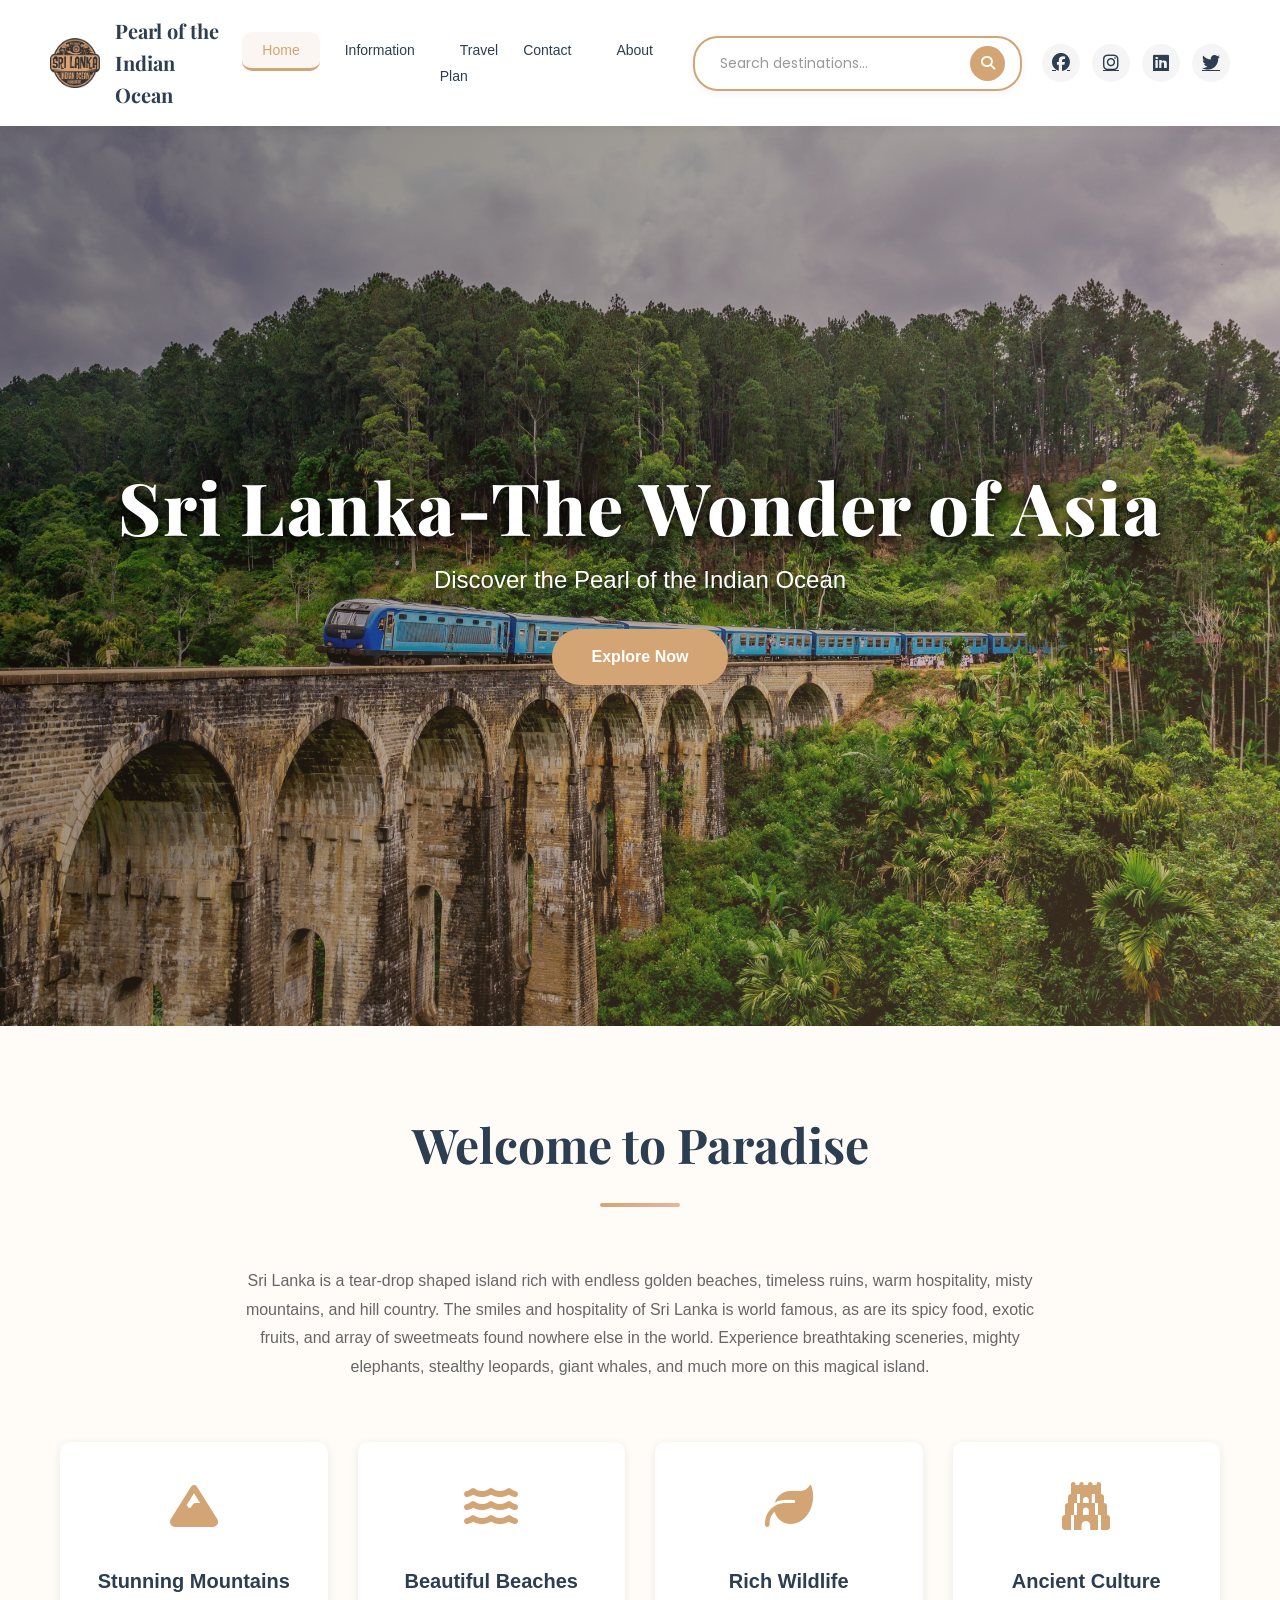
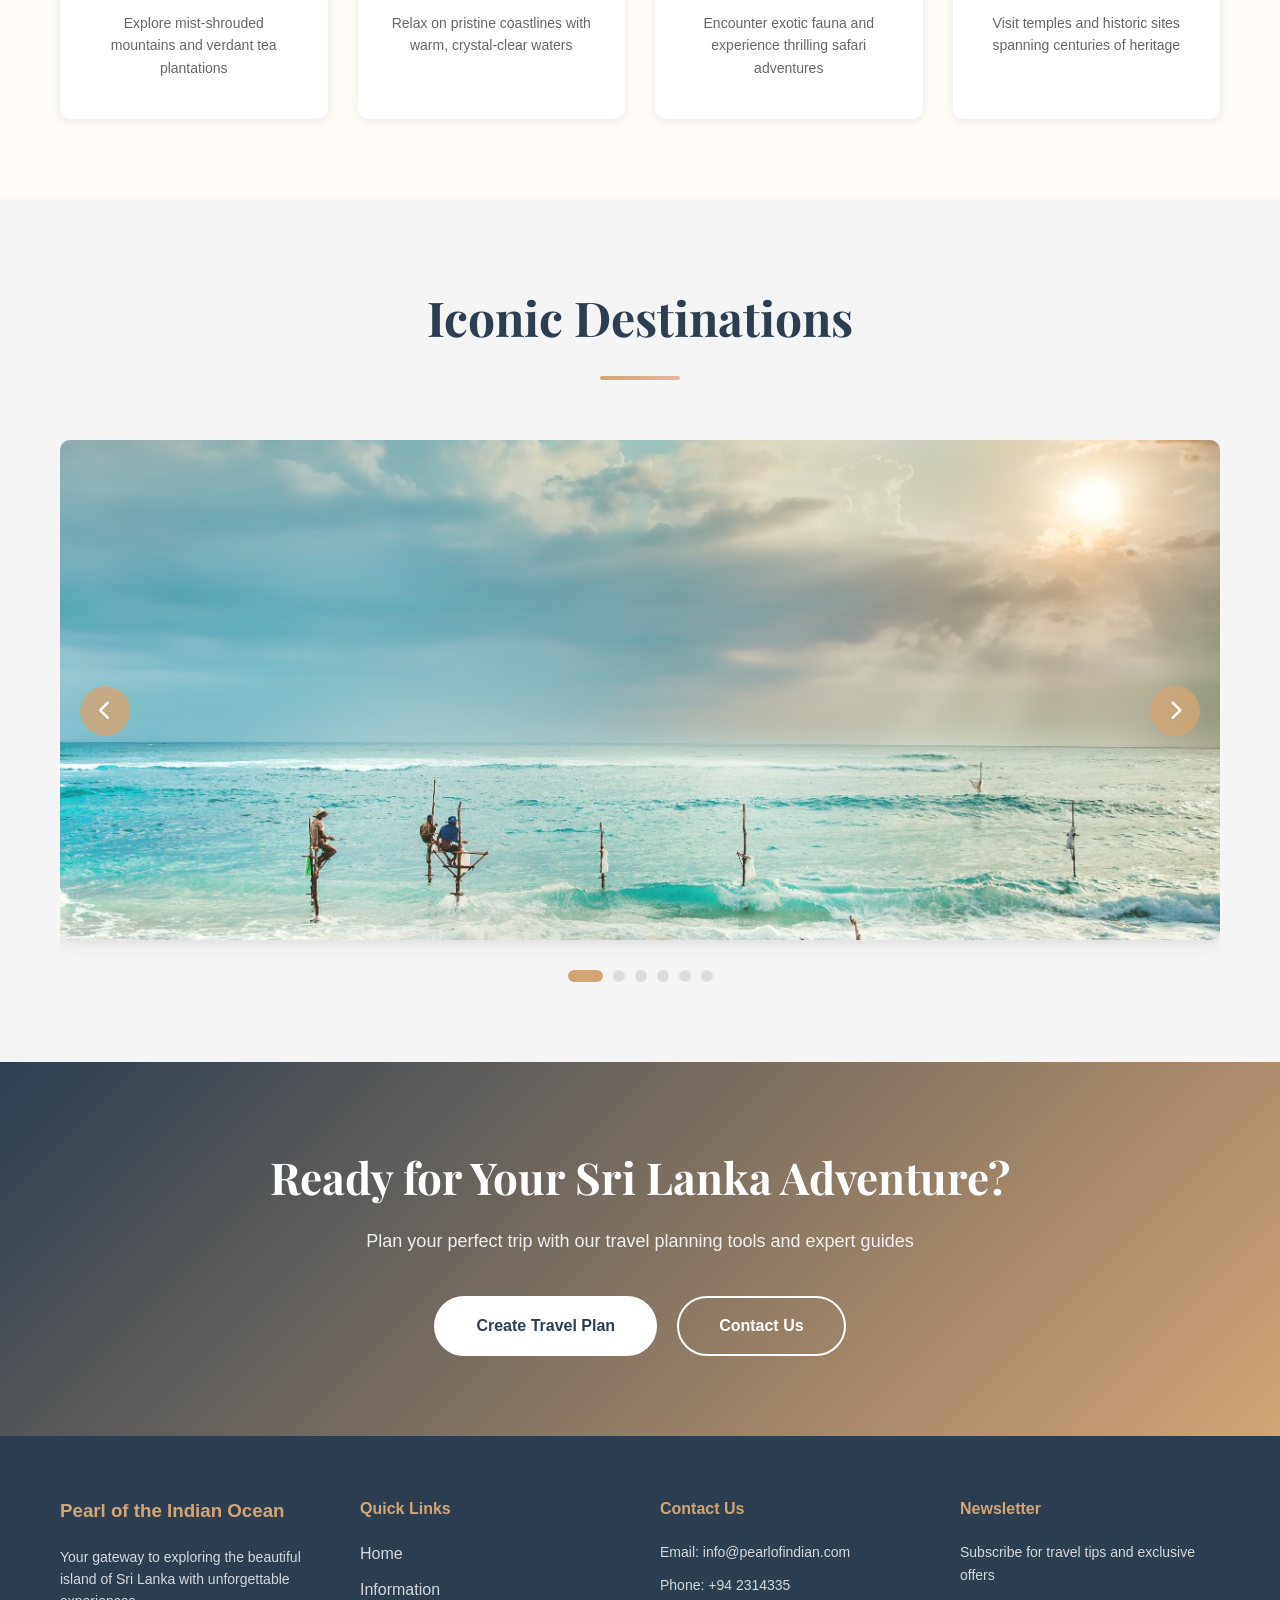
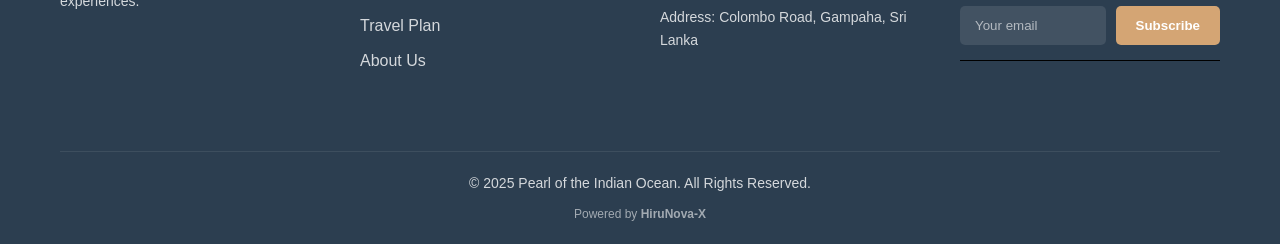
<file: index.html>
<!-- =====================================================
    PEARL OF THE INDIAN OCEAN - TOURISM WEBSITE
    Modern & Elegant Sri Lanka Tourism Portal
    ===================================================== -->
<!DOCTYPE html>
<html lang="en">
<head>
    <!-- SEO & Meta Information -->
    <meta charset="UTF-8">
    <meta http-equiv="X-UA-Compatible" content="IE=edge">
    <meta name="viewport" content="width=device-width, initial-scale=1.0">
    <meta name="description" content="Discover the paradise of Sri Lanka. Experience breathtaking beaches, ancient temples, and world-class tourism experiences.">
    <meta name="keywords" content="travel sri lanka, tourism, holidays, tours, sri lanka tourism, beach vacation, adventure">
    
    <!-- Stylesheets & Fonts -->
    <link href="https://fonts.googleapis.com/css2?family=Poppins:wght@300;400;500;600;700&family=Playfair+Display:wght@600;700&display=swap" rel="stylesheet">
    <link rel="stylesheet" href="https://cdnjs.cloudflare.com/ajax/libs/font-awesome/6.4.0/css/all.min.css">
    
    <!-- Page Title -->
    <title>Pearl of the Indian Ocean - Sri Lanka Tourism</title>
    
    <!-- CSS Files -->
    <link rel="stylesheet" href="styles.css" type="text/css">
    <link rel="stylesheet" href="footer.css">

    <!-- Global Styles -->
    <style>
        * {
            margin: 0;
            padding: 0;
            box-sizing: border-box;
        }
        /* Global body styling */
        body {
            font-family: 'Poppins', sans-serif;
            line-height: 1.6;
            color: #333;
            overflow-x: hidden;
        }
        /* Global text styling */
        html {
            scroll-behavior: smooth;
        }
    </style>
</head>
<body>
    <!-- ============================================
         HEADER & NAVIGATION SECTION
         ============================================ -->
    <header class="header">
        <!-- Brand Logo Section -->
        <div class="header-logo">
            <img src="./logo.png" alt="Pearl of the Indian Ocean Logo" class="logo-img">
            <h2 class="brand-name">Pearl of the Indian Ocean</h2>
        </div>
        <!-- Navigation Menu -->
        <nav class="navbar">
            <ul class="nav-menu">
                <li><a href="#home" class="nav-link active">Home</a></li>
                <li><a href="./information/Information.html" class="nav-link">Information</a></li>
                <li><a href="./ToDoList/ToDo List.html" class="nav-link">Travel Plan</a></li>
                <li><a href="./Contact Us/contactus.html" class="nav-link">Contact</a></li>
                <li><a href="./About/About Us.html" class="nav-link">About</a></li>
            </ul>
            <!-- Hamburger Menu Toggle for Mobile -->
            <div class="hamburger">
                <span></span>
                <span></span>
                <span></span>
            </div>
        </nav>
        <!-- Search Bar -->
        <div class="search-container">
            <input type="text" class="search-input" placeholder="Search destinations..." id="searchInput">
            <button class="search-btn"><i class="fas fa-search"></i></button>
        </div>
        <!-- Social Media Links -->
        <div class="header-social">
            <a href="https://www.facebook.com/" target="_blank" title="Facebook"><i class="fab fa-facebook"></i></a>
            <a href="https://www.instagram.com/" target="_blank" title="Instagram"><i class="fab fa-instagram"></i></a>
            <a href="https://www.linkedin.com/" target="_blank" title="LinkedIn"><i class="fab fa-linkedin"></i></a>
            <a href="https://twitter.com/" target="_blank" title="Twitter"><i class="fab fa-twitter"></i></a>
        </div>
    </header>

    <!-- ============================================
         HERO SECTION WITH BACKGROUND SLIDER
         ============================================ -->
    <section class="hero" id="home">
        <!-- Dynamic Background Image Slider -->
        <div class="hero-slider">
            <div class="hero-slide" style="background-image: url('./train.jpg')"></div>
            <div class="hero-slide" style="background-image: url('./img2.jpg')"></div>
            <div class="hero-slide" style="background-image: url('./img3.jpg')"></div>
            <div class="hero-slide" style="background-image: url('./img4.jpg')"></div>
            <div class="hero-slide" style="background-image: url('./img5.jpg')"></div>
            <div class="hero-slide" style="background-image: url('./img6.jpg')"></div>
        </div>
        <!-- Dark Overlay for Better Text Readability -->
        <div class="hero-overlay"></div>
        <!-- Hero Content -->
        <div class="hero-content">
            <h1 class="hero-title">Sri Lanka-The Wonder of Asia</h1>
            <p class="hero-subtitle">Discover the Pearl of the Indian Ocean</p>
            <a href="#about" class="cta-button">Explore Now</a>
        </div>
    </section>

    <!-- ============================================
         ABOUT SECTION - QUICK OVERVIEW
         ============================================ -->
    <section class="about-section" id="about">
        <div class="container">
            <div class="section-header">
                <h2 class="section-title">Welcome to Paradise</h2>
                <div class="divider"></div>
            </div>
            <p class="about-text">
                Sri Lanka is a tear-drop shaped island rich with endless golden beaches, timeless ruins, warm hospitality, 
                misty mountains, and hill country. The smiles and hospitality of Sri Lanka is world famous, as are its spicy 
                food, exotic fruits, and array of sweetmeats found nowhere else in the world. Experience breathtaking sceneries, 
                mighty elephants, stealthy leopards, giant whales, and much more on this magical island.
            </p>
            <!-- Feature Highlights -->
            <div class="features-grid">
                <div class="feature-card">
                    <i class="fas fa-mountain"></i>
                    <h3>Stunning Mountains</h3>
                    <p>Explore mist-shrouded mountains and verdant tea plantations</p>
                </div>
                <div class="feature-card">
                    <i class="fas fa-water"></i>
                    <h3>Beautiful Beaches</h3>
                    <p>Relax on pristine coastlines with warm, crystal-clear waters</p>
                </div>
                <div class="feature-card">
                    <i class="fas fa-leaf"></i>
                    <h3>Rich Wildlife</h3>
                    <p>Encounter exotic fauna and experience thrilling safari adventures</p>
                </div>
                <div class="feature-card">
                    <i class="fas fa-gopuram"></i>
                    <h3>Ancient Culture</h3>
                    <p>Visit temples and historic sites spanning centuries of heritage</p>
                </div>
            </div>
        </div>
    </section>

    <!-- ============================================
         IMAGE GALLERY / SLIDER SECTION
         ============================================ -->
    <section class="gallery-section" id="gallery">
        <div class="container">
            <div class="section-header">
                <h2 class="section-title">Iconic Destinations</h2>
                <div class="divider"></div>
            </div>
            <div class="image-slider">
                <div class="slider-container">
                    <div class="slides-wrapper">
                        <!-- Gallery Images -->
                        <div class="slide-item"><img src="./img2.jpg" alt="Sri Lanka Beach"></div>
                        <div class="slide-item"><img src="./img3.jpg" alt="Mountain View"></div>
                        <div class="slide-item"><img src="./img4.jpg" alt="Temple"></div>
                        <div class="slide-item"><img src="./img5.jpg" alt="Waterfall"></div>
                        <div class="slide-item"><img src="./img6.jpg" alt="Wildlife"></div>
                        <div class="slide-item"><img src="./img7.jpg" alt="Village"></div>
                    </div>
                </div>
                <!-- Navigation Buttons -->
                <button class="slider-btn prev" onclick="prevSlide()"><i class="fas fa-chevron-left"></i></button>
                <button class="slider-btn next" onclick="nextSlide()"><i class="fas fa-chevron-right"></i></button>
                <!-- Slider Indicators -->
                <div class="slider-indicators">
                    <span class="indicator active" onclick="goToSlide(0)"></span>
                    <span class="indicator" onclick="goToSlide(1)"></span>
                    <span class="indicator" onclick="goToSlide(2)"></span>
                    <span class="indicator" onclick="goToSlide(3)"></span>
                    <span class="indicator" onclick="goToSlide(4)"></span>
                    <span class="indicator" onclick="goToSlide(5)"></span>
                </div>
            </div>
        </div>
    </section>

    <!-- ============================================
         CALL TO ACTION SECTION
         ============================================ -->
    <section class="cta-section">
        <div class="container cta-content">
            <h2>Ready for Your Sri Lanka Adventure?</h2>
            <p>Plan your perfect trip with our travel planning tools and expert guides</p>
            <div class="cta-buttons">
                <a href="./ToDoList/ToDo List.html" class="btn btn-primary">Create Travel Plan</a>
                <a href="./Contact Us/contactus.html" class="btn btn-secondary">Contact Us</a>
            </div>
        </div>
    </section>

    <!-- ============================================
         FOOTER SECTION
         ============================================ -->
    <footer class="footer">
        <div class="container">
            <div class="footer-content">
                <!-- Footer Column 1: Brand Info -->
                <div class="footer-column">
                    <h3>Pearl of the Indian Ocean</h3>
                    <p>Your gateway to exploring the beautiful island of Sri Lanka with unforgettable experiences.</p>
                </div>
                <!-- Footer Column 2: Quick Links -->
                <div class="footer-column">
                    <h4>Quick Links</h4>
                    <ul>
                        <li><a href="#home">Home</a></li>
                        <li><a href="./information/Information.html">Information</a></li>
                        <li><a href="./ToDoList/ToDo List.html">Travel Plan</a></li>
                        <li><a href="./About/About Us.html">About Us</a></li>
                    </ul>
                </div>
                <!-- Footer Column 3: Contact Info -->
                <div class="footer-column">
                    <h4>Contact Us</h4>
                    <p>Email: info@pearlofindian.com</p>
                    <p>Phone: +94 2314335</p>
                    <p>Address: Colombo Road, Gampaha, Sri Lanka</p>
                </div>
                <!-- Footer Column 4: Newsletter -->
                <div class="footer-column">
                    <h4>Newsletter</h4>
                    <p>Subscribe for travel tips and exclusive offers</p>
                    <form class="newsletter-form" onsubmit="return handleNewsletter(event)">
                        <input type="email" placeholder="Your email" required>
                        <button type="submit">Subscribe</button>
                    </form>
                </div>
            </div>
            <!-- Copyright Section -->
            <div class="footer-bottom">
                <p>&copy; 2025 Pearl of the Indian Ocean. All Rights Reserved.</p>
                <p style="margin-top: 10px; font-size: 12px; opacity: 0.7;">Powered by <strong>HiruNova-X</strong></p>
            </div>
        </div>
    </footer>

    <!-- ============================================
         JAVASCRIPT - INTERACTIVE FUNCTIONS
         ============================================ -->
    <script>
        // ============ HERO SLIDER ANIMATION ============
        /* Auto-advance hero background images every 5 seconds */
        let currentSlide = 0;
        const heroSlides = document.querySelectorAll('.hero-slide');
        
        function changeHeroSlide() {
            heroSlides.forEach(slide => slide.classList.remove('active'));
            heroSlides[currentSlide].classList.add('active');
            currentSlide = (currentSlide + 1) % heroSlides.length;
        }
        setInterval(changeHeroSlide, 5000);

        // ============ IMAGE SLIDER FUNCTIONS ============
        /* Navigation for the image gallery slider */
        let currentImageSlide = 0;
        const totalImageSlides = document.querySelectorAll('.slide-item').length;

        /* Function to navigate to next slide */
        function nextSlide() {
            const slidesWrapper = document.querySelector('.slides-wrapper');
            currentImageSlide = (currentImageSlide + 1) % totalImageSlides;
            updateImageSlider();
        }

        /* Function to navigate to previous slide */
        function prevSlide() {
            const slidesWrapper = document.querySelector('.slides-wrapper');
            currentImageSlide = (currentImageSlide - 1 + totalImageSlides) % totalImageSlides;
            updateImageSlider();
        }

        /* Function to go to specific slide via indicator */
        function goToSlide(n) {
            currentImageSlide = n;
            updateImageSlider();
        }

        /* Function to update slider position and indicators */
        function updateImageSlider() {
            const slidesWrapper = document.querySelector('.slides-wrapper');
            const offset = -currentImageSlide * 100;
            slidesWrapper.style.transform = 'translateX(' + offset + '%)';
            
            document.querySelectorAll('.indicator').forEach((ind, index) => {
                ind.classList.toggle('active', index === currentImageSlide);
            });
        }

        // ============ HAMBURGER MENU TOGGLE ============
        /* Function to toggle mobile navigation menu */
        const hamburger = document.querySelector('.hamburger');
        const navMenu = document.querySelector('.nav-menu');

        hamburger.addEventListener('click', () => {
            navMenu.classList.toggle('active');
            hamburger.classList.toggle('active');
        });

        // ============ SMOOTH SCROLL & ACTIVE NAV LINK ============
        /* Update active navigation link on scroll */
        window.addEventListener('scroll', () => {
            const navLinks = document.querySelectorAll('.nav-link');
            navLinks.forEach(link => {
                const targetId = link.getAttribute('href').substring(1);
                const targetSection = document.getElementById(targetId);
                
                if (targetSection) {
                    const rect = targetSection.getBoundingClientRect();
                    if (rect.top <= 100 && rect.bottom >= 100) {
                        navLinks.forEach(l => l.classList.remove('active'));
                        link.classList.add('active');
                    }
                }
            });
            
            // Add background color to header on scroll
            if (window.scrollY > 50) {
                document.querySelector('.header').classList.add('scrolled');
            } else {
                document.querySelector('.header').classList.remove('scrolled');
            }
        });

        // ============ NEWSLETTER SUBSCRIPTION ============
        /* Handle newsletter form submission */
        function handleNewsletter(event) {
            event.preventDefault();
            const email = event.target.querySelector('input[type="email"]').value;
            alert('Thank you for subscribing! Newsletter sent to ' + email);
            event.target.reset();
            return false;
        }

        // ============ SEARCH FUNCTIONALITY ============
        /* Load and search Sri Lanka database */
        let sriLankaData = null;
        let searchResultsDropdown = null;

        // Load the Sri Lanka database on page load
        async function loadSriLankaDatabase() {
            try {
                const response = await fetch('./sri-lanka-database.json');
                sriLankaData = await response.json();
            } catch (error) {
                console.log('Database loaded from fallback');
            }
        }

        // Create search results dropdown
        function createSearchDropdown() {
            const container = document.querySelector('.search-container');
            const dropdown = document.createElement('div');
            dropdown.id = 'searchResults';
            dropdown.style.cssText = `
                position: absolute;
                top: 100%;
                left: 0;
                right: 0;
                background: white;
                border: 1px solid #ddd;
                border-radius: 8px;
                max-height: 450px;
                overflow-y: auto;
                margin-top: 5px;
                box-shadow: 0 4px 15px rgba(0,0,0,0.1);
                display: none;
                z-index: 2000;
            `;
            container.style.position = 'relative';
            container.appendChild(dropdown);
            return dropdown;
        }

        // Search function - Show only 6 results
        function searchDestinations(query) {
            if (!sriLankaData || query.trim().length === 0) {
                searchResultsDropdown.style.display = 'none';
                return;
            }

            const results = [];
            const searchLower = query.toLowerCase();

            sriLankaData.provinces.forEach(province => {
                // Search in province name
                if (province.name.toLowerCase().includes(searchLower) && results.length < 6) {
                    results.push({
                        name: province.name,
                        type: 'Province',
                        capital: province.capital,
                        photos: [],
                        isProvince: true
                    });
                }
                
                // Search in places
                if (province.places) {
                    province.places.forEach(place => {
                        if (results.length < 6 && (place.name.toLowerCase().includes(searchLower) || 
                            place.description.toLowerCase().includes(searchLower))) {
                            results.push({
                                name: place.name,
                                type: 'Place',
                                province: province.name,
                                description: place.description,
                                category: place.category,
                                photos: place.photos || [],
                                isProvince: false
                            });
                        }
                    });
                }
            });

            displaySearchResults(results);
        }

        // Display search results - Limited to 6
        function displaySearchResults(results) {
            searchResultsDropdown.innerHTML = '';

            if (results.length === 0) {
                searchResultsDropdown.innerHTML = '<div style="padding: 15px; color: #666;"><i class="fas fa-search"></i> No destinations found</div>';
                searchResultsDropdown.style.display = 'block';
                return;
            }

            results.slice(0, 6).forEach((result, index) => {
                const item = document.createElement('div');
                item.style.cssText = `
                    padding: 12px 15px;
                    border-bottom: 1px solid #f0f0f0;
                    cursor: pointer;
                    transition: background-color 0.2s;
                    display: flex;
                    align-items: center;
                    gap: 12px;
                `;
                item.onmouseover = () => item.style.backgroundColor = '#f9f9f9';
                item.onmouseout = () => item.style.backgroundColor = 'transparent';

                let icon = result.isProvince ? 'fas fa-map' : 'fas fa-map-pin';
                let displayHTML = '';

                if (result.isProvince) {
                    displayHTML = `<i class="${icon}" style="color: #D4A574; font-size: 18px;"></i>
                    <div>
                        <strong style="color: #D4A574;">${result.name}</strong><br>
                        <small style="color: #999;">Capital: ${result.capital}</small>
                    </div>`;
                } else {
                    displayHTML = `<i class="${icon}" style="color: #D4A574; font-size: 18px;"></i>
                    <div>
                        <strong>${result.name}</strong><br>
                        <small style="color: #D4A574;">${result.category} • ${result.province}</small>
                    </div>`;
                }

                item.innerHTML = displayHTML;

                item.addEventListener('click', () => {
                    // Navigate to search results page with destination query
                    window.location.href = `./search-results.html?destination=${encodeURIComponent(result.name)}`;
                });

                searchResultsDropdown.appendChild(item);
            });

            // Add "See all results" message if more than 6 matches found
            if (results.length > 6) {
                const seeMore = document.createElement('div');
                seeMore.style.cssText = `padding: 10px 15px; text-align: center; color: #D4A574; font-size: 12px; font-weight: 600;`;
                seeMore.innerHTML = `Showing 6 of ${results.length} results`;
                searchResultsDropdown.appendChild(seeMore);
            }

            searchResultsDropdown.style.display = 'block';
        }

        // Search input event listener
        const searchInput = document.getElementById('searchInput');
        searchInput.addEventListener('input', (e) => {
            searchDestinations(e.target.value);
        });

        searchInput.addEventListener('keypress', (e) => {
            if (e.key === 'Enter') {
                const searchTerm = e.target.value.trim();
                if (searchTerm.length > 0) {
                    window.location.href = `./search-results.html?destination=${encodeURIComponent(searchTerm)}`;
                }
            }
        });

        // Close dropdown when clicking outside
        document.addEventListener('click', (e) => {
            if (!e.target.closest('.search-container')) {
                if (searchResultsDropdown) {
                    searchResultsDropdown.style.display = 'none';
                }
            }
        });

        // Initialize search on page load
        window.addEventListener('load', () => {
            loadSriLankaDatabase().then(() => {
                searchResultsDropdown = createSearchDropdown();
            });
        });

        // ============ MOBILE MENU CLOSE ON LINK CLICK ============
        /* Close mobile menu when navigation link is clicked */
        document.querySelectorAll('.nav-link').forEach(link => {
            link.addEventListener('click', () => {
                if (navMenu.classList.contains('active')) {
                    navMenu.classList.remove('active');
                    hamburger.classList.remove('active');
                }
            });
        });

        // ============ INITIALIZE PAGE ============
        /* Set first hero slide as active on page load */
        window.addEventListener('load', () => {
            if (heroSlides.length > 0) {
                heroSlides[0].classList.add('active');
            }
        });
    </script>
</body>
</html>
</file>
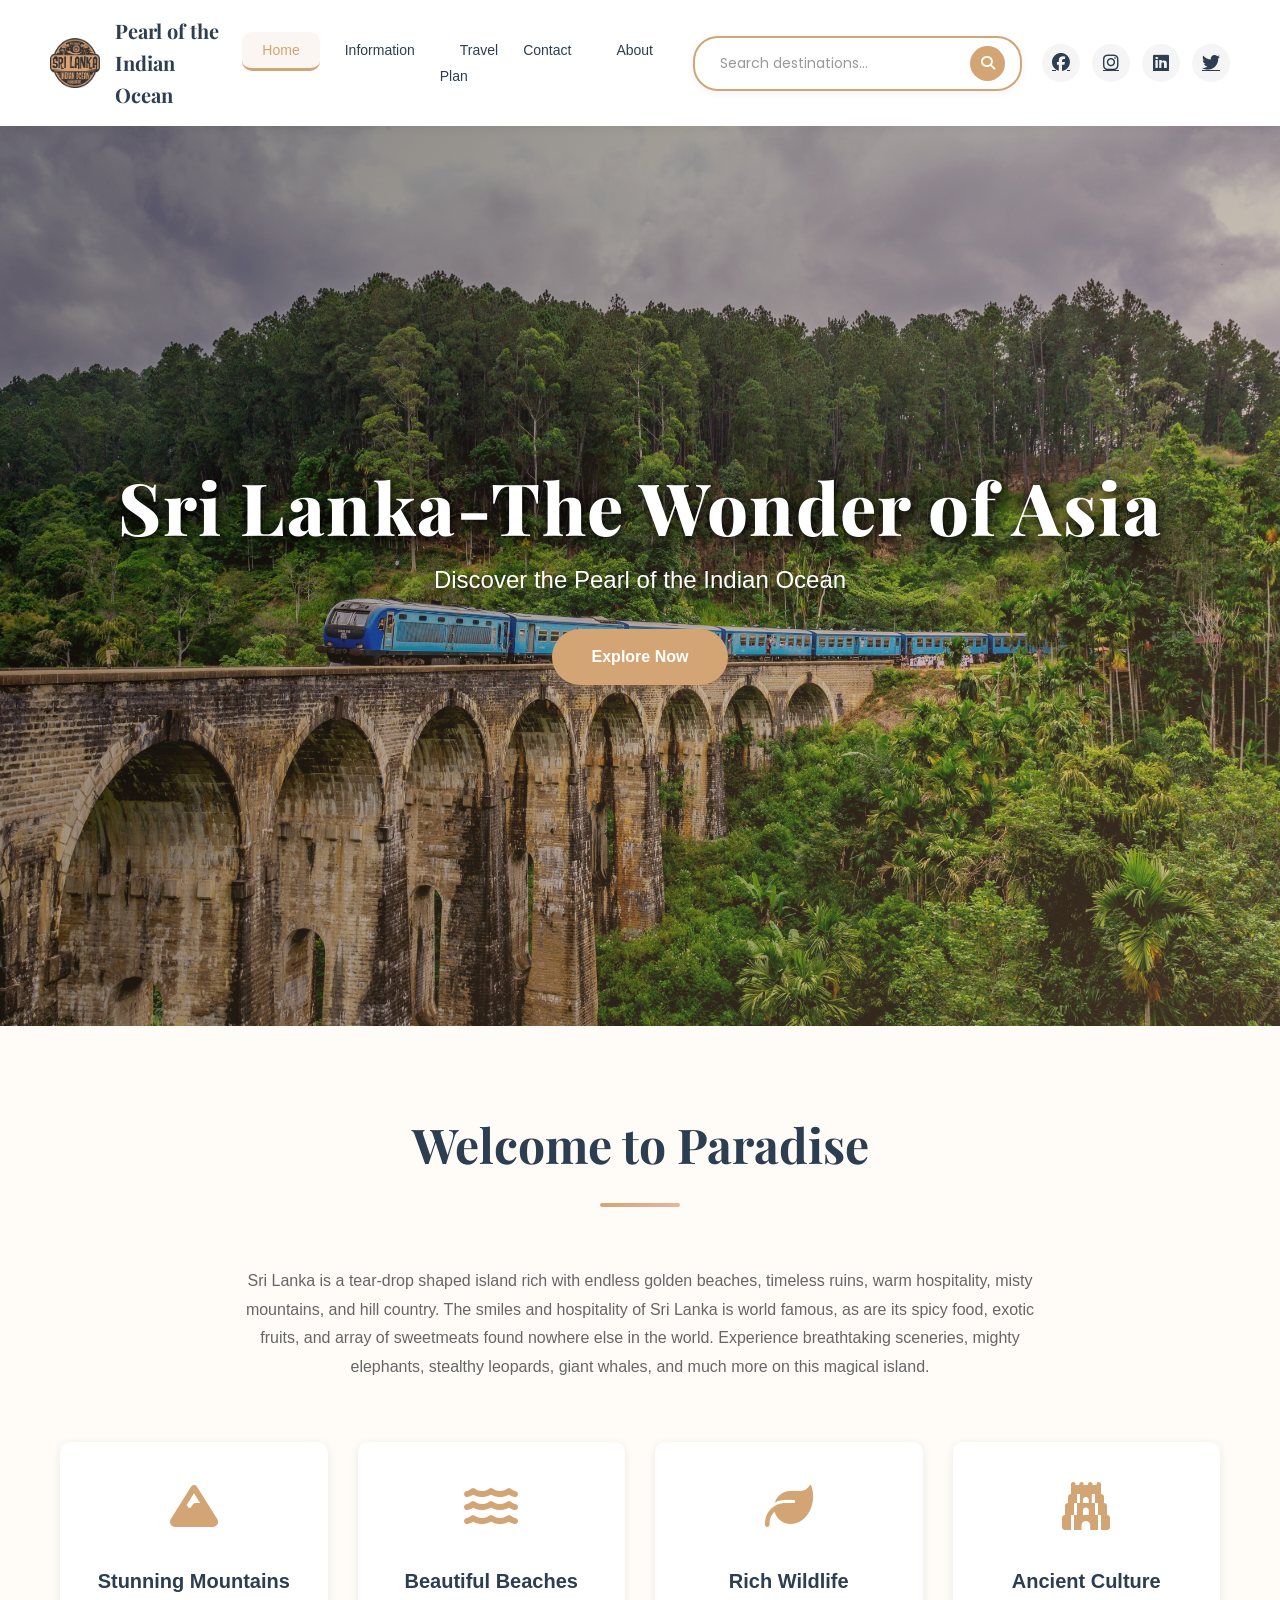
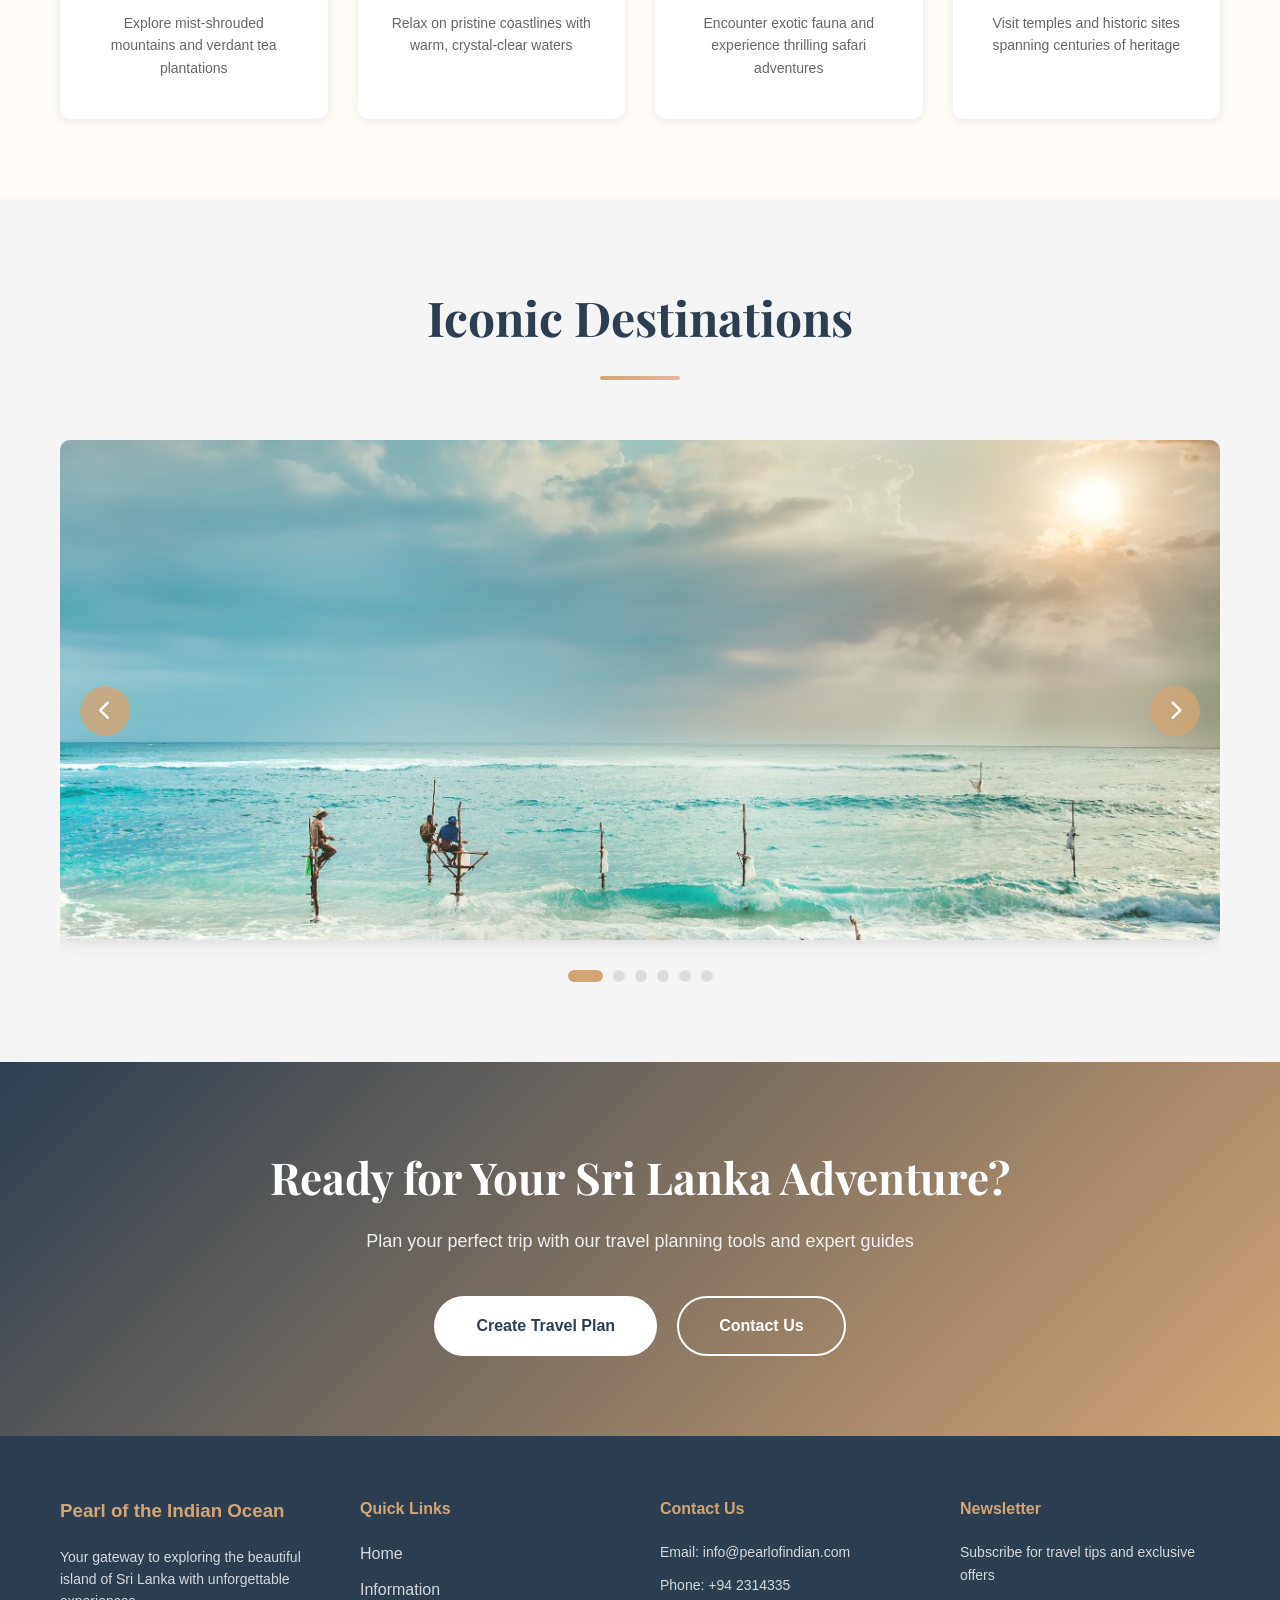
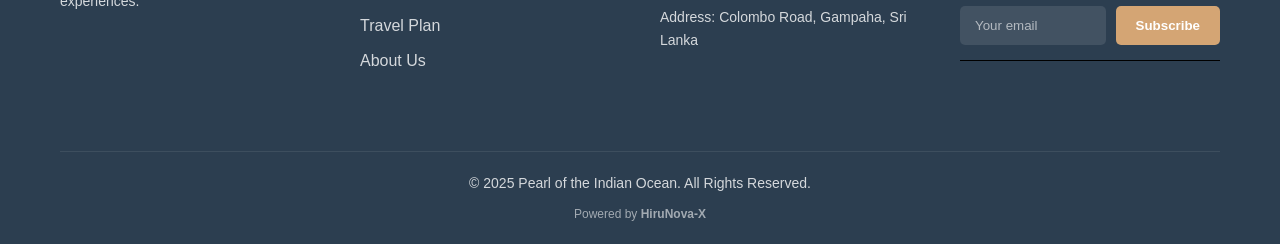
<file: Home page.html>
<!-- =====================================================
    PEARL OF THE INDIAN OCEAN - TOURISM WEBSITE
    Modern & Elegant Sri Lanka Tourism Portal
    ===================================================== -->
<!DOCTYPE html>
<html lang="en">
<head>
    <!-- SEO & Meta Information -->
    <meta charset="UTF-8">
    <meta http-equiv="X-UA-Compatible" content="IE=edge">
    <meta name="viewport" content="width=device-width, initial-scale=1.0">
    <meta name="description" content="Discover the paradise of Sri Lanka. Experience breathtaking beaches, ancient temples, and world-class tourism experiences.">
    <meta name="keywords" content="travel sri lanka, tourism, holidays, tours, sri lanka tourism, beach vacation, adventure">
    
    <!-- Stylesheets & Fonts -->
    <link href="https://fonts.googleapis.com/css2?family=Poppins:wght@300;400;500;600;700&family=Playfair+Display:wght@600;700&display=swap" rel="stylesheet">
    <link rel="stylesheet" href="https://cdnjs.cloudflare.com/ajax/libs/font-awesome/6.4.0/css/all.min.css">
    
    <!-- Page Title -->
    <title>Pearl of the Indian Ocean - Sri Lanka Tourism</title>
    
    <!-- CSS Files -->
    <link rel="stylesheet" href="Home page.css" type="text/css">
    <link rel="stylesheet" href="footer.css">

    <!-- Global Styles -->
    <style>
        * {
            margin: 0;
            padding: 0;
            box-sizing: border-box;
        }
        /* Global body styling */
        body {
            font-family: 'Poppins', sans-serif;
            line-height: 1.6;
            color: #333;
            overflow-x: hidden;
        }
        /* Global text styling */
        html {
            scroll-behavior: smooth;
        }
    </style>
</head>
<body>
    <!-- ============================================
         HEADER & NAVIGATION SECTION
         ============================================ -->
    <header class="header">
        <!-- Brand Logo Section -->
        <div class="header-logo">
            <img src="./logo.png" alt="Pearl of the Indian Ocean Logo" class="logo-img">
            <h2 class="brand-name">Pearl of the Indian Ocean</h2>
        </div>
        <!-- Navigation Menu -->
        <nav class="navbar">
            <ul class="nav-menu">
                <li><a href="#home" class="nav-link active">Home</a></li>
                <li><a href="./information/Information.html" class="nav-link">Information</a></li>
                <li><a href="./ToDoList/ToDo List.html" class="nav-link">Travel Plan</a></li>
                <li><a href="./Contact Us/contactus.html" class="nav-link">Contact</a></li>
                <li><a href="./About/About Us.html" class="nav-link">About</a></li>
            </ul>
            <!-- Hamburger Menu Toggle for Mobile -->
            <div class="hamburger">
                <span></span>
                <span></span>
                <span></span>
            </div>
        </nav>
        <!-- Search Bar -->
        <div class="search-container">
            <input type="text" class="search-input" placeholder="Search destinations..." id="searchInput">
            <button class="search-btn"><i class="fas fa-search"></i></button>
        </div>
        <!-- Social Media Links -->
        <div class="header-social">
            <a href="https://www.facebook.com/" target="_blank" title="Facebook"><i class="fab fa-facebook"></i></a>
            <a href="https://www.instagram.com/" target="_blank" title="Instagram"><i class="fab fa-instagram"></i></a>
            <a href="https://www.linkedin.com/" target="_blank" title="LinkedIn"><i class="fab fa-linkedin"></i></a>
            <a href="https://twitter.com/" target="_blank" title="Twitter"><i class="fab fa-twitter"></i></a>
        </div>
    </header>

    <!-- ============================================
         HERO SECTION WITH BACKGROUND SLIDER
         ============================================ -->
    <section class="hero" id="home">
        <!-- Dynamic Background Image Slider -->
        <div class="hero-slider">
            <div class="hero-slide" style="background-image: url('./train.jpg')"></div>
            <div class="hero-slide" style="background-image: url('./img2.jpg')"></div>
            <div class="hero-slide" style="background-image: url('./img3.jpg')"></div>
            <div class="hero-slide" style="background-image: url('./img4.jpg')"></div>
            <div class="hero-slide" style="background-image: url('./img5.jpg')"></div>
            <div class="hero-slide" style="background-image: url('./img6.jpg')"></div>
        </div>
        <!-- Dark Overlay for Better Text Readability -->
        <div class="hero-overlay"></div>
        <!-- Hero Content -->
        <div class="hero-content">
            <h1 class="hero-title">Sri Lanka-The Wonder of Asia</h1>
            <p class="hero-subtitle">Discover the Pearl of the Indian Ocean</p>
            <a href="#about" class="cta-button">Explore Now</a>
        </div>
    </section>

    <!-- ============================================
         ABOUT SECTION - QUICK OVERVIEW
         ============================================ -->
    <section class="about-section" id="about">
        <div class="container">
            <div class="section-header">
                <h2 class="section-title">Welcome to Paradise</h2>
                <div class="divider"></div>
            </div>
            <p class="about-text">
                Sri Lanka is a tear-drop shaped island rich with endless golden beaches, timeless ruins, warm hospitality, 
                misty mountains, and hill country. The smiles and hospitality of Sri Lanka is world famous, as are its spicy 
                food, exotic fruits, and array of sweetmeats found nowhere else in the world. Experience breathtaking sceneries, 
                mighty elephants, stealthy leopards, giant whales, and much more on this magical island.
            </p>
            <!-- Feature Highlights -->
            <div class="features-grid">
                <div class="feature-card">
                    <i class="fas fa-mountain"></i>
                    <h3>Stunning Mountains</h3>
                    <p>Explore mist-shrouded mountains and verdant tea plantations</p>
                </div>
                <div class="feature-card">
                    <i class="fas fa-water"></i>
                    <h3>Beautiful Beaches</h3>
                    <p>Relax on pristine coastlines with warm, crystal-clear waters</p>
                </div>
                <div class="feature-card">
                    <i class="fas fa-leaf"></i>
                    <h3>Rich Wildlife</h3>
                    <p>Encounter exotic fauna and experience thrilling safari adventures</p>
                </div>
                <div class="feature-card">
                    <i class="fas fa-gopuram"></i>
                    <h3>Ancient Culture</h3>
                    <p>Visit temples and historic sites spanning centuries of heritage</p>
                </div>
            </div>
        </div>
    </section>

    <!-- ============================================
         IMAGE GALLERY / SLIDER SECTION
         ============================================ -->
    <section class="gallery-section" id="gallery">
        <div class="container">
            <div class="section-header">
                <h2 class="section-title">Iconic Destinations</h2>
                <div class="divider"></div>
            </div>
            <div class="image-slider">
                <div class="slider-container">
                    <div class="slides-wrapper">
                        <!-- Gallery Images -->
                        <div class="slide-item"><img src="./img2.jpg" alt="Sri Lanka Beach"></div>
                        <div class="slide-item"><img src="./img3.jpg" alt="Mountain View"></div>
                        <div class="slide-item"><img src="./img4.jpg" alt="Temple"></div>
                        <div class="slide-item"><img src="./img5.jpg" alt="Waterfall"></div>
                        <div class="slide-item"><img src="./img6.jpg" alt="Wildlife"></div>
                        <div class="slide-item"><img src="./img7.jpg" alt="Village"></div>
                    </div>
                </div>
                <!-- Navigation Buttons -->
                <button class="slider-btn prev" onclick="prevSlide()"><i class="fas fa-chevron-left"></i></button>
                <button class="slider-btn next" onclick="nextSlide()"><i class="fas fa-chevron-right"></i></button>
                <!-- Slider Indicators -->
                <div class="slider-indicators">
                    <span class="indicator active" onclick="goToSlide(0)"></span>
                    <span class="indicator" onclick="goToSlide(1)"></span>
                    <span class="indicator" onclick="goToSlide(2)"></span>
                    <span class="indicator" onclick="goToSlide(3)"></span>
                    <span class="indicator" onclick="goToSlide(4)"></span>
                    <span class="indicator" onclick="goToSlide(5)"></span>
                </div>
            </div>
        </div>
    </section>

    <!-- ============================================
         CALL TO ACTION SECTION
         ============================================ -->
    <section class="cta-section">
        <div class="container cta-content">
            <h2>Ready for Your Sri Lanka Adventure?</h2>
            <p>Plan your perfect trip with our travel planning tools and expert guides</p>
            <div class="cta-buttons">
                <a href="./ToDoList/ToDo List.html" class="btn btn-primary">Create Travel Plan</a>
                <a href="./Contact Us/contactus.html" class="btn btn-secondary">Contact Us</a>
            </div>
        </div>
    </section>

    <!-- ============================================
         FOOTER SECTION
         ============================================ -->
    <footer class="footer">
        <div class="container">
            <div class="footer-content">
                <!-- Footer Column 1: Brand Info -->
                <div class="footer-column">
                    <h3>Pearl of the Indian Ocean</h3>
                    <p>Your gateway to exploring the beautiful island of Sri Lanka with unforgettable experiences.</p>
                </div>
                <!-- Footer Column 2: Quick Links -->
                <div class="footer-column">
                    <h4>Quick Links</h4>
                    <ul>
                        <li><a href="#home">Home</a></li>
                        <li><a href="./information/Information.html">Information</a></li>
                        <li><a href="./ToDoList/ToDo List.html">Travel Plan</a></li>
                        <li><a href="./About/About Us.html">About Us</a></li>
                    </ul>
                </div>
                <!-- Footer Column 3: Contact Info -->
                <div class="footer-column">
                    <h4>Contact Us</h4>
                    <p>Email: info@pearlofindian.com</p>
                    <p>Phone: +94 2314335</p>
                    <p>Address: Colombo Road, Gampaha, Sri Lanka</p>
                </div>
                <!-- Footer Column 4: Newsletter -->
                <div class="footer-column">
                    <h4>Newsletter</h4>
                    <p>Subscribe for travel tips and exclusive offers</p>
                    <form class="newsletter-form" onsubmit="return handleNewsletter(event)">
                        <input type="email" placeholder="Your email" required>
                        <button type="submit">Subscribe</button>
                    </form>
                </div>
            </div>
            <!-- Copyright Section -->
            <div class="footer-bottom">
                <p>&copy; 2025 Pearl of the Indian Ocean. All Rights Reserved.</p>
                <p style="margin-top: 10px; font-size: 12px; opacity: 0.7;">Powered by <strong>HiruNova-X</strong></p>
            </div>
        </div>
    </footer>

    <!-- ============================================
         JAVASCRIPT - INTERACTIVE FUNCTIONS
         ============================================ -->
    <script>
        // ============ HERO SLIDER ANIMATION ============
        /* Auto-advance hero background images every 5 seconds */
        let currentSlide = 0;
        const heroSlides = document.querySelectorAll('.hero-slide');
        
        function changeHeroSlide() {
            heroSlides.forEach(slide => slide.classList.remove('active'));
            heroSlides[currentSlide].classList.add('active');
            currentSlide = (currentSlide + 1) % heroSlides.length;
        }
        setInterval(changeHeroSlide, 5000);

        // ============ IMAGE SLIDER FUNCTIONS ============
        /* Navigation for the image gallery slider */
        let currentImageSlide = 0;
        const totalImageSlides = document.querySelectorAll('.slide-item').length;

        /* Function to navigate to next slide */
        function nextSlide() {
            const slidesWrapper = document.querySelector('.slides-wrapper');
            currentImageSlide = (currentImageSlide + 1) % totalImageSlides;
            updateImageSlider();
        }

        /* Function to navigate to previous slide */
        function prevSlide() {
            const slidesWrapper = document.querySelector('.slides-wrapper');
            currentImageSlide = (currentImageSlide - 1 + totalImageSlides) % totalImageSlides;
            updateImageSlider();
        }

        /* Function to go to specific slide via indicator */
        function goToSlide(n) {
            currentImageSlide = n;
            updateImageSlider();
        }

        /* Function to update slider position and indicators */
        function updateImageSlider() {
            const slidesWrapper = document.querySelector('.slides-wrapper');
            const offset = -currentImageSlide * 100;
            slidesWrapper.style.transform = 'translateX(' + offset + '%)';
            
            document.querySelectorAll('.indicator').forEach((ind, index) => {
                ind.classList.toggle('active', index === currentImageSlide);
            });
        }

        // ============ HAMBURGER MENU TOGGLE ============
        /* Function to toggle mobile navigation menu */
        const hamburger = document.querySelector('.hamburger');
        const navMenu = document.querySelector('.nav-menu');

        hamburger.addEventListener('click', () => {
            navMenu.classList.toggle('active');
            hamburger.classList.toggle('active');
        });

        // ============ SMOOTH SCROLL & ACTIVE NAV LINK ============
        /* Update active navigation link on scroll */
        window.addEventListener('scroll', () => {
            const navLinks = document.querySelectorAll('.nav-link');
            navLinks.forEach(link => {
                const targetId = link.getAttribute('href').substring(1);
                const targetSection = document.getElementById(targetId);
                
                if (targetSection) {
                    const rect = targetSection.getBoundingClientRect();
                    if (rect.top <= 100 && rect.bottom >= 100) {
                        navLinks.forEach(l => l.classList.remove('active'));
                        link.classList.add('active');
                    }
                }
            });
            
            // Add background color to header on scroll
            if (window.scrollY > 50) {
                document.querySelector('.header').classList.add('scrolled');
            } else {
                document.querySelector('.header').classList.remove('scrolled');
            }
        });

        // ============ NEWSLETTER SUBSCRIPTION ============
        /* Handle newsletter form submission */
        function handleNewsletter(event) {
            event.preventDefault();
            const email = event.target.querySelector('input[type="email"]').value;
            alert('Thank you for subscribing! Newsletter sent to ' + email);
            event.target.reset();
            return false;
        }

        // ============ SEARCH FUNCTIONALITY ============
        /* Load and search Sri Lanka database */
        let sriLankaData = null;
        let searchResultsDropdown = null;

        // Load the Sri Lanka database on page load
        async function loadSriLankaDatabase() {
            try {
                const response = await fetch('./sri-lanka-database.json');
                sriLankaData = await response.json();
            } catch (error) {
                console.log('Database loaded from fallback');
            }
        }

        // Create search results dropdown
        function createSearchDropdown() {
            const container = document.querySelector('.search-container');
            const dropdown = document.createElement('div');
            dropdown.id = 'searchResults';
            dropdown.style.cssText = `
                position: absolute;
                top: 100%;
                left: 0;
                right: 0;
                background: white;
                border: 1px solid #ddd;
                border-radius: 8px;
                max-height: 450px;
                overflow-y: auto;
                margin-top: 5px;
                box-shadow: 0 4px 15px rgba(0,0,0,0.1);
                display: none;
                z-index: 2000;
            `;
            container.style.position = 'relative';
            container.appendChild(dropdown);
            return dropdown;
        }

        // Search function - Show only 6 results
        function searchDestinations(query) {
            if (!sriLankaData || query.trim().length === 0) {
                searchResultsDropdown.style.display = 'none';
                return;
            }

            const results = [];
            const searchLower = query.toLowerCase();

            sriLankaData.provinces.forEach(province => {
                // Search in province name
                if (province.name.toLowerCase().includes(searchLower) && results.length < 6) {
                    results.push({
                        name: province.name,
                        type: 'Province',
                        capital: province.capital,
                        photos: [],
                        isProvince: true
                    });
                }
                
                // Search in places
                if (province.places) {
                    province.places.forEach(place => {
                        if (results.length < 6 && (place.name.toLowerCase().includes(searchLower) || 
                            place.description.toLowerCase().includes(searchLower))) {
                            results.push({
                                name: place.name,
                                type: 'Place',
                                province: province.name,
                                description: place.description,
                                category: place.category,
                                photos: place.photos || [],
                                isProvince: false
                            });
                        }
                    });
                }
            });

            displaySearchResults(results);
        }

        // Display search results - Limited to 6
        function displaySearchResults(results) {
            searchResultsDropdown.innerHTML = '';

            if (results.length === 0) {
                searchResultsDropdown.innerHTML = '<div style="padding: 15px; color: #666;"><i class="fas fa-search"></i> No destinations found</div>';
                searchResultsDropdown.style.display = 'block';
                return;
            }

            results.slice(0, 6).forEach((result, index) => {
                const item = document.createElement('div');
                item.style.cssText = `
                    padding: 12px 15px;
                    border-bottom: 1px solid #f0f0f0;
                    cursor: pointer;
                    transition: background-color 0.2s;
                    display: flex;
                    align-items: center;
                    gap: 12px;
                `;
                item.onmouseover = () => item.style.backgroundColor = '#f9f9f9';
                item.onmouseout = () => item.style.backgroundColor = 'transparent';

                let icon = result.isProvince ? 'fas fa-map' : 'fas fa-map-pin';
                let displayHTML = '';

                if (result.isProvince) {
                    displayHTML = `<i class="${icon}" style="color: #D4A574; font-size: 18px;"></i>
                    <div>
                        <strong style="color: #D4A574;">${result.name}</strong><br>
                        <small style="color: #999;">Capital: ${result.capital}</small>
                    </div>`;
                } else {
                    displayHTML = `<i class="${icon}" style="color: #D4A574; font-size: 18px;"></i>
                    <div>
                        <strong>${result.name}</strong><br>
                        <small style="color: #D4A574;">${result.category} • ${result.province}</small>
                    </div>`;
                }

                item.innerHTML = displayHTML;

                item.addEventListener('click', () => {
                    // Navigate to search results page with destination query
                    window.location.href = `./search-results.html?destination=${encodeURIComponent(result.name)}`;
                });

                searchResultsDropdown.appendChild(item);
            });

            // Add "See all results" message if more than 6 matches found
            if (results.length > 6) {
                const seeMore = document.createElement('div');
                seeMore.style.cssText = `padding: 10px 15px; text-align: center; color: #D4A574; font-size: 12px; font-weight: 600;`;
                seeMore.innerHTML = `Showing 6 of ${results.length} results`;
                searchResultsDropdown.appendChild(seeMore);
            }

            searchResultsDropdown.style.display = 'block';
        }

        // Search input event listener
        const searchInput = document.getElementById('searchInput');
        searchInput.addEventListener('input', (e) => {
            searchDestinations(e.target.value);
        });

        searchInput.addEventListener('keypress', (e) => {
            if (e.key === 'Enter') {
                const searchTerm = e.target.value.trim();
                if (searchTerm.length > 0) {
                    window.location.href = `./search-results.html?destination=${encodeURIComponent(searchTerm)}`;
                }
            }
        });

        // Close dropdown when clicking outside
        document.addEventListener('click', (e) => {
            if (!e.target.closest('.search-container')) {
                if (searchResultsDropdown) {
                    searchResultsDropdown.style.display = 'none';
                }
            }
        });

        // Initialize search on page load
        window.addEventListener('load', () => {
            loadSriLankaDatabase().then(() => {
                searchResultsDropdown = createSearchDropdown();
            });
        });

        // ============ MOBILE MENU CLOSE ON LINK CLICK ============
        /* Close mobile menu when navigation link is clicked */
        document.querySelectorAll('.nav-link').forEach(link => {
            link.addEventListener('click', () => {
                if (navMenu.classList.contains('active')) {
                    navMenu.classList.remove('active');
                    hamburger.classList.remove('active');
                }
            });
        });

        // ============ INITIALIZE PAGE ============
        /* Set first hero slide as active on page load */
        window.addEventListener('load', () => {
            if (heroSlides.length > 0) {
                heroSlides[0].classList.add('active');
            }
        });
    </script>
</body>
</html>
</file>
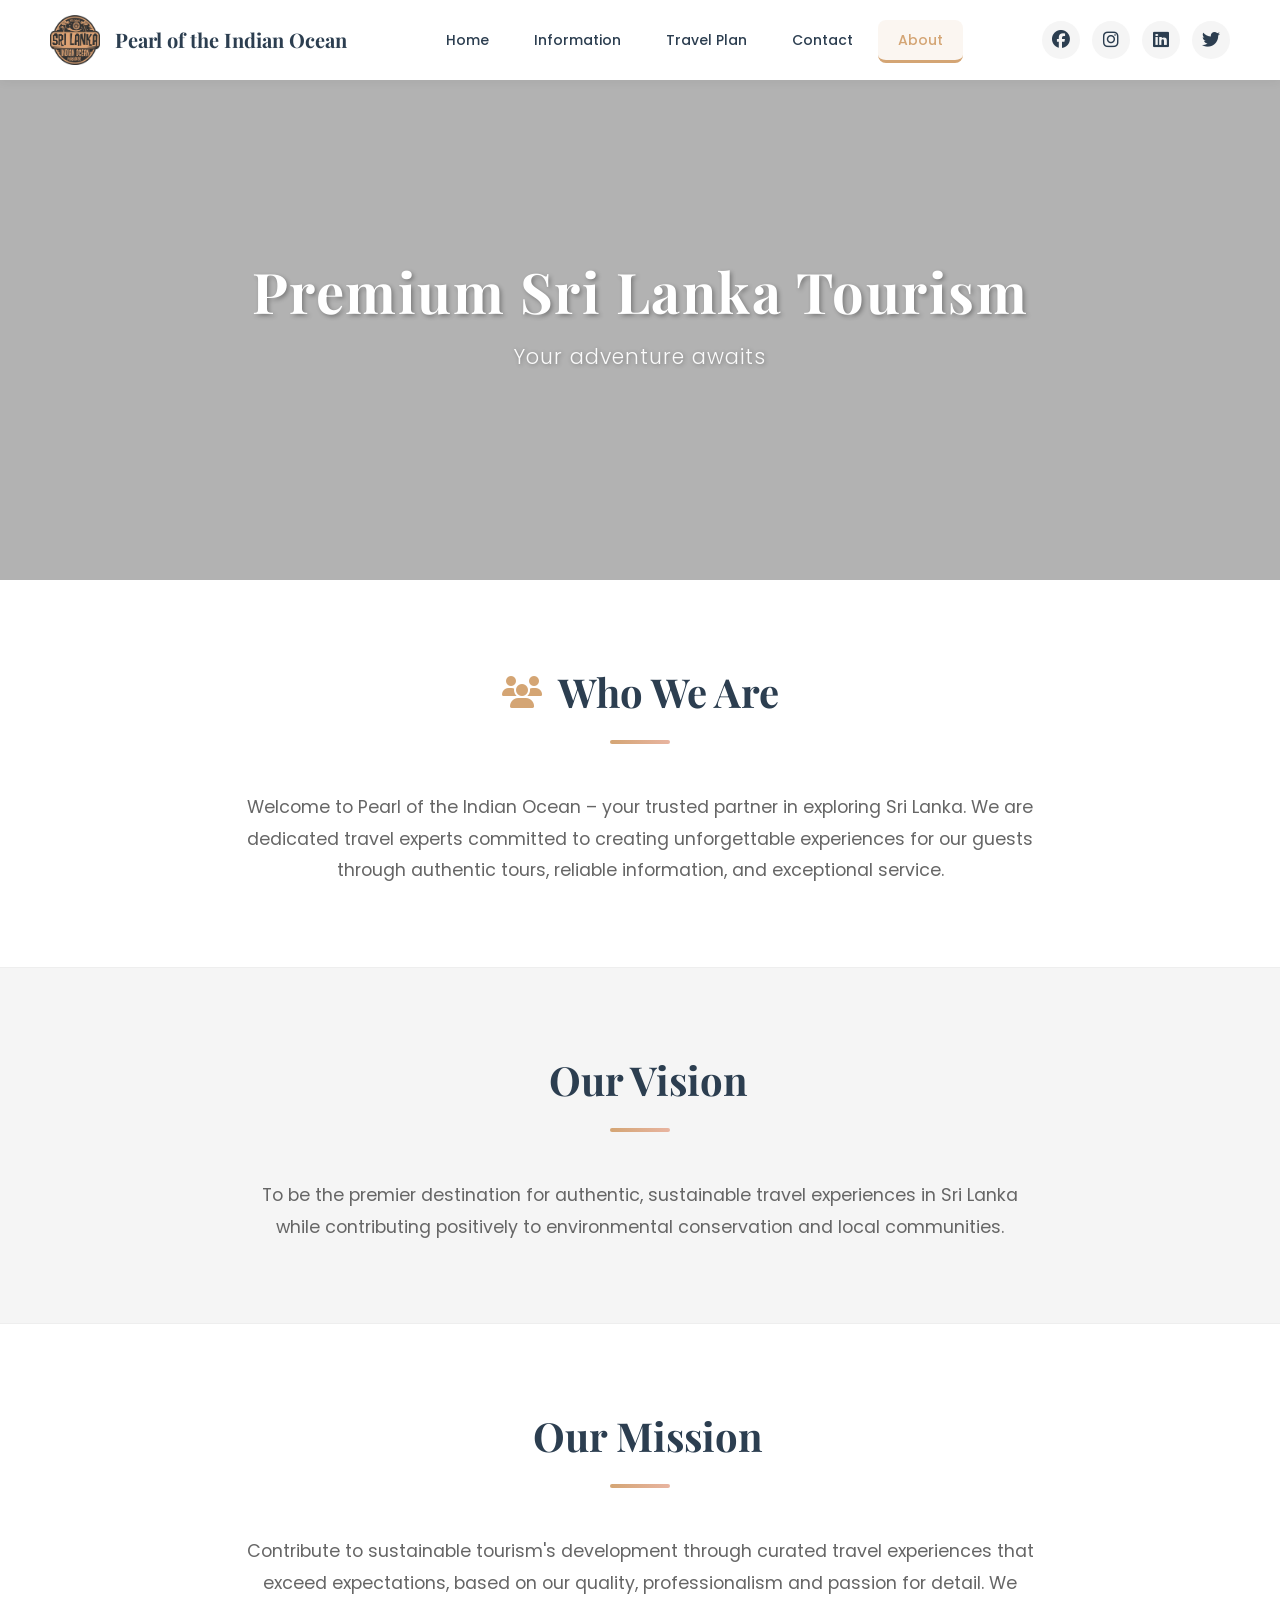
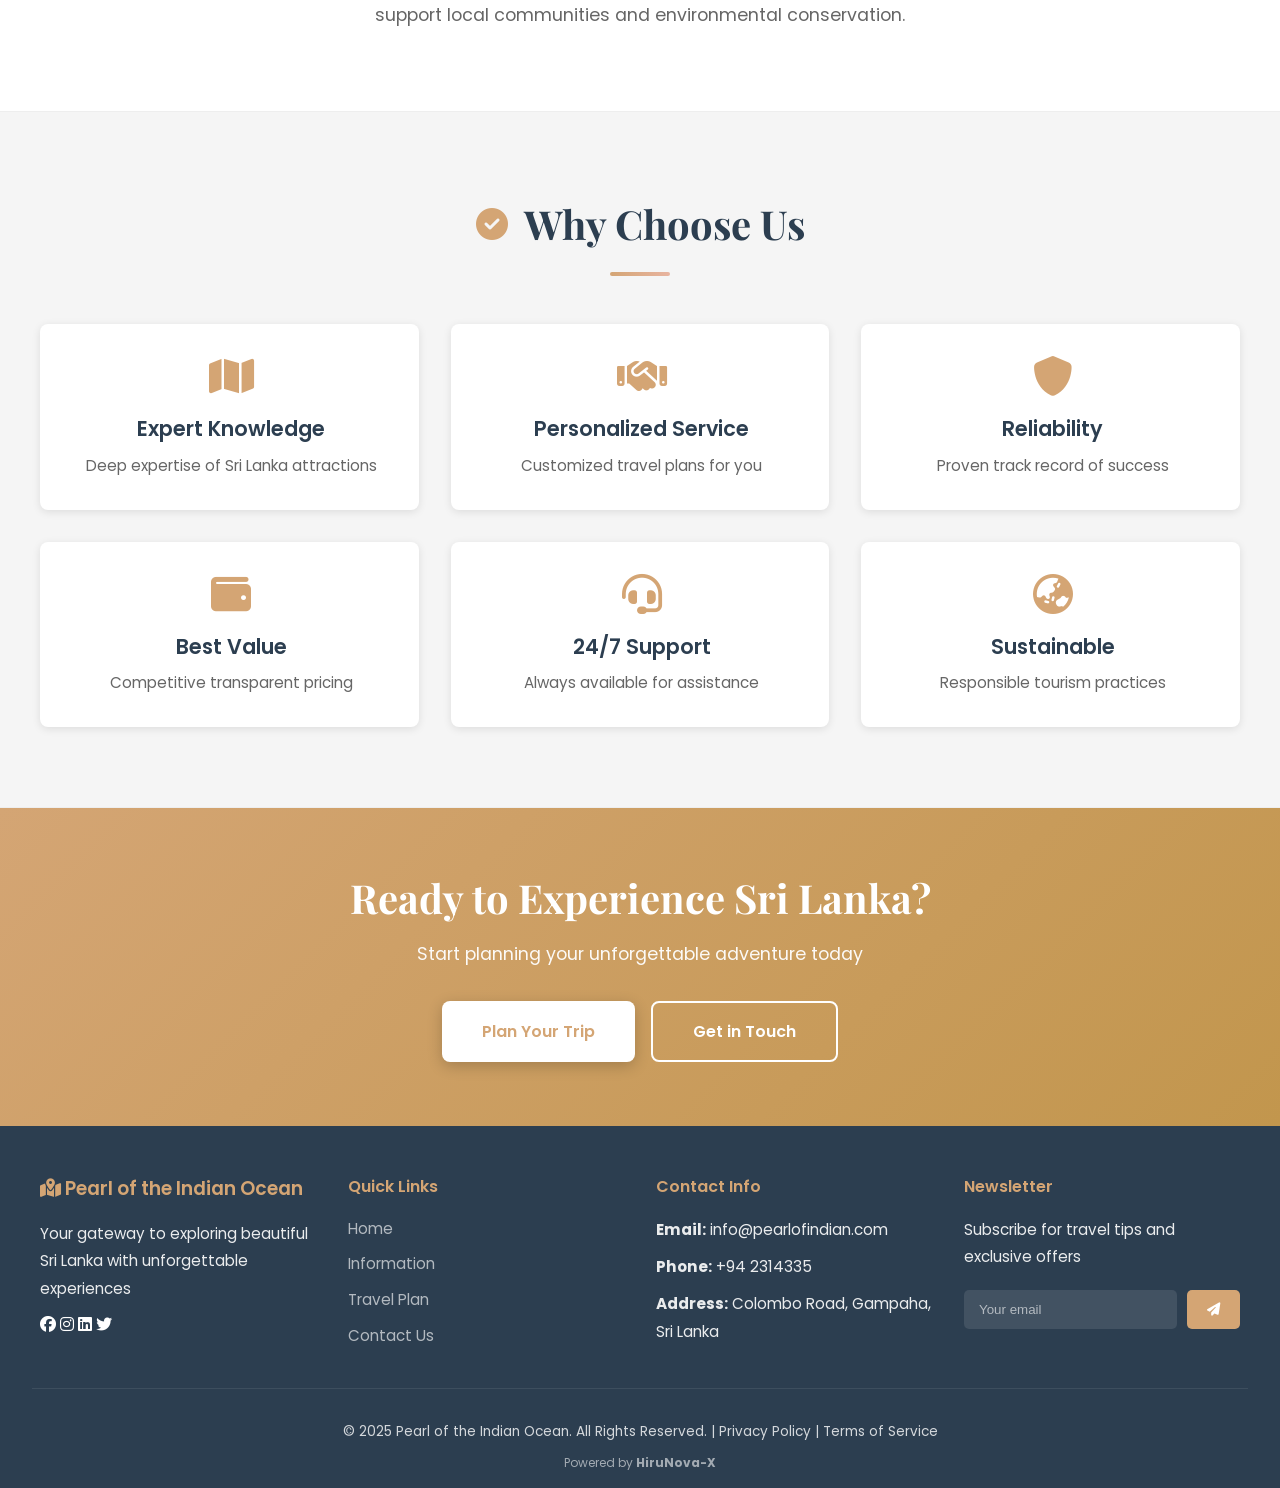
<file: About/About Us.html>
<!-- =====================================================
    ABOUT US - COMPANY INFORMATION PAGE
    Learn about Pearl of the Indian Ocean
    ===================================================== -->
<!DOCTYPE html>
<html lang="en">
<head>
    <!-- Meta Information -->
    <meta charset="UTF-8">
    <meta http-equiv="X-UA-Compatible" content="IE=edge">
    <meta name="viewport" content="width=device-width, initial-scale=1.0">
    <meta name="description" content="Learn about Pearl of the Indian Ocean - Your trusted Sri Lanka tour and travel partner">
    
    <!-- Stylesheets & Fonts -->
    <link href="https://fonts.googleapis.com/css2?family=Poppins:wght@300;400;500;600;700&family=Playfair+Display:wght@600;700&display=swap" rel="stylesheet">
    <link rel="stylesheet" href="https://cdnjs.cloudflare.com/ajax/libs/font-awesome/6.4.0/css/all.min.css">
    
    <!-- Header CSS from Home page -->
    <link rel="stylesheet" href="../styles.css">
    
    <!-- Page Title -->
    <title>About Us - Pearl of the Indian Ocean</title>
    
    <!-- Custom Stylesheet -->
    <link rel="stylesheet" href="./About Us.css">
</head>
<body>
    <!-- Navigation Bar - Standardized -->
    <header class="header">
        <!-- Brand Logo Section -->
        <div class="header-logo">
            <img src="../logo.png" alt="Pearl of the Indian Ocean Logo" class="logo-img">
            <h2 class="brand-name">Pearl of the Indian Ocean</h2>
        </div>
        <!-- Navigation Menu -->
        <nav class="navbar">
            <ul class="nav-menu">
                <li><a href="../index.html" class="nav-link">Home</a></li>
                <li><a href="../information/Information.html" class="nav-link">Information</a></li>
                <li><a href="../ToDoList/ToDo List.html" class="nav-link">Travel Plan</a></li>
                <li><a href="../Contact Us/contactus.html" class="nav-link">Contact</a></li>
                <li><a href="../About/About Us.html" class="nav-link active">About</a></li>
            </ul>
            <!-- Hamburger Menu Toggle for Mobile -->
            <div class="hamburger">
                <span></span>
                <span></span>
                <span></span>
            </div>
        </nav>
        <!-- Social Media Links -->
        <div class="header-social">
            <a href="https://www.facebook.com/" target="_blank" title="Facebook"><i class="fab fa-facebook"></i></a>
            <a href="https://www.instagram.com/" target="_blank" title="Instagram"><i class="fab fa-instagram"></i></a>
            <a href="https://www.linkedin.com/" target="_blank" title="LinkedIn"><i class="fab fa-linkedin"></i></a>
            <a href="https://twitter.com/" target="_blank" title="Twitter"><i class="fab fa-twitter"></i></a>
        </div>
    </header>

    <!-- Hero Section -->
    <section class="hero-about">
        <div class="hero-overlay"></div>
        <div class="hero-content">
            <h1 class="hero-title">Premium Sri Lanka Tourism</h1>
            <p class="hero-subtitle">Your adventure awaits</p>
        </div>
    </section>

    <!-- Who We Are -->
    <section class="about-section">
        <div class="section-header">
            <h2 class="section-title"><i class="fas fa-users"></i> Who We Are</h2>
            <div class="divider"></div>
        </div>
        <p class="section-text">Welcome to Pearl of the Indian Ocean – your trusted partner in exploring Sri Lanka. We are dedicated travel experts committed to creating unforgettable experiences for our guests through authentic tours, reliable information, and exceptional service.</p>
    </section>
    <!-- Our Vision -->
    <section class="about-section alternate">
        <div class="section-header">
            <h2 class="section-title"><i class="fas fa-telescope"></i> Our Vision</h2>
            <div class="divider"></div>
        </div>
        <p class="section-text">To be the premier destination for authentic, sustainable travel experiences in Sri Lanka while contributing positively to environmental conservation and local communities.</p>
    </section>

    <!-- Our Mission -->
    <section class="about-section">
        <div class="section-header">
            <h2 class="section-title"><i class="fas fa-target"></i> Our Mission</h2>
            <div class="divider"></div>
        </div>
        <p class="section-text">Contribute to sustainable tourism's development through curated travel experiences that exceed expectations, based on our quality, professionalism and passion for detail. We support local communities and environmental conservation.</p>
    </section>

    <!-- Why Choose Us -->
    <section class="about-section alternate">
        <div class="section-header">
            <h2 class="section-title"><i class="fas fa-check-circle"></i> Why Choose Us</h2>
            <div class="divider"></div>
        </div>
        <div class="features-grid">
            <div class="feature-box"><i class="fas fa-map"></i><h3>Expert Knowledge</h3><p>Deep expertise of Sri Lanka attractions</p></div>
            <div class="feature-box"><i class="fas fa-handshake"></i><h3>Personalized Service</h3><p>Customized travel plans for you</p></div>
            <div class="feature-box"><i class="fas fa-shield"></i><h3>Reliability</h3><p>Proven track record of success</p></div>
            <div class="feature-box"><i class="fas fa-wallet"></i><h3>Best Value</h3><p>Competitive transparent pricing</p></div>
            <div class="feature-box"><i class="fas fa-headset"></i><h3>24/7 Support</h3><p>Always available for assistance</p></div>
            <div class="feature-box"><i class="fas fa-earth-asia"></i><h3>Sustainable</h3><p>Responsible tourism practices</p></div>
        </div>
    </section>

    <!-- CTA Section -->
    <section class="cta-section-about">
        <h2>Ready to Experience Sri Lanka?</h2>
        <p>Start planning your unforgettable adventure today</p>
        <div class="cta-buttons">
            <a href="../ToDoList/ToDo List.html" class="btn btn-primary">Plan Your Trip</a>
            <a href="../Contact Us/contactus.html" class="btn btn-secondary">Get in Touch</a>
        </div>
    </section>

    <!-- Footer -->
    <footer class="footer-about">
        <div class="footer-content">
            <!-- Footer Column 1: Brand Info -->
            <div class="footer-column">
                <h3><i class="fas fa-map-location-dot"></i> Pearl of the Indian Ocean</h3>
                <p>Your gateway to exploring beautiful Sri Lanka with unforgettable experiences</p>
                <div class="footer-social">
                    <a href="https://www.facebook.com/" target="_blank" title="Facebook"><i class="fab fa-facebook"></i></a>
                    <a href="https://www.instagram.com/" target="_blank" title="Instagram"><i class="fab fa-instagram"></i></a>
                    <a href="https://www.linkedin.com/" target="_blank" title="LinkedIn"><i class="fab fa-linkedin"></i></a>
                    <a href="https://twitter.com/" target="_blank" title="Twitter"><i class="fab fa-twitter"></i></a>
                </div>
            </div>
            
            <!-- Footer Column 2: Quick Links -->
            <div class="footer-column">
                <h4>Quick Links</h4>
                <ul>
                    <li><a href="../index.html">Home</a></li>
                    <li><a href="../information/Information.html">Information</a></li>
                    <li><a href="../ToDoList/ToDo List.html">Travel Plan</a></li>
                    <li><a href="../Contact Us/contactus.html">Contact Us</a></li>
                </ul>
            </div>
            
            <!-- Footer Column 3: Contact Info -->
            <div class="footer-column">
                <h4>Contact Info</h4>
                <p><strong>Email:</strong> info@pearlofindian.com</p>
                <p><strong>Phone:</strong> +94 2314335</p>
                <p><strong>Address:</strong> Colombo Road, Gampaha, Sri Lanka</p>
            </div>
            
            <!-- Footer Column 4: Newsletter -->
            <div class="footer-column">
                <h4>Newsletter</h4>
                <p>Subscribe for travel tips and exclusive offers</p>
                <form class="newsletter-form" onsubmit="return handleNewsletter(event)">
                    <input type="email" placeholder="Your email" required>
                    <button type="submit"><i class="fas fa-paper-plane"></i></button>
                </form>
            </div>
        </div>
        <div class="footer-bottom">
            <p>&copy; 2025 Pearl of the Indian Ocean. All Rights Reserved. | <a href="#">Privacy Policy</a> | <a href="#">Terms of Service</a></p>
            <p style="margin-top: 10px; font-size: 12px; opacity: 0.7;">Powered by <strong>HiruNova-X</strong></p>
        </div>
    </footer>
    
    <script>
        /* Handle newsletter subscription */
        function handleNewsletter(event) {
            event.preventDefault();
            const email = event.target.querySelector('input[type="email"]').value;
            alert('Thank you for subscribing! We will send updates to ' + email);
            event.target.reset();
            return false;
        }
    </script>
</body>
</html>
</file>
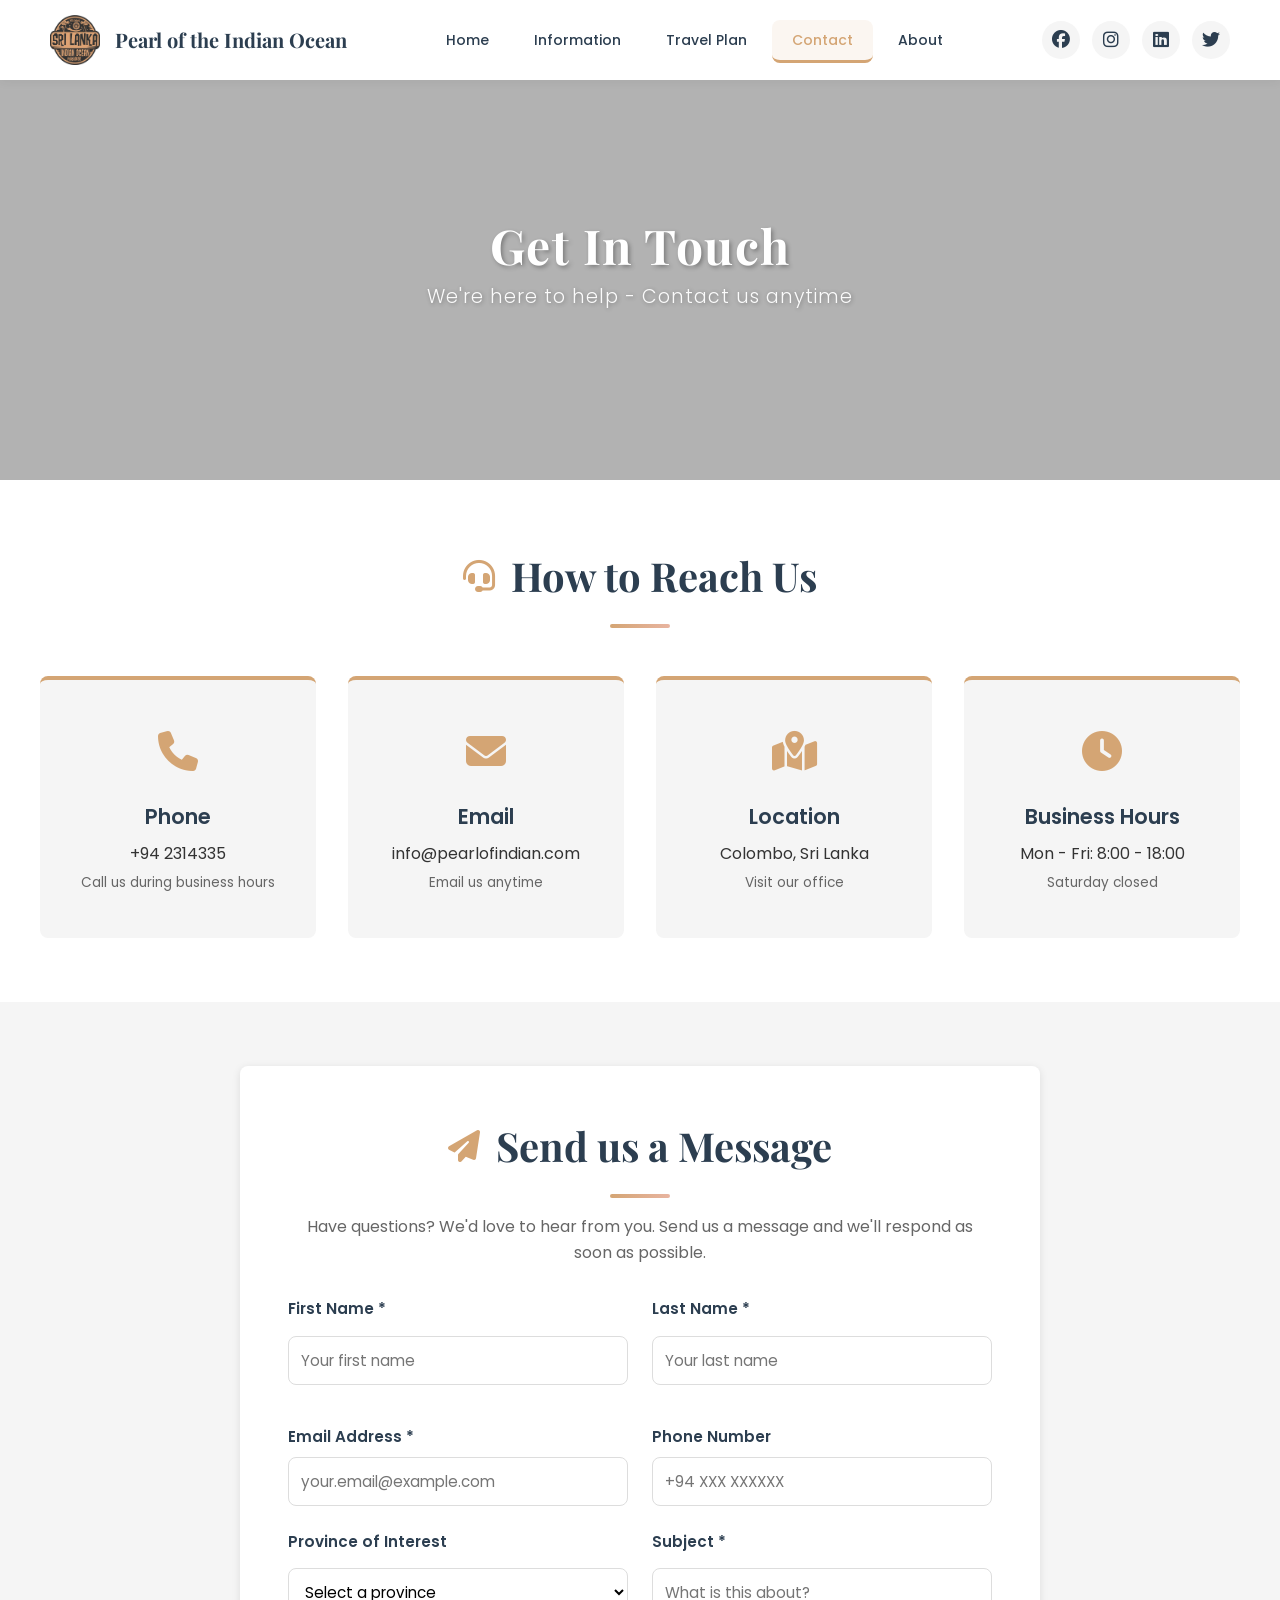
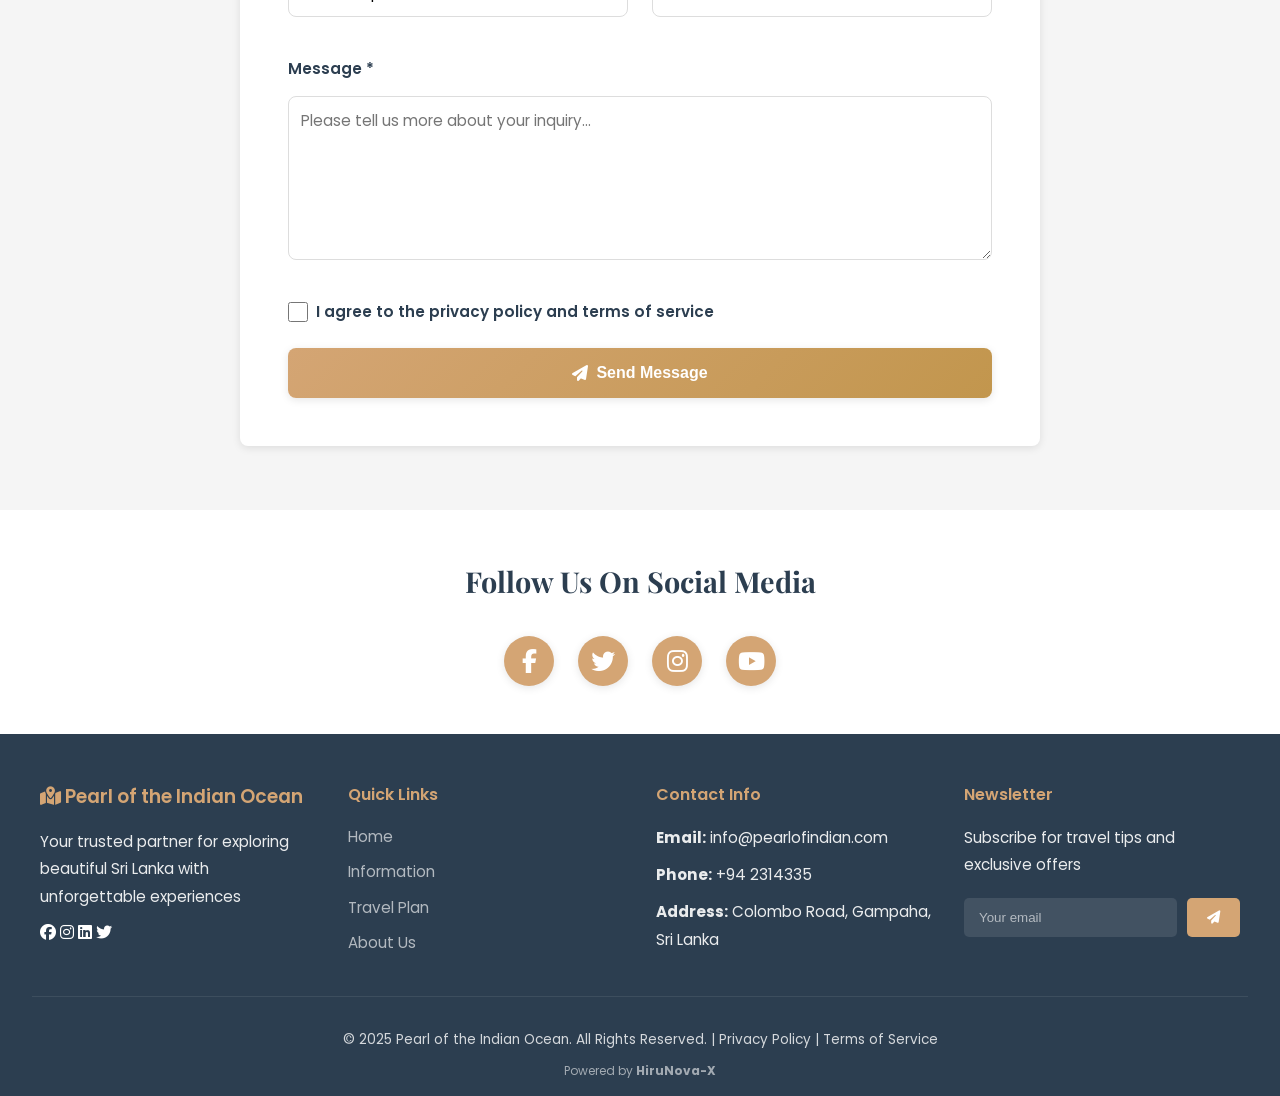
<file: Contact Us/contactus.html>
<!-- =====================================================
    CONTACT US - GET IN TOUCH PAGE
    Send us a message or call for more information
    ===================================================== -->
<!DOCTYPE html>
<html lang="en">
<head>
    <!-- Meta Information -->
    <meta charset="UTF-8">
    <meta http-equiv="X-UA-Compatible" content="IE=edge">
    <meta name="viewport" content="width=device-width, initial-scale=1.0">
    <meta name="description" content="Contact Pearl of the Indian Ocean - Get in touch with our travel experts">
    
    <!-- Stylesheets & Fonts -->
    <link href="https://fonts.googleapis.com/css2?family=Poppins:wght@300;400;500;600;700&family=Playfair+Display:wght@600;700&display=swap" rel="stylesheet">
    <link rel="stylesheet" href="https://cdnjs.cloudflare.com/ajax/libs/font-awesome/6.4.0/css/all.min.css">
    
    <!-- Header CSS from Home page -->
    <link rel="stylesheet" href="../styles.css">
    
    <!-- Page Title -->
    <title>Contact Us - Pearl of the Indian Ocean</title>
    
    <!-- Custom Stylesheet -->
    <link rel="stylesheet" href="./contactus.css">
</head>
<body>
    <!-- Navigation Bar - Standardized -->
    <header class="header">
        <!-- Brand Logo Section -->
        <div class="header-logo">
            <img src="../logo.png" alt="Pearl of the Indian Ocean Logo" class="logo-img">
            <h2 class="brand-name">Pearl of the Indian Ocean</h2>
        </div>
        <!-- Navigation Menu -->
        <nav class="navbar">
            <ul class="nav-menu">
                <li><a href="../index.html" class="nav-link">Home</a></li>
                <li><a href="../information/Information.html" class="nav-link">Information</a></li>
                <li><a href="../ToDoList/ToDo List.html" class="nav-link">Travel Plan</a></li>
                <li><a href="../Contact Us/contactus.html" class="nav-link active">Contact</a></li>
                <li><a href="../About/About Us.html" class="nav-link">About</a></li>
            </ul>
            <!-- Hamburger Menu Toggle for Mobile -->
            <div class="hamburger">
                <span></span>
                <span></span>
                <span></span>
            </div>
        </nav>
        <!-- Social Media Links -->
        <div class="header-social">
            <a href="https://www.facebook.com/" target="_blank" title="Facebook"><i class="fab fa-facebook"></i></a>
            <a href="https://www.instagram.com/" target="_blank" title="Instagram"><i class="fab fa-instagram"></i></a>
            <a href="https://www.linkedin.com/" target="_blank" title="LinkedIn"><i class="fab fa-linkedin"></i></a>
            <a href="https://twitter.com/" target="_blank" title="Twitter"><i class="fab fa-twitter"></i></a>
        </div>
    </header>

    <!-- Hero Section -->
    <section class="hero-contact">
        <div class="hero-overlay"></div>
        <div class="hero-content">
            <h1 class="hero-title">Get In Touch</h1>
            <p class="hero-subtitle">We're here to help - Contact us anytime</p>
        </div>
    </section>

    <!-- Contact Information Cards -->
    <section class="contact-info-section">
        <div class="section-header">
            <h2 class="section-title"><i class="fas fa-headset"></i> How to Reach Us</h2>
            <div class="divider"></div>
        </div>
        
        <div class="contact-cards">
            <div class="contact-card">
                <div class="card-icon"><i class="fas fa-phone"></i></div>
                <h3>Phone</h3>
                <p>+94 2314335</p>
                <p class="card-subtitle">Call us during business hours</p>
            </div>
            
            <div class="contact-card">
                <div class="card-icon"><i class="fas fa-envelope"></i></div>
                <h3>Email</h3>
                <p>info@pearlofindian.com</p>
                <p class="card-subtitle">Email us anytime</p>
            </div>
            
            <div class="contact-card">
                <div class="card-icon"><i class="fas fa-map-location-dot"></i></div>
                <h3>Location</h3>
                <p>Colombo, Sri Lanka</p>
                <p class="card-subtitle">Visit our office</p>
            </div>
            
            <div class="contact-card">
                <div class="card-icon"><i class="fas fa-clock"></i></div>
                <h3>Business Hours</h3>
                <p>Mon - Fri: 8:00 - 18:00</p>
                <p class="card-subtitle">Saturday closed</p>
            </div>
        </div>
    </section>

    <!-- Contact Form Section -->
    <section class="contact-form-section" >
        <div class="form-container">
            <div class="form-header">
                <h2 class="section-title"><i class="fas fa-paper-plane"></i> Send us a Message</h2>
                <div class="divider"></div>
                <p class="form-subtitle">Have questions? We'd love to hear from you. Send us a message and we'll respond as soon as possible.</p>
            </div>

            <form class="contact-form" name="contact" method="POST" data-netlify="true" > <!-- Netlify form handling -->
                <!-- Name Row -->
                <div class="form-row">
                    <div class="form-group">
                        <label for="firstName">First Name *</label>
                        <input type="text" id="firstName" name="firstName" placeholder="Your first name" required>
                    </div>
                    <div class="form-group">
                        <label for="lastName">Last Name *</label>
                        <input type="text" id="lastName" name="lastName" placeholder="Your last name" required>
                    </div>
                </div>

                <!-- Email & Phone Row -->
                <div class="form-row">
                    <div class="form-group">
                        <label for="email">Email Address *</label>
                        <input type="email" id="email" name="email" placeholder="your.email@example.com" required>
                    </div>
                    <div class="form-group">
                        <label for="phone">Phone Number</label>
                        <input type="tel" id="phone" name="phone" placeholder="+94 XXX XXXXXX">
                    </div>
                </div>

                <!-- Province & Subject Row -->
                <div class="form-row">
                    <div class="form-group">
                        <label for="province">Province of Interest</label>
                        <select id="province" name="province">
                            <option value="">Select a province</option>
                            <option value="Central">Central</option>
                            <option value="Eastern">Eastern</option>
                            <option value="North Central">North Central</option>
                            <option value="Northern">Northern</option>
                            <option value="Sabaragamuwa">Sabaragamuwa</option>
                            <option value="Southern">Southern</option>
                            <option value="Uva">Uva</option>
                            <option value="Western">Western</option>
                        </select>
                    </div>
                    <div class="form-group">
                        <label for="subject">Subject *</label>
                        <input type="text" id="subject" name="subject" placeholder="What is this about?" required>
                    </div>
                </div>

                <!-- Message -->
                <div class="form-group full-width">
                    <label for="message">Message *</label>
                    <textarea id="message" name="message" placeholder="Please tell us more about your inquiry..." rows="6" required></textarea>
                </div>

                <!-- Terms Checkbox -->
                <div class="form-group checkbox">
                    <input type="checkbox" id="terms" name="terms" required>
                    <label for="terms">I agree to the privacy policy and terms of service</label>
                </div>

                <!-- Submit Button -->
                <button type="submit" class="btn-submit">
                    <i class="fas fa-paper-plane"></i> Send Message
                </button>
            </form>
        </div>
    </section>

    <!-- Social Media Section -->
    <section class="social-section">
        <h2>Follow Us On Social Media</h2>
        <div class="social-links">
            <a href="#" class="social-link"><i class="fab fa-facebook-f"></i></a>
            <a href="#" class="social-link"><i class="fab fa-twitter"></i></a>
            <a href="#" class="social-link"><i class="fab fa-instagram"></i></a>
            <a href="#" class="social-link"><i class="fab fa-youtube"></i></a>
        </div>
    </section>

    <!-- Footer -->
    <footer class="footer-contact">
        <div class="footer-content">
            <!-- Footer Column 1: Brand Info -->
            <div class="footer-column">
                <h3><i class="fas fa-map-location-dot"></i> Pearl of the Indian Ocean</h3>
                <p>Your trusted partner for exploring beautiful Sri Lanka with unforgettable experiences</p>
                <div class="footer-social">
                    <a href="https://www.facebook.com/" target="_blank" title="Facebook"><i class="fab fa-facebook"></i></a>
                    <a href="https://www.instagram.com/" target="_blank" title="Instagram"><i class="fab fa-instagram"></i></a>
                    <a href="https://www.linkedin.com/" target="_blank" title="LinkedIn"><i class="fab fa-linkedin"></i></a>
                    <a href="https://twitter.com/" target="_blank" title="Twitter"><i class="fab fa-twitter"></i></a>
                </div>
            </div>
            
            <!-- Footer Column 2: Quick Links -->
            <div class="footer-column">
                <h4>Quick Links</h4>
                <ul>
                    <li><a href="../index.html">Home</a></li>
                    <li><a href="../information/Information.html">Information</a></li>
                    <li><a href="../ToDoList/ToDo List.html">Travel Plan</a></li>
                    <li><a href="../About/About Us.html">About Us</a></li>
                </ul>
            </div>
            
            <!-- Footer Column 3: Contact Info -->
            <div class="footer-column">
                <h4>Contact Info</h4>
                <p><strong>Email:</strong> info@pearlofindian.com</p>
                <p><strong>Phone:</strong> +94 2314335</p>
                <p><strong>Address:</strong> Colombo Road, Gampaha, Sri Lanka</p>
            </div>
            
            <!-- Footer Column 4: Newsletter -->
            <div class="footer-column">
                <h4>Newsletter</h4>
                <p>Subscribe for travel tips and exclusive offers</p>
                <form class="newsletter-form" onsubmit="return handleNewsletter(event)">
                    <input type="email" placeholder="Your email" required>
                    <button type="submit"><i class="fas fa-paper-plane"></i></button>
                </form>
            </div>
        </div>
        <div class="footer-bottom">
            <p>&copy; 2025 Pearl of the Indian Ocean. All Rights Reserved. | <a href="#">Privacy Policy</a> | <a href="#">Terms of Service</a></p>
            <p style="margin-top: 10px; font-size: 12px; opacity: 0.7;">Powered by <strong>HiruNova-X</strong></p>
        </div>
    </footer>

    <script>
        // Form submission handler with validation and feedback
        const contactForm = document.querySelector('.contact-form');
        if (contactForm) {
            contactForm.addEventListener('submit', function(e) {
                e.preventDefault();
                
                // Simple form validation
                const firstName = document.getElementById('firstName').value.trim();
                const email = document.getElementById('email').value.trim();
                const message = document.getElementById('message').value.trim();
                
                if (!firstName || !email || !message) {
                    alert('Please fill in all required fields');
                    return;
                }
                
                // Show success message
                alert('Thank you for your message! We will get back to you soon.');
                contactForm.reset();
            });
        }

        // Smooth scroll navigation with active link detection
        document.querySelectorAll('.nav-menu a').forEach(link => {
            link.addEventListener('click', function(e) {
                document.querySelectorAll('.nav-menu a').forEach(l => l.classList.remove('active'));
                this.classList.add('active');
            });
        });

        /* Handle newsletter subscription */
        function handleNewsletter(event) {
            event.preventDefault();
            const email = event.target.querySelector('input[type="email"]').value;
            alert('Thank you for subscribing! Travel offers will be sent to ' + email);
            event.target.reset();
            return false;
        }
    </script>
</body>
</html>
</file>
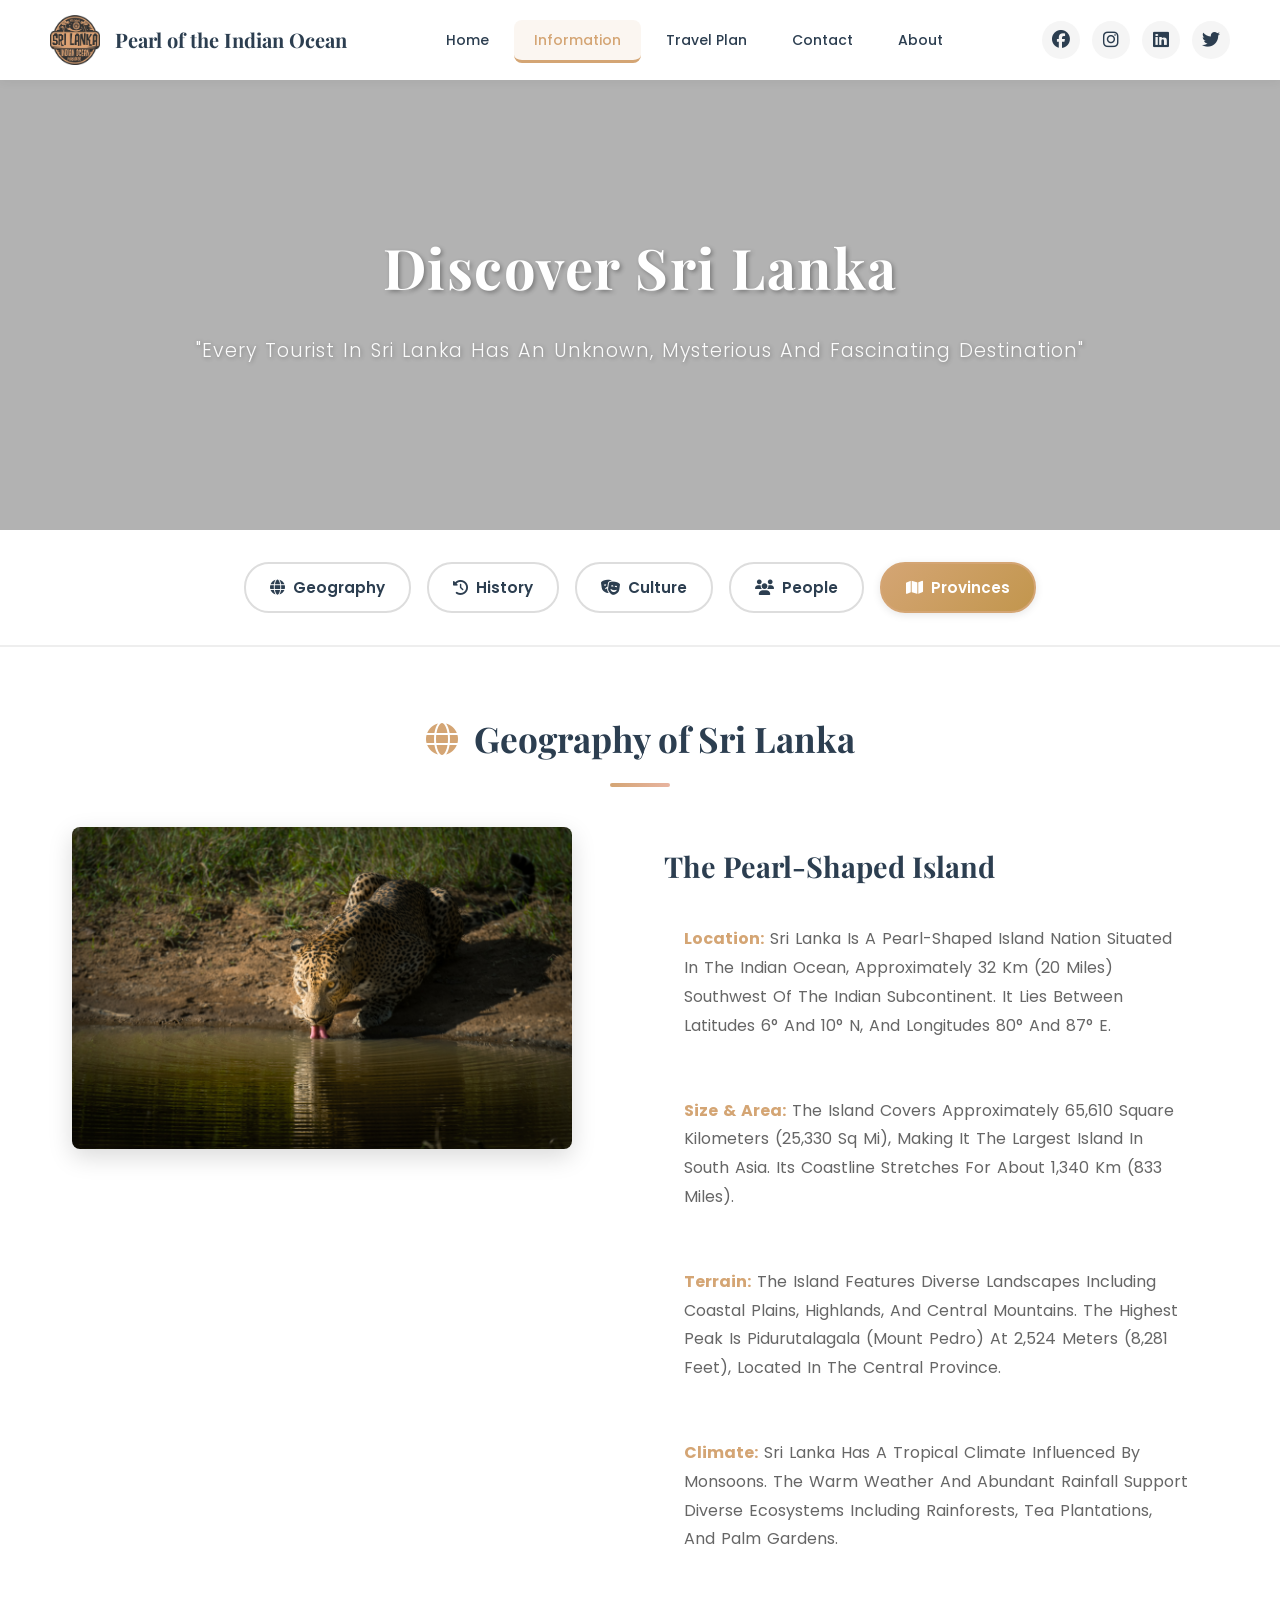
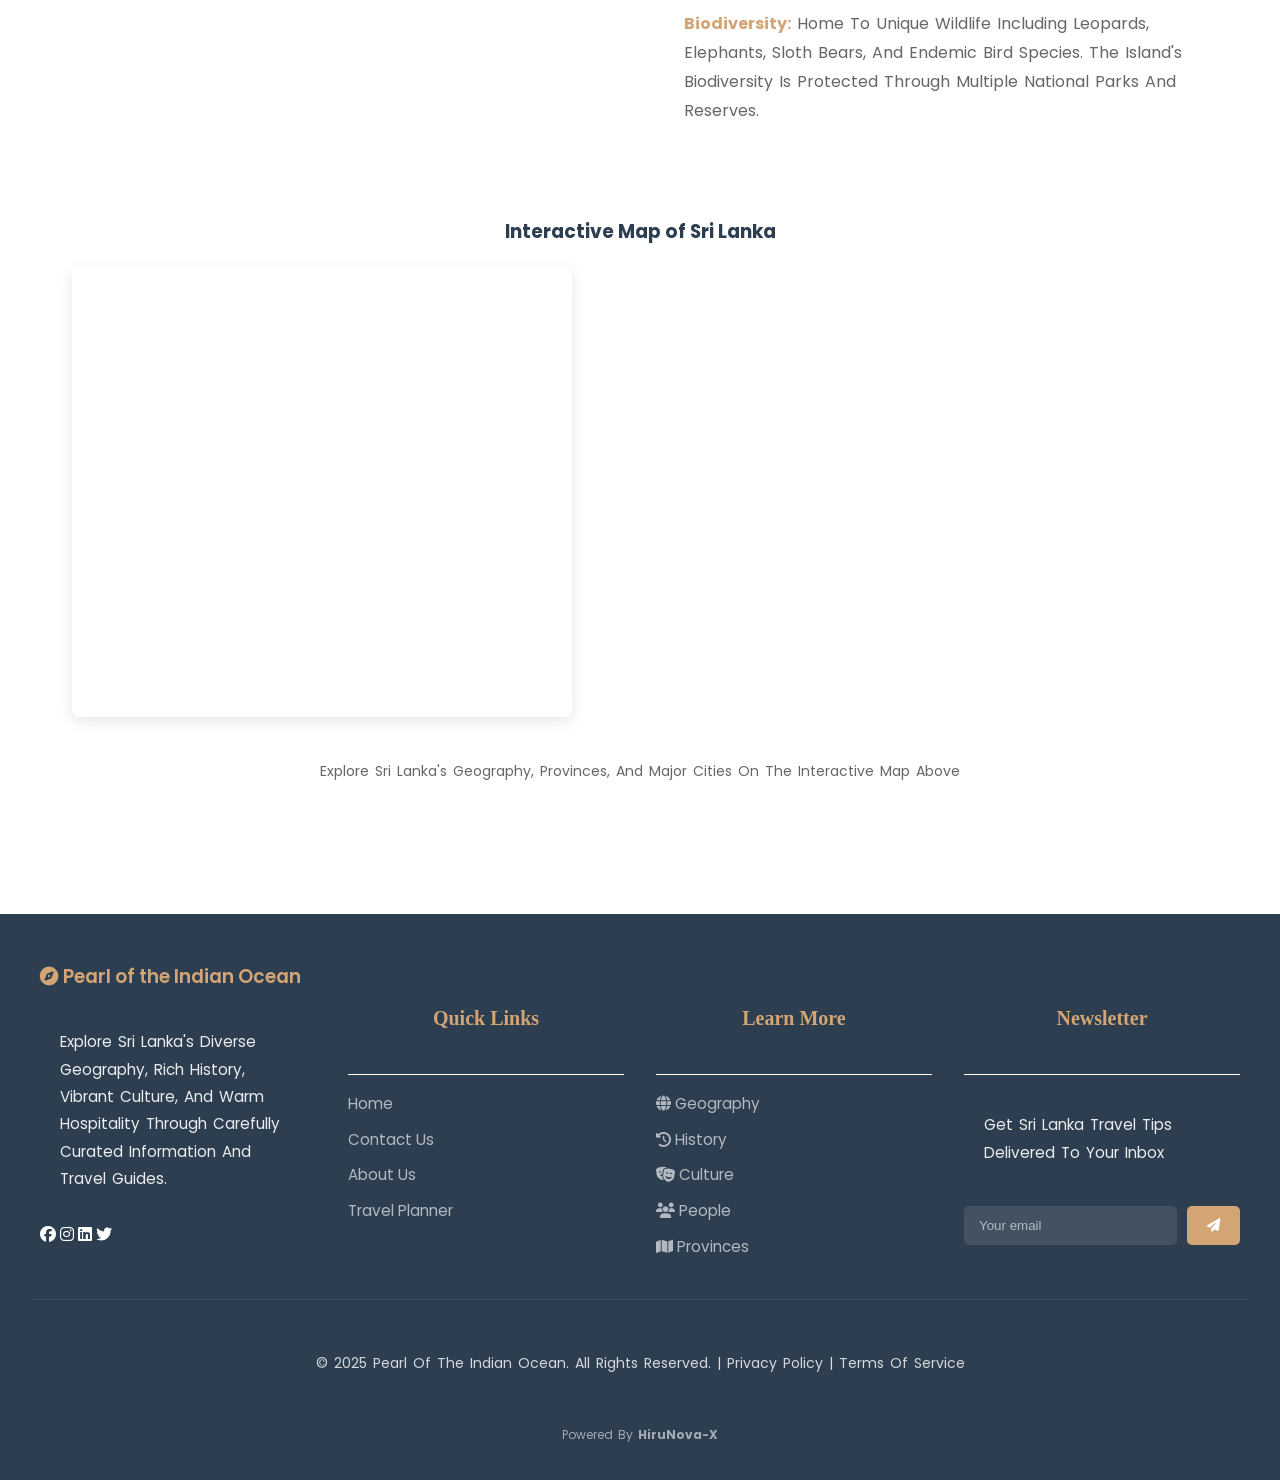
<file: information/Information.html>
<!-- =====================================================
    INFORMATION PAGE - Discover Sri Lanka
    Geography, History, Culture, People & 9 Provinces
    ===================================================== -->
<!DOCTYPE html>
<html lang="en">
<head>
    <!-- Meta Information -->
    <meta charset="UTF-8">
    <meta http-equiv="X-UA-Compatible" content="IE=edge">
    <meta name="viewport" content="width=device-width, initial-scale=1.0">
    <meta name="description" content="Discover Sri Lanka's geography, rich history, diverse culture, welcoming people, and 9 beautiful provinces">
    
    <!-- Stylesheets & Fonts -->
    <link href="https://fonts.googleapis.com/css2?family=Poppins:wght@300;400;500;600;700&family=Playfair+Display:wght@600;700&display=swap" rel="stylesheet">
    <link rel="stylesheet" href="https://cdnjs.cloudflare.com/ajax/libs/font-awesome/6.4.0/css/all.min.css">
    
    <!-- Header CSS from Home page -->
    <link rel="stylesheet" href="../styles.css">
    
    <!-- Page Title -->
    <title>Information - Pearl of the Indian Ocean</title>
    
    <!-- Custom Stylesheet -->
    <link rel="stylesheet" href="./style-info.css">
</head>
<body>
    <!-- Navigation Bar - Standardized -->
    <header class="header">
        <!-- Brand Logo Section -->
        <div class="header-logo">
            <img src="../logo.png" alt="Pearl of the Indian Ocean Logo" class="logo-img">
            <h2 class="brand-name">Pearl of the Indian Ocean</h2>
        </div>
        <!-- Navigation Menu -->
        <nav class="navbar">
            <ul class="nav-menu">
                <li><a href="../index.html" class="nav-link">Home</a></li>
                <li><a href="../information/Information.html" class="nav-link active">Information</a></li>
                <li><a href="../ToDoList/ToDo List.html" class="nav-link">Travel Plan</a></li>
                <li><a href="../Contact Us/contactus.html" class="nav-link">Contact</a></li>
                <li><a href="../About/About Us.html" class="nav-link">About</a></li>
            </ul>
            <!-- Hamburger Menu Toggle for Mobile -->
            <div class="hamburger">
                <span></span>
                <span></span>
                <span></span>
            </div>
        </nav>
        <!-- Social Media Links -->
        <div class="header-social">
            <a href="https://www.facebook.com/" target="_blank" title="Facebook"><i class="fab fa-facebook"></i></a>
            <a href="https://www.instagram.com/" target="_blank" title="Instagram"><i class="fab fa-instagram"></i></a>
            <a href="https://www.linkedin.com/" target="_blank" title="LinkedIn"><i class="fab fa-linkedin"></i></a>
            <a href="https://twitter.com/" target="_blank" title="Twitter"><i class="fab fa-twitter"></i></a>
        </div>
    </header>

    <!-- Hero Section -->
    <section class="hero-info">
        <div class="hero-overlay"></div>
        <div class="hero-content">
            <h1 class="hero-title">Discover Sri Lanka</h1>
            <p class="hero-subtitle">"Every tourist in Sri Lanka has an unknown, mysterious and fascinating destination"</p>
        </div>
    </section>

    <!-- Navigation Tabs Section -->
    <section class="nav-tabs-section">
        <div class="nav-tabs">
            <button class="tab-btn active" data-tab="geography">
                <i class="fas fa-globe"></i> Geography
            </button>
            <button class="tab-btn" data-tab="history">
                <i class="fas fa-history"></i> History
            </button>
            <button class="tab-btn" data-tab="culture">
                <i class="fas fa-theater-masks"></i> Culture
            </button>
            <button class="tab-btn" data-tab="people">
                <i class="fas fa-users"></i> People
            </button>
            <button class="tab-btn" data-tab="provinces">
                <i class="fas fa-map" ></i> Provinces
            </button>
        </div>
    </section>

    <!-- Content Sections -->
    <main class="info-content">
        <!-- Geography Section -->
        <section id="geography" class="info-section active">
            <div class="section-container">
                <div class="section-header">
                    <h2 class="section-title"><i class="fas fa-globe"></i> Geography of Sri Lanka</h2>
                    <div class="divider"></div>
                </div>
                <div class="section-body">
                    <div class="content-with-media">
                        <img src="../New folder/udara-karunarathna-MXY2UUe1C4g-unsplash.jpg" alt="Sri Lanka Geographic Landscape" style="border-radius: 8px; width: 100%; max-width: 500px; height: auto;" onerror="this.src='https://images.unsplash.com/photo-1512290923902-8a917ee9bcea?w=500&h=400&fit=crop'">
                        <div class="text-content">
                            <h3>The Pearl-Shaped Island</h3>
                            <p><strong>Location:</strong> Sri Lanka is a pearl-shaped island nation situated in the Indian Ocean, approximately 32 km (20 miles) southwest of the Indian subcontinent. It lies between latitudes 6° and 10° N, and longitudes 80° and 87° E.</p>
                            <p><strong>Size & Area:</strong> The island covers approximately 65,610 square kilometers (25,330 sq mi), making it the largest island in South Asia. Its coastline stretches for about 1,340 km (833 miles).</p>
                            <p><strong>Terrain:</strong> The island features diverse landscapes including coastal plains, highlands, and central mountains. The highest peak is Pidurutalagala (Mount Pedro) at 2,524 meters (8,281 feet), located in the Central Province.</p>
                            <p><strong>Climate:</strong> Sri Lanka has a tropical climate influenced by monsoons. The warm weather and abundant rainfall support diverse ecosystems including rainforests, tea plantations, and palm gardens.</p>
                            <p><strong>Biodiversity:</strong> Home to unique wildlife including leopards, elephants, sloth bears, and endemic bird species. The island's biodiversity is protected through multiple national parks and reserves.</p>
                        </div>
                    </div>
                    
                    <!-- Sri Lanka Map Section -->
                    <div class="map-section" style="margin-top: 40px;">
                        <h3 style="text-align: center; margin-bottom: 20px; color: #2C3E50;">Interactive Map of Sri Lanka</h3>
                        <iframe 
                            src="https://www.google.com/maps/embed?pb=!1m18!1m12!1m3!1d3962073.5287999987!2d80.77456!3d7.8731!2m3!1f0!2f0!3f0!3m2!1i1024!2i768!4f13.1!3m3!1m2!1s0x3ae2bf8a4f7d5555%3A0x500b6252ccb46e0!2sSri%20Lanka!5e0!3m2!1sen!2s!4v1642500000000" 
                            width="100%" 
                            height="450" 
                            style="border: none; border-radius: 8px; box-shadow: 0 4px 15px rgba(0, 0, 0, 0.1);" 
                            allowfullscreen="" 
                            loading="lazy" 
                            referrerpolicy="no-referrer-when-downgrade">
                        </iframe>
                        <p style="text-align: center; margin-top: 15px; color: #666; font-size: 14px;">Explore Sri Lanka's geography, provinces, and major cities on the interactive map above</p>
                    </div>
                </div>
            </div>
        </section>

        <!-- History Section -->
        <section id="history" class="info-section">
            <div class="section-container">
                <div class="section-header">
                    <h2 class="section-title"><i class="fas fa-history"></i> Ancient & Modern History</h2>
                    <div class="divider"></div>
                </div>
                <div class="section-body">
                    <div class="content-with-media">
                        <img src="../New folder/jalitha-hewage-Dw2QYtzSNn0-unsplash.jpg" alt="Ancient Buddhist temple with ornate golden spire and intricate architecture, nestled among lush green mountains and misty valleys, symbolizing Sri Lanka's 2,300-year-old spiritual heritage and civilization" style="border-radius: 8px; width: 100%; max-width: 500px; height: auto;" onerror="this.src='https://images.unsplash.com/photo-1577720643272-265f434d5d22?w=500&h=400&fit=crop'">
                        <div class="text-content">
                            <h3>A Civilization Spanning Millennia</h3>
                            <p><strong>Ancient Era (125,000+ years ago):</strong> Archaeological evidence suggests human settlement dating back 125,000 years, with possible occupation extending to 500,000 years ago. The indigenous Veddahs are among the world's oldest populations.</p>
                            <p><strong>Sinhalese Kingdom (543 BCE):</strong> According to the Mahāvamsa chronicle, Prince Vijaya arrived in 543 BCE with 700 followers, establishing the foundations of Sinhalese civilization. Buddhism was introduced in the 3rd century and became the dominant religion.</p>
                            <p><strong>Medieval & Colonial Periods:</strong> The island flourished as a major Buddhist center and sea trade hub. Portuguese arrived in 1505, followed by the Dutch (1517-1658), and finally the British (1795-1948) who unified the entire island.</p>
                            <p><strong>Independence:</strong> Sri Lanka gained independence on February 4, 1948, becoming a sovereign nation. It adopted its current constitution in 1978.</p>
                            <p><strong>Modern Era:</strong> The country has developed into a major tourist destination, offering visitors a blend of ancient Buddhist heritage, colonial architecture, and natural beauty.</p>
                        </div>
                    </div>
                </div>
            </div>
        </section>

        <!-- Culture Section -->
        <section id="culture" class="info-section">
            <div class="section-container">
                <div class="section-header">
                    <h2 class="section-title"><i class="fas fa-theater-masks"></i> Rich Cultural Heritage</h2>
                    <div class="divider"></div>
                </div>
                <div class="section-body">
                    <div class="content-with-media">
                        <img src="../New folder/chamindu-perera-9OO0Fg3_4MM-unsplash.jpg" alt="Sri Lankan Cultural Festival" style="border-radius: 8px; width: 100%; max-width: 500px; height: auto;" onerror="this.src='https://images.unsplash.com/photo-1549465110-18a20f2d5e9c?w=500&h=400&fit=crop'">
                        <div class="text-content">
                            <h3>Buddhism & Beyond</h3>
                            <p><strong>Religion & Spirituality:</strong> Sri Lanka is predominantly Buddhist (70%), with Buddhism deeply embedded in the culture. Sacred sites like the Temple of the Tooth (Dalada Maligawa) attract pilgrims worldwide. Hinduism (13%), Islam (10%), and Christianity (7%) are also practiced.</p>
                            <p><strong>Arts & Crafts:</strong> Traditional mask-making, wood carving, batik, and lacquerware are renowned. Ancient hydraulic engineering and architectural innovations showcase the island's historical ingenuity.</p>
                            <p><strong>Festivals:</strong> Vesak (Buddhist New Year), Esala Perahera (grand temple festival with decorated elephants), and Tamil harvest festivals reflect the island's cultural diversity.</p>
                            <p><strong>Cuisine:</strong> Sri Lankan food blends spices, coconut, and rice. Curries, hoppers, kottu roti, and lamprais represent the diverse culinary traditions influenced by Arab, Portuguese, Dutch, and British traders.</p>
                            <p><strong>Languages:</strong> Sinhala (74%) and Tamil (18%) are the primary languages, with English widely spoken. The linguistic diversity reflects the island's multicultural heritage.</p>
                        </div>
                    </div>
                </div>
            </div>
        </section>

        <!-- People Section -->
        <section id="people" class="info-section">
            <div class="section-container">
                <div class="section-header">
                    <h2 class="section-title"><i class="fas fa-users"></i> Warm & Welcoming People</h2>
                    <div class="divider"></div>
                </div>
                <div class="section-body">
                    <div class="content-with-media">
                        <img src="../New folder/mky-moody-75vaQlT_BY0-unsplash.jpg" alt="Sri Lankan Community" style="border-radius: 8px; width: 100%; max-width: 500px; height: auto;" onerror="this.src='https://images.unsplash.com/photo-1552776954-6b72afb63b98?w=500&h=400&fit=crop'">
                        <div class="text-content">
                            <h3>Multi-Ethnic & Multi-Cultural Society</h3>
                            <p><strong>Ethnic Composition:</strong> Sri Lanka is home to Sinhalese (75%), Tamil (18%), and Muslim (8%) communities, creating a rich multicultural tapestry. Indigenous Veddahs represent the earliest inhabitants.</p>
                            <p><strong>Historical Diversity:</strong> Centuries of trade and colonization brought Arabs, Portuguese, Dutch, British, and other traders, each leaving cultural imprints reflected in architecture, cuisine, and traditions.</p>
                            <p><strong>Hospitality:</strong> Sri Lankans are renowned for exceptional warmth and hospitality. Visitors are often invited to homes for meals, and strangers are treated as guests, embodying the concept of "Suba Geethak" (auspicious welcome).</p>
                            <p><strong>Social Values:</strong> Respect for elders, family bonds, and community cooperation are central values. Buddhism teaches compassion and non-violence, which deeply influence social customs and interactions.</p>
                            <p><strong>Education & Development:</strong> Sri Lanka boasts a 93% literacy rate—the highest in South Asia—and significant advances in healthcare, evident in the population's long life expectancy.</p>
                        </div>
                    </div>
                </div>
            </div>
        </section>

        <!-- Provinces Section -->
        <section id="provinces" class="info-section">
            <div class="section-container">
                <div class="section-header">
                    <h2 class="section-title"><i class="fas fa-map"></i> Nine Provinces of Sri Lanka</h2>
                    <div class="divider"></div>
                    <p class="section-subtitle">Each province offers unique attractions, culture, and natural beauty</p>
                </div>
                <div class="provinces-grid">
                    <!-- Western Province -->
                    <div class="province-card">
                        <img src="../New folder/eddy-billard-d6EuGZs41SI-unsplash.jpg" alt="Colombo, Western Province" onerror="this.src='https://images.unsplash.com/photo-1577720643272-265f434d5d22?w=400&h=250&fit=crop&q=80'">
                        <div class="province-info">
                            <h3><i class="fas fa-city"></i> Western Province</h3>
                            <p><strong>Capital:</strong> Colombo | <strong>Population:</strong> 5.8+ million (Most densely populated)</p>
                            <p>The economic and administrative heart of Sri Lanka. Home to the Parliament in Sri Jayawardenepura Kotte. Features colonial architecture, beaches, shopping malls, and the iconic Galle Face Hotel.</p>
                            <p><strong>Attractions:</strong> National Museum, Viharamahadevi Park, Mount Lavinia Beach</p>
                        </div>
                    </div>

                    <!-- Central Province -->
                    <div class="province-card">
                        <img src="../New folder/thushal-madhushankha-Wak57_M4JKM-unsplash.jpg" alt="Kandy, Central Province" onerror="this.src='https://images.unsplash.com/photo-1548365328-c9403f173088?w=400&h=250&fit=crop&q=80'">
                        <div class="province-info">
                            <h3><i class="fas fa-mountain"></i> Central Province</h3>
                            <p><strong>Capital:</strong> Kandy | <strong>Population:</strong> 2.5+ million | <strong>Area:</strong> 5,674 km²</p>
                            <p>Located in the island's mountainous interior, known for tea plantations and scenic beauty. Home to the famous Sacred Temple of the Tooth, a UNESCO World Heritage site.</p>
                            <p><strong>Attractions:</strong> Kandy Lake, Tea Plantations, Scenic Mountain Trains, Peradeniya Botanical Gardens</p>
                        </div>
                    </div>

                    <!-- Southern Province -->
                    <div class="province-card">
                        <img src="../New folder/nilantha-sanjeewa-EXHIHvJu4VU-unsplash.jpg" alt="Galle, Southern Province" onerror="this.src='https://images.unsplash.com/photo-1586391606814-9a75e6dd2b45?w=400&h=250&fit=crop&q=80'">
                        <div class="province-info">
                            <h3><i class="fas fa-water"></i> Southern Province</h3>
                            <p><strong>Capital:</strong> Galle | <strong>Population:</strong> 2.4+ million | <strong>Area:</strong> 5,544 km²</p>
                            <p>Renowned for pristine beaches and historic towns. Features the iconic Galle Fort, a UNESCO World Heritage site. Popular destinations include Mirissa, Unawatuna, and Matara.</p>
                            <p><strong>Attractions:</strong> Galle Fort, Whale Watching, Turtle Conservation, Beach Resorts</p>
                        </div>
                    </div>

                    <!-- Eastern Province -->
                    <div class="province-card">
                        <img src="../New folder/riveen-manathunge-dN7eTDBAks4-unsplash.jpg" alt="Trincomalee, Eastern Province" onerror="this.src='https://images.unsplash.com/photo-1588439690066-86ef3a73e24b?w=400&h=250&fit=crop&q=80'">
                        <div class="province-info">
                            <h3><i class="fas fa-umbrella-beach"></i> Eastern Province</h3>
                            <p><strong>Capital:</strong> Trincomalee | <strong>Population:</strong> 1.5+ million | <strong>Area:</strong> 9,996 km²</p>
                            <p>Features spectacular natural harbors and mile-long beaches. Known for water sports, diving, and cultural diversity. Arugambe Beach is famous among surfers.</p>
                            <p><strong>Attractions:</strong> Arugambe Beach (Surfing), Batticoloa Lagoon, Diving, Trincomalee Harbour</p>
                        </div>
                    </div>

                    <!-- Northern Province -->
                    <div class="province-card">
                        <img src="../New folder/hayo-roskam-1FOA-Q7OZ1o-unsplash.jpg" alt="Jaffna, Northern Province" onerror="this.src='https://images.unsplash.com/photo-1569163139394-de4798aa62b3?w=400&h=250&fit=crop&q=80'">
                        <div class="province-info">
                            <h3><i class="fas fa-gopuram"></i> Northern Province</h3>
                            <p><strong>Capital:</strong> Jaffna | <strong>Population:</strong> 1.0+ million | <strong>Area:</strong> 8,884 km²</p>
                            <p>Known for rich Tamil cultural heritage and historical temples. The peninsula has a unique landscape and ancient sites. Home to the famous Nallur Kandaswamy Temple.</p>
                            <p><strong>Attractions:</strong> Nallur Temple, Jaffna Fort, Naga Vihara, Island Hopping</p>
                        </div>
                    </div>

                    <!-- North Central Province -->
                    <div class="province-card">
                        <img src="../New folder/Wilpattu-national-park-safari.jpg" alt="Anuradhapura, North Central Province" onerror="this.src='https://images.unsplash.com/photo-1585141349341-1f3842e31d15?w=400&h=250&fit=crop&q=80'">
                        <div class="province-info">
                            <h3><i class="fas fa-sitemap"></i> North Central Province</h3>
                            <p><strong>Capital:</strong> Anuradhapura | <strong>Population:</strong> 1.2+ million | <strong>Area:</strong> 10,472 km² (Largest)</p>
                            <p>Home to ancient Buddhist civilization with several UNESCO World Heritage sites. The Sacred Bo tree, planted 2,300 years ago, is one of the world's oldest trees.</p>
                            <p><strong>Attractions:</strong> Anuradhapura Ancient City, Sacred Bo Tree, Polonnaruwa Ancient City</p>
                        </div>
                    </div>

                    <!-- North Western Province -->
                    <div class="province-card">
                        <img src="../New folder/yves-alarie-yaGheETUSK4-unsplash.jpg" alt="Kurunegala, North Western Province" onerror="this.src='https://images.unsplash.com/photo-1546182990-dffeafbe841d?w=400&h=250&fit=crop&q=80'">
                        <div class="province-info">
                            <h3><i class="fas fa-tree"></i> North Western Province</h3>
                            <p><strong>Capital:</strong> Kurunegala | <strong>Population:</strong> 2.3+ million | <strong>Area:</strong> 7,888 km²</p>
                            <p>Emerging tourist destination with scenic beauty and cultural attractions. Known for paddy fields, coconut plantations, and traditional villages. Gateway to the north.</p>
                            <p><strong>Attractions:</strong> Kurunegala Hill Fort, Dambadeniya Ancient Kingdom, Beaches, Colonial Towns</p>
                        </div>
                    </div>

                    <!-- Sabaragamuwa Province -->
                    <div class="province-card">
                        <img src="../New folder/zip-line.jpg" alt="Ratnapura, Sabaragamuwa Province" onerror="this.src='https://images.unsplash.com/photo-1552776954-6b72afb63b98?w=400&h=250&fit=crop&q=80'">
                        <div class="province-info">
                            <h3><i class="fas fa-gem"></i> Sabaragamuwa Province</h3>
                            <p><strong>Capital:</strong> Ratnapura | <strong>Population:</strong> 1.9+ million | <strong>Area:</strong> 4,968 km²</p>
                            <p>Known as the "Gem Country" due to sapphire and gemstone mining. Features waterfalls, tea estates, and botanical gardens. Mountain scenery and adventure activities.</p>
                            <p><strong>Attractions:</strong> Gem Mining, Waterfalls (Dunhinda, St. Clair), Tea Estates, Adventure</p>
                        </div>
                    </div>

                    <!-- Uva Province -->
                    <div class="province-card">
                        <img src="../New folder/istockphoto-1285881901-170667a.jpg" alt="Badulla, Uva Province" onerror="this.src='https://images.unsplash.com/photo-1586391606814-9a75e6dd2b45?w=400&h=250&fit=crop&q=80'">
                        <div class="province-info">
                            <h3><i class="fas fa-cave"></i> Uva Province</h3>
                            <p><strong>Capital:</strong> Badulla | <strong>Population:</strong> 1.2+ million | <strong>Area:</strong> 8,500 km²</p>
                            <p>Located in the eastern highlands with spectacular scenery and natural attractions. Home to several important national parks and natural reserves. Famous for tea and spices.</p>
                            <p><strong>Attractions:</strong> Dunhinda Falls, Diyaluma Falls, Yala NP, Gal Oya NP, Badulla Temple</p>
                        </div>
                    </div>
                </div>
            </div>
        </section>
    </main>

    <!-- Footer -->
    <footer class="footer-info">
        <div class="footer-content">
            <div class="footer-column">
                <h3><i class="fas fa-compass"></i> Pearl of the Indian Ocean</h3>
                <p>Explore Sri Lanka's diverse geography, rich history, vibrant culture, and warm hospitality through carefully curated information and travel guides.</p>
                <div class="footer-social">
                    <a href="https://www.facebook.com/" target="_blank" title="Facebook"><i class="fab fa-facebook"></i></a>
                    <a href="https://www.instagram.com/" target="_blank" title="Instagram"><i class="fab fa-instagram"></i></a>
                    <a href="https://www.linkedin.com/" target="_blank" title="LinkedIn"><i class="fab fa-linkedin"></i></a>
                    <a href="https://twitter.com/" target="_blank" title="Twitter"><i class="fab fa-twitter"></i></a>
                </div>
            </div>
            <div class="footer-column">
                <h4>Quick Links</h4>
                <ul>
                    <li><a href="../index.html">Home</a></li>
                    <li><a href="../Contact Us/contactus.html">Contact Us</a></li>
                    <li><a href="../About/About Us.html">About Us</a></li>
                    <li><a href="../ToDoList/ToDo List.html">Travel Planner</a></li>
                </ul>
            </div>
            <div class="footer-column">
                <h4>Learn More</h4>
                <ul>
                    <li><a href="#geography" data-tab="geography"><i class="fas fa-globe"></i> Geography</a></li>
                    <li><a href="#history" data-tab="history"><i class="fas fa-history"></i> History</a></li>
                    <li><a href="#culture" data-tab="culture"><i class="fas fa-theater-masks"></i> Culture</a></li>
                    <li><a href="#people" data-tab="people"><i class="fas fa-users"></i> People</a></li>
                    <li><a href="#provinces" data-tab="provinces"><i class="fas fa-map"></i> Provinces</a></li>
                </ul>
            </div>
            <div class="footer-column">
                <h4>Newsletter</h4>
                <p>Get Sri Lanka travel tips delivered to your inbox</p>
                <form class="newsletter-form" onsubmit="return handleNewsletter(event)">
                    <input type="email" placeholder="Your email" required>
                    <button type="submit"><i class="fas fa-paper-plane"></i></button>
                </form>
            </div>
        </div>
        <div class="footer-bottom">
            <p>&copy; 2025 Pearl of the Indian Ocean. All Rights Reserved. | <a href="#">Privacy Policy</a> | <a href="#">Terms of Service</a></p>
            <p style="margin-top: 10px; font-size: 12px; opacity: 0.7;">Powered by <strong>HiruNova-X</strong></p>
        </div>
    </footer>

    <script>
        // Tab switching functionality - Show relevant section when tab is clicked
        document.querySelectorAll('.tab-btn').forEach(btn => {
            btn.addEventListener('click', function() {
                // Remove active class from all tabs and sections
                document.querySelectorAll('.tab-btn').forEach(b => b.classList.remove('active'));
                document.querySelectorAll('.info-section').forEach(s => s.classList.remove('active'));
                
                // Add active class to clicked tab and corresponding section
                this.classList.add('active');
                const tabName = this.getAttribute('data-tab');
                document.getElementById(tabName).classList.add('active');
                
                // Scroll to content
                document.querySelector('.info-content').scrollIntoView({ behavior: 'smooth' });
            });
        });

        // Smooth scroll for internal links
        // Handle navigation tab clicks
        document.querySelectorAll('.tab-btn').forEach(btn => {
            btn.addEventListener('click', function() {
                const tabName = this.getAttribute('data-tab');
                const targetSection = document.getElementById(tabName);
                
                if (targetSection) {
                    // Update all tab buttons
                    document.querySelectorAll('.tab-btn').forEach(b => {
                        b.classList.remove('active');
                    });
                    // Activate clicked button
                    this.classList.add('active');
                    // Smooth scroll to section
                    targetSection.scrollIntoView({ behavior: 'smooth' });
                }
            });
        });

        // Handle footer "Learn More" links
        document.querySelectorAll('.footer-column a[data-tab]').forEach(link => {
            link.addEventListener('click', function(e) {
                e.preventDefault();
                const tabName = this.getAttribute('data-tab');
                const targetSection = document.getElementById(tabName);
                
                if (targetSection) {
                    // Update all tab buttons to show which section is active
                    document.querySelectorAll('.tab-btn').forEach(btn => {
                        btn.classList.remove('active');
                        if (btn.getAttribute('data-tab') === tabName) {
                            btn.classList.add('active');
                        }
                    });
                    // Smooth scroll to section
                    targetSection.scrollIntoView({ behavior: 'smooth' });
                }
            });
        });

        // Highlight active navigation on scroll
        window.addEventListener('scroll', () => {
            const sections = document.querySelectorAll('.info-section');
            const navLinks = document.querySelectorAll('.tab-btn');
            
            let current = '';
            sections.forEach(section => {
                const sectionTop = section.offsetTop;
                if (pageYOffset >= sectionTop - 200) {
                    current = section.getAttribute('id');
                }
            });

            navLinks.forEach(link => {
                link.classList.remove('active');
                if (link.getAttribute('data-tab') === current) {
                    link.classList.add('active');
                }
            });
        });

        /* Handle newsletter subscription */
        function handleNewsletter(event) {
            event.preventDefault();
            const email = event.target.querySelector('input[type="email"]').value;
            alert('Thank you for subscribing! Sri Lanka travel guides will be sent to ' + email);
            event.target.reset();
            return false;
        }
    </script>
</body>
</html>
</file>
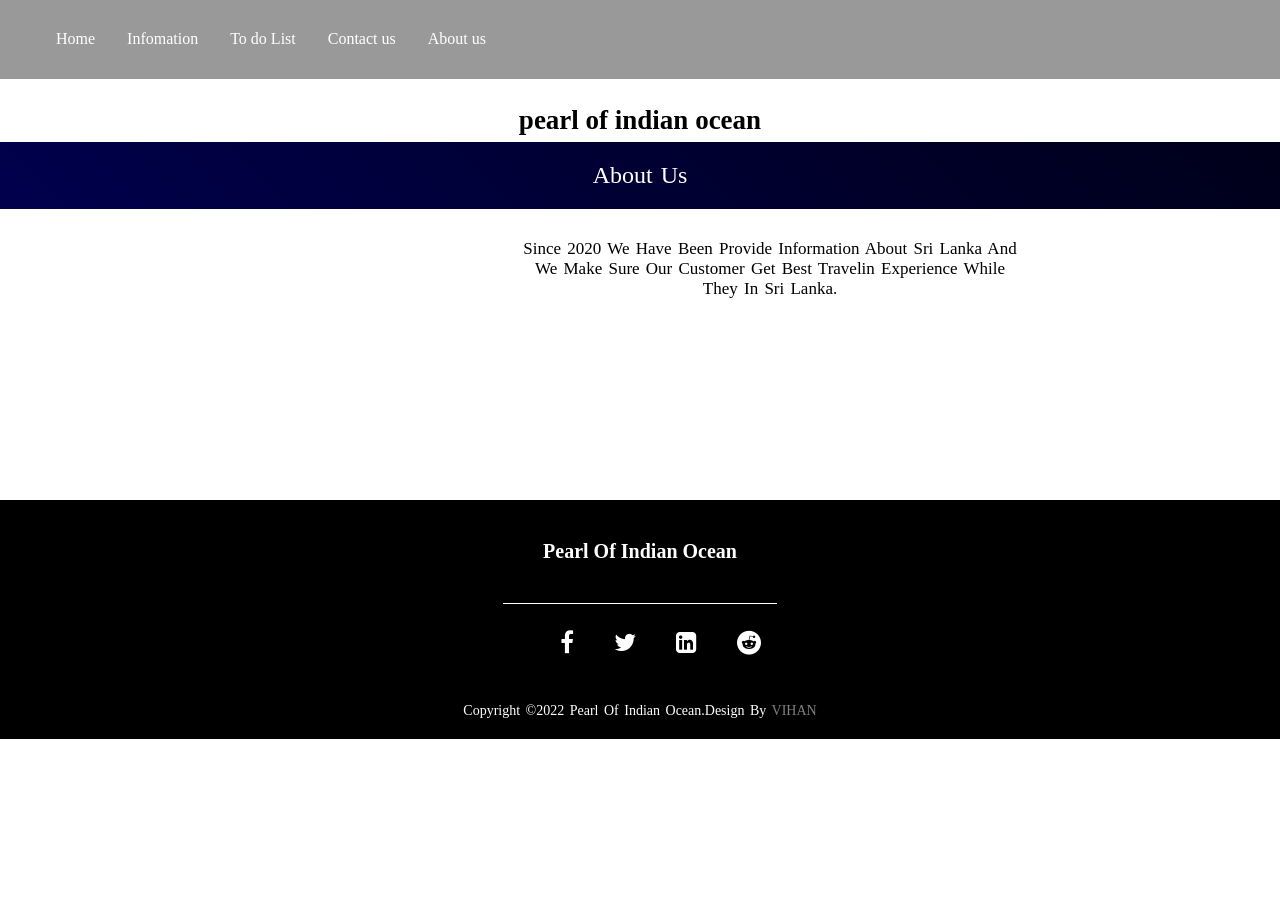
<file: information/about/about.html>
<!DOCTYPE html>
<html lang="en">
<head>
    <meta charset="UTF-8">
    <meta http-equiv="X-UA-Compatible" content="IE=edge">
    <meta name="viewport" content="width=device-width, initial-scale=1.0">
    <title>pearl of indian ocean | about us</title>
    <link rel="stylesheet" href="style-about.css">
    <link rel="stylesheet" href="https://cdnjs.cloudflare.com/ajax/libs/font-awesome/4.7.0/css/font-awesome.min.css"/>
</head>
<body>
    <nav>
        <ul>
            <li><a href="/Home/Home.html">Home</a></li>
            <li><a href="/Info/Information.html">Infomation</a></li>
            <li><a href="/Activ/Activities.html">To do List</a></li>
            <li><a href="/contact/contact.html">Contact us</a></li>
            <li><a href="/about/about.html">About us</a></li>
        </ul>
    </nav>

    <div class="container">
        <div class="about">
            <h4>pearl of indian ocean</h4>
            <p id="header">About us</p>
            <p id="content">
                since 2020 we have been provide information about <span>sri lanka</span>
                and we make sure our customer get best travelin experience while they in
                sri lanka.
            </p>
        </div>
    </div>


    <div class="footer">
        <div class="footer_cnt">
         <h4>Pearl Of Indian Ocean</h4>
         <ul class="social">
             <li><a href="#" target="_blank" id="facebook"><i class="fa fa-facebook"></i></a></li>
             <li><a href="#" target="_blank" id="twitter"><i class="fa fa-twitter"></i></a></li>
             <li><a href="#" target="_blank" id="linkedin"><i class="fa fa-linkedin-square"></i></a></li>
             <li><a href="#" target="_blank" id="reddit"><i class="fa fa-reddit"></i></a></li>
         </ul>
        </div>
        <div class="footer_bttm">
            <p>copyright &copy;2022 pearl of indian ocean.design by <span>Vihan</span></p>
        </div>
     </div>
</body>
</html>
</file>
<file: styles.css>
/* =====================================================
   PEARL OF THE INDIAN OCEAN - MODERN CSS STYLESHEET
   Professional UI/UX Design with Modern Standards
   ===================================================== */

/* ==================== VARIABLES & GLOBALS ==================== */
:root {
    --primary-color: #D4A574;
    --secondary-color: #2C3E50;
    --accent-color: #E8B4A0;
    --light-bg: #F5F5F5;
    --dark-text: #333;
    --border-radius: 10px;
    --transition: all 0.3s ease;
    --shadow: 0 4px 15px rgba(0, 0, 0, 0.1);
    --max-width: 1200px;
}

/* Global Container Class */
.container {
    max-width: var(--max-width);
    margin: 0 auto;
    padding: 0 20px;
}

/* ==================== HEADER & NAVIGATION ==================== */
/* Fixed header with navigation and branding */
.header {
    display: flex;
    justify-content: space-between;
    align-items: center;
    flex-wrap: nowrap;
    gap: 20px;
    padding: 15px 50px;
    background: white;
    position: sticky;
    top: 0;
    z-index: 1000;
    box-shadow: 0 2px 10px rgba(0, 0, 0, 0.05);
    transition: var(--transition);
}

/* Header logo and brand name styling */
.header-logo {
    display: flex;
    align-items: center;
    gap: 15px;
}

.logo-img {
    width: 50px;
    height: 50px;
    animation: logoHover 0.3s ease;
}

.logo-img:hover {
    transform: scale(1.05) rotate(5deg);
}

.brand-name {
    font-family: 'Playfair Display', serif;
    font-size: 20px;
    color: var(--secondary-color);
    margin: 0;
    font-weight: 700;
}

/* Header when scrolled down */
.header.scrolled {
    background: linear-gradient(135deg, rgba(255, 255, 255, 0.95), var(--light-bg));
    padding: 10px 50px;
    box-shadow: var(--shadow);
}

/* Navbar styling */
.navbar {
    display: flex;
    gap: 0;
}

.nav-menu {
    display: flex;
    list-style: none;
    margin: 0;
    padding: 0;
    gap: 5px;
}

/* Navigation links styling */
.nav-link {
    color: var(--secondary-color);
    text-decoration: none;
    padding: 10px 20px;
    border-radius: var(--border-radius);
    transition: var(--transition);
    font-weight: 500;
    position: relative;
    font-size: 14px;
}

.nav-link:hover {
    background-color: var(--light-bg);
    color: var(--primary-color);
}

/* Active navigation link */
.nav-link.active {
    color: var(--primary-color);
    background-color: rgba(212, 165, 116, 0.1);
    border-bottom: 3px solid var(--primary-color);
}

/* Search container styling */
.search-container {
    display: flex;
    align-items: center;
    background-color: white;
    border: 2px solid var(--primary-color);
    border-radius: 25px;
    padding: 8px 15px;
    gap: 10px;
    position: relative;
    box-shadow: 0 2px 8px rgba(0, 0, 0, 0.05);
    transition: var(--transition);
}

.search-container:focus-within {
    box-shadow: 0 4px 15px rgba(212, 165, 116, 0.2);
    border-color: var(--secondary-color);
}

.search-input {
    border: none;
    background: transparent;
    outline: none;
    padding: 5px 10px;
    font-family: 'Poppins', sans-serif;
    flex: 1;
    max-width: 250px;
    font-size: 14px;
}

.search-input::placeholder {
    color: #999;
}

.search-btn {
    background: var(--primary-color);
    color: white;
    border: none;
    border-radius: 50%;
    width: 35px;
    height: 35px;
    cursor: pointer;
    display: flex;
    align-items: center;
    justify-content: center;
    transition: var(--transition);
    font-size: 14px;
}

.search-btn:hover {
    background: var(--secondary-color);
    transform: scale(1.1);
}

/* Social media links styling in header */
.header-social {
    display: flex;
    flex-direction: row;
    gap: 12px;
    align-items: center;
    justify-content: flex-end;
}

.header-social a {
    color: var(--secondary-color);
    font-size: 18px;
    transition: var(--transition);
    width: 38px;
    height: 38px;
    display: flex;
    align-items: center;
    justify-content: center;
    border-radius: 50%;
    background-color: var(--light-bg);
    flex-shrink: 0;
}

.header-social a:hover {
    background-color: var(--primary-color);
    color: white;
    transform: translateY(-3px);
    box-shadow: 0 4px 12px rgba(212, 165, 116, 0.3);
}

/* Hamburger menu icon styling */
.hamburger {
    display: none;
    flex-direction: column;
    cursor: pointer;
    gap: 6px;
}

.hamburger span {
    width: 25px;
    height: 3px;
    background-color: var(--secondary-color);
    border-radius: 2px;
    transition: var(--transition);
}

.hamburger.active span:nth-child(1) {
    transform: rotate(45deg) translate(10px, 10px);
}

.hamburger.active span:nth-child(2) {
    opacity: 0;
}

.hamburger.active span:nth-child(3) {
    transform: rotate(-45deg) translate(7px, -7px);
}

/* ==================== HERO SECTION ==================== */
/* Full-screen hero section with background slider */
.hero {
    position: relative;
    width: 100%;
    height: 100vh;
    overflow: hidden;
    display: flex;
    align-items: center;
    justify-content: center;
}

/* Hero slider styling */
.hero-slider {
    position: absolute;
    top: 0;
    left: 0;
    width: 100%;
    height: 100%;
    z-index: 0;
}

.hero-slide {
    position: absolute;
    top: 0;
    left: 0;
    width: 100%;
    height: 100%;
    background-size: cover;
    background-position: center;
    background-repeat: no-repeat;
    opacity: 0;
    transition: opacity 1.5s ease-in-out;
}

.hero-slide.active {
    opacity: 1;
}

/* Hero overlay for better text readability */
.hero-overlay {
    position: absolute;
    top: 0;
    left: 0;
    width: 100%;
    height: 100%;
    background: linear-gradient(135deg, rgba(0, 0, 0, 0.5), rgba(212, 165, 116, 0.3));
    z-index: 1;
}

/* Hero content styling */
.hero-content {
    position: relative;
    z-index: 2;
    display: flex;
    flex-direction: column;
    justify-content: center;
    align-items: center;
    text-align: center;
    color: white;
    animation: fadeInUp 1s ease;
}

.hero-title {
    font-family: 'Playfair Display', serif;
    font-size: 4.5rem;
    font-weight: 800;
    margin: 0;
    text-shadow: 0 4px 20px rgba(0, 0, 0, 0.8), 
                 2px 2px 10px rgba(0, 0, 0, 0.6);
    margin-bottom: 15px;
    letter-spacing: 1.5px;
    line-height: 1.1;
    color: #ffffff;
}

.hero-subtitle {
    font-size: 24px;
    font-weight: 300;
    margin: 0;
    text-shadow: 1px 1px 4px rgba(0, 0, 0, 0.3);
    margin-bottom: 30px;
}

/* Call-to-action button styling */
.cta-button {
    display: inline-block;
    padding: 15px 40px;
    background: var(--primary-color);
    color: white;
    text-decoration: none;
    border-radius: 50px;
    font-weight: 600;
    transition: var(--transition);
    box-shadow: 0 4px 15px rgba(212, 165, 116, 0.3);
}

.cta-button:hover {
    background: var(--secondary-color);
    transform: translateY(-3px);
    box-shadow: 0 6px 20px rgba(0, 0, 0, 0.2);
}

/* ==================== ABOUT SECTION ==================== */
/* About & features section styling */
.about-section {
    padding: 80px 20px;
    background-color: #FFFBF7;
}

/* Section title and divider styling */
.section-header {
    text-align: center;
    margin-bottom: 60px;
}

.section-title {
    font-family: 'Playfair Display', serif;
    font-size: 48px;
    color: var(--secondary-color);
    margin: 0;
    font-weight: 700;
}

.divider {
    width: 80px;
    height: 4px;
    background: linear-gradient(90deg, var(--primary-color), var(--accent-color));
    margin: 20px auto;
    border-radius: 2px;
}

/* About text styling */
.about-text {
    font-size: 16px;
    line-height: 1.8;
    color: #666;
    max-width: 800px;
    margin: 0 auto 60px;
    text-align: center;
}

/* Features grid layout */
.features-grid {
    display: grid;
    grid-template-columns: repeat(auto-fit, minmax(250px, 1fr));
    gap: 30px;
}

/* Individual feature card styling */
.feature-card {
    background: white;
    padding: 40px 30px;
    border-radius: var(--border-radius);
    text-align: center;
    box-shadow: 0 2px 10px rgba(0, 0, 0, 0.08);
    transition: var(--transition);
}

.feature-card:hover {
    transform: translateY(-10px);
    box-shadow: var(--shadow);
}

.feature-card i {
    font-size: 48px;
    color: var(--primary-color);
    margin-bottom: 20px;
}

.feature-card h3 {
    font-size: 20px;
    color: var(--secondary-color);
    margin: 15px 0;
    font-weight: 600;
}

.feature-card p {
    color: #666;
    font-size: 14px;
    margin: 0;
    line-height: 1.6;
}

/* ==================== GALLERY / SLIDER SECTION ==================== */
/* Gallery section styling */
.gallery-section {
    padding: 80px 20px;
    background-color: #F5F5F5;
}

/* Image slider container styling */
.image-slider {
    position: relative;
    overflow: hidden;
    margin-top: 50px;
}

.slider-container {
    position: relative;
    width: 100%;
    height: 500px;
    overflow: hidden;
    border-radius: var(--border-radius);
    box-shadow: var(--shadow);
}

/* Slides wrapper for animation */
.slides-wrapper {
    display: flex;
    width: 100%;
    height: 100%;
    transition: transform 0.5s ease-in-out;
}

.slide-item {
    flex: 0 0 100%;
    overflow: hidden;
    width: 100%;
    height: 100%;
}

.slide-item img {
    width: 100%;
    height: 100%;
    object-fit: cover;
}

/* Slider navigation buttons */
.slider-btn {
    position: absolute;
    top: 50%;
    transform: translateY(-50%);
    background-color: rgba(212, 165, 116, 0.8);
    color: white;
    border: none;
    width: 50px;
    height: 50px;
    border-radius: 50%;
    cursor: pointer;
    display: flex;
    align-items: center;
    justify-content: center;
    font-size: 20px;
    transition: var(--transition);
    z-index: 10;
}

.slider-btn:hover {
    background-color: var(--secondary-color);
    transform: translateY(-50%) scale(1.1);
}

.slider-btn.prev {
    left: 20px;
}

.slider-btn.next {
    right: 20px;
}

/* Slider indicators (dots) */
.slider-indicators {
    display: flex;
    justify-content: center;
    gap: 10px;
    margin-top: 30px;
}

.indicator {
    width: 12px;
    height: 12px;
    border-radius: 50%;
    background-color: #DDD;
    cursor: pointer;
    transition: var(--transition);
}

.indicator.active {
    background-color: var(--primary-color);
    width: 35px;
    border-radius: 6px;
}

/* ==================== CTA SECTION ==================== */
/* Call-to-action banner section */
.cta-section {
    padding: 80px 20px;
    background: linear-gradient(135deg, var(--secondary-color), var(--primary-color));
    color: white;
}

.cta-content {
    text-align: center;
}

.cta-content h2 {
    font-family: 'Playfair Display', serif;
    font-size: 44px;
    margin: 0 0 15px 0;
    font-weight: 700;
}

.cta-content p {
    font-size: 18px;
    margin: 0 0 40px 0;
    opacity: 0.9;
}

.cta-buttons {
    display: flex;
    gap: 20px;
    justify-content: center;
    flex-wrap: wrap;
}

/* Button styles */
.btn {
    padding: 15px 40px;
    border-radius: 50px;
    text-decoration: none;
    font-weight: 600;
    transition: var(--transition);
    display: inline-block;
    border: 2px solid white;
}

.btn-primary {
    background-color: white;
    color: var(--secondary-color);
}

.btn-primary:hover {
    background-color: var(--primary-color);
    color: white;
    border-color: var(--primary-color);
}

.btn-secondary {
    background-color: transparent;
    color: white;
}

.btn-secondary:hover {
    background-color: white;
    color: var(--secondary-color);
    border-color: white;
}

/* ==================== FOOTER ==================== */
/* Footer styling */
.footer {
    background-color: var(--secondary-color);
    color: white;
    padding: 60px 20px 20px;
}

.footer-content {
    display: grid;
    grid-template-columns: repeat(auto-fit, minmax(250px, 1fr));
    gap: 40px;
    margin-bottom: 40px;
}

.footer-column h3,
.footer-column h4 {
    margin: 0 0 20px 0;
    font-weight: 600;
    color: var(--primary-color);
}

.footer-column p {
    margin: 10px 0;
    opacity: 0.8;
    font-size: 14px;
    line-height: 1.6;
}

.footer-column ul {
    list-style: none;
    padding: 0;
    margin: 0;
}

.footer-column ul li {
    margin: 10px 0;
}

.footer-column ul li a {
    color: white;
    text-decoration: none;
    transition: var(--transition);
    opacity: 0.8;
}

.footer-column ul li a:hover {
    opacity: 1;
    color: var(--primary-color);
    padding-left: 5px;
}

/* Newsletter form styling */
.newsletter-form {
    display: flex;
    gap: 10px;
    margin-top: 20px;
}

.newsletter-form input {
    flex: 1;
    padding: 12px 15px;
    border: none;
    border-radius: 5px;
    background-color: rgba(255, 255, 255, 0.1);
    color: white;
    outline: none;
    transition: var(--transition);
}

.newsletter-form input::placeholder {
    color: rgba(255, 255, 255, 0.6);
}

.newsletter-form input:focus {
    background-color: rgba(255, 255, 255, 0.2);
}

.newsletter-form button {
    padding: 12px 20px;
    background-color: var(--primary-color);
    color: white;
    border: none;
    border-radius: 5px;
    cursor: pointer;
    font-weight: 600;
    transition: var(--transition);
}

.newsletter-form button:hover {
    background-color: var(--accent-color);
    transform: translateY(-2px);
}

/* Footer bottom (copyright) */
.footer-bottom {
    border-top: 1px solid rgba(255, 255, 255, 0.1);
    padding-top: 20px;
    text-align: center;
    opacity: 0.8;
    font-size: 14px;
}

/* ==================== ANIMATIONS ==================== */
/* Fade in from bottom animation */
@keyframes fadeInUp {
    from {
        opacity: 0;
        transform: translateY(30px);
    }
    to {
        opacity: 1;
        transform: translateY(0);
    }
}

/* Logo hover animation */
@keyframes logoHover {
    0%,
    100% {
        transform: scale(1);
    }
    50% {
        transform: scale(1.05);
    }
}

/* ==================== RESPONSIVE DESIGN ==================== */
/* Tablet & smaller screens */
@media (max-width: 768px) {
    .header {
        padding: 15px 20px;
        flex-wrap: wrap;
        gap: 15px;
    }

    .brand-name {
        font-size: 18px;
    }

    .navbar {
        flex: 1 1 100%;
        order: 3;
    }

    .nav-menu {
        display: none;
    }

    .nav-menu.active {
        display: flex;
        flex-direction: column;
        width: 100%;
        gap: 0;
    }

    .hamburger {
        display: flex;
    }

    .search-container {
        flex: 1;
        max-width: 200px;
    }

    .search-input {
        max-width: 100%;
        padding: 3px 5px;
        font-size: 13px;
    }

    .header-social {
        display: flex;
        gap: 8px;
    }
    
    .header-social a {
        width: 32px;
        height: 32px;
        font-size: 14px;
    }

    .hero-title {
        font-size: 36px;
    }

    .hero-subtitle {
        font-size: 18px;
    }

    .section-title {
        font-size: 32px;
    }

    .features-grid {
        grid-template-columns: 1fr;
        gap: 20px;
    }

    .slider-container {
        height: 300px;
    }

    .cta-content h2 {
        font-size: 28px;
    }

    .cta-buttons {
        flex-direction: column;
        align-items: center;
    }

    .btn {
        width: 100%;
        max-width: 300px;
    }

    .footer-content {
        grid-template-columns: 1fr;
        gap: 30px;
    }
}

/* Mobile devices */
@media (max-width: 480px) {
    .header {
        padding: 10px 15px;
    }

    .logo-img {
        width: 40px;
        height: 40px;
    }

    .brand-name {
        font-size: 16px;
    }

    .search-container {
        display: flex;
        max-width: 300px;
        padding: 6px 12px;
    }

    .search-input {
        max-width: 180px;
        font-size: 13px;
    }

    .search-btn {
        width: 32px;
        height: 32px;
    }

    .hero-title {
        font-size: 24px;
    }

    .hero-subtitle {
        font-size: 14px;
    }

    .hero-content {
        padding: 0 20px;
    }

    .section-title {
        font-size: 24px;
    }

    .about-text {
        font-size: 14px;
    }

    .feature-card {
        padding: 25px 15px;
    }

    .feature-card i {
        font-size: 36px;
    }

    .slider-btn {
        width: 40px;
        height: 40px;
        font-size: 16px;
    }

    .slider-btn.prev {
        left: 10px;
    }

    .slider-btn.next {
        right: 10px;
    }

    .cta-content h2 {
        font-size: 20px;
    }

    .cta-content p {
        font-size: 14px;
    }

    .newsletter-form {
        flex-direction: column;
    }

    .btn {
        padding: 12px 25px;
        font-size: 14px;
    }
}

.manual-btn-container {
    margin-left: 29.5%;
    margin-top: -25px;
    display: flex;
    justify-content: center;
}
.manual-btn{
    
    top: 100px;
    padding: 5px;
    border-radius: 10px;
    cursor: pointer;
    border: solid 2px rgb(16, 223, 212);
    transition: 1s;
    
}

.manual-btn:not(:last-child){
    margin-right:40px;
}

#radio{
    top: 10px;
}

.manual-btn:hover{
    background:#40D3DC;
}
#radio1:checked ~ .first{
margin-left: 0;
}
#radio2:checked ~ .first{
margin-left: -20%;
    }
#radio3:checked ~ .first{
margin-left: -40%;
}

#radio4:checked ~ .first{
margin-left: -60%;
}

#radio5:checked ~ .first{
margin-left: -80%;
}

#radio6:checked ~ .first{
margin-left: -100%;
}

/* css for automatic navi */

.navigation-auto{
    position: absolute;
    display:flex;
    width:1200px;
    justify-content: center;
    margin-top:153mm;
}
.navigation-auto div{
    border: 2px solid #40D3DC;
    padding:5px;
    border-radius:10px;
    transition:1s;
}
.navigation-auto div:not(:last-child){
    margin-right:40px;
}

#radio1:checked ~ .navigation-auto .auto-btn1{
background: #40D3DC;
    }
#radio2:checked ~ .navigation-auto .auto-btn2{
background: #40D3DC;
    }
#radio3:checked ~ .navigation-auto .auto-btn3{
background: #40D3DC;
}
    
#radio4:checked ~ .navigation-auto .auto-btn4{
background: #40D3DC;
}
    
#radio5:checked ~ .navigation-auto .auto-btn5{
background: #40D3DC;
}
    
#radio6:checked ~ .navigation-auto .auto-btn6{
background: #40D3DC;
}
</file>
<file: footer.css>
*{
    margin: 0;
    padding: 0;
    font-family: Arial, Helvetica, sans-serif;
    /* box-sizing: border-box; */
}

.foot{
    
    width: 100%;
    position:relative;
    top: 0;
    height: 400px;
    z-index: 1px;
    bottom: 0;
    background: linear-gradient(to right,#303030,#949494a4);
    color: rgb(255, 255, 255);
    padding: 100px 0 30px;
    border-top-left-radius: 450px;
    font-size: 13px;
    line-height: 20px;
}
.row{
    width: 85%;
    margin: auto;
    display: flex;
    flex-wrap: wrap;
    align-items: flex-start;
    justify-content: space-between;
}
.col{
    flex-basis: 25%;
    padding: 10px;
}
.col:nth-child(2), .col:nth-child(3){
    flex-basis: 15%;
}
.logo{
    width: 80px;
    margin-bottom: 30px;
}
.col h3{
    width: fit-content;
    margin-bottom: 40px;
    position: relative;
}

.email-id{
    width: fit-content;
    border-bottom: solid rgb(14, 14, 14);
    margin: 20px 0;

}
.ful{
    display: flex;
    flex-direction:column;
}
.ful li{
    list-style: none;
    margin-bottom: 12px;
}
.ful li a{
    text-decoration: none;
    color: #131313;
    display: inline-block;
}
form{
    padding-bottom: 15px;
    display: flex;
    align-items: center;
    justify-content: space-between;
    border-bottom: 1px solid rgb(0, 0, 0);
    margin-bottom: 50px;
}
form .far{
    font-size: 18px;
    margin-right: 10px;

}
form input{
    width: 100%;
    background: transparent;
    color: rgb(0, 0, 0);
    border: 0;
    outline: none;
}
form button{
    background: transparent;
    border: 0;
    outline: none;
    cursor: pointer;
}
form button .fas{
    font-size: 16px;
    color: rgb(202, 202, 202);

}
social-icon .fab{
    width: 40px;
    height: 40px;
    border-radius: 50%;
    text-align: center;
    line-height: 40px;
    font-size: 20px;
    color: rgb(27, 27, 27);
    background: #fff;
    margin-right: 15px;
    cursor: pointer;
}
hr{
    width: 90%;
    border: 0;
    border-bottom: 1px solid rgb(219, 219, 219);
    margin: 2px auto;
}
.copyright{
    text-align: center;
}

.underline{
    width: 100%;
    height: 5px;
    background: #ffffff;
    border-radius: 3px;
    position: absolute;
    top: 25px;
    left: 0;
    overflow: hidden;
}

.underline span{
    width: 15px;
    height: 100%;
    background: rgb(230, 53, 53);
    border-radius: 3px;
    position: absolute;
    top: 0;
    left: 10px;
    animation: moving 2s linear infinite;
}
@keyframes moving{
    0%{
        left: -20px;
    }
    100%{
        left: 100%;
    }
}
@media (max-width: 700px){
    footer{
        bottom: unset;
    }
    .col{
        flex-basis: 100%;
        
    }
    .col:nth-child(2), .col:nth-child(3){
        flex-basis: 15%;
    }
}
</file>
<file: Home page.css>
/* =====================================================
   PEARL OF THE INDIAN OCEAN - MODERN CSS STYLESHEET
   Professional UI/UX Design with Modern Standards
   ===================================================== */

/* ==================== VARIABLES & GLOBALS ==================== */
:root {
    --primary-color: #D4A574;
    --secondary-color: #2C3E50;
    --accent-color: #E8B4A0;
    --light-bg: #F5F5F5;
    --dark-text: #333;
    --border-radius: 10px;
    --transition: all 0.3s ease;
    --shadow: 0 4px 15px rgba(0, 0, 0, 0.1);
    --max-width: 1200px;
}

/* Global Container Class */
.container {
    max-width: var(--max-width);
    margin: 0 auto;
    padding: 0 20px;
}

/* ==================== HEADER & NAVIGATION ==================== */
/* Fixed header with navigation and branding */
.header {
    display: flex;
    justify-content: space-between;
    align-items: center;
    flex-wrap: nowrap;
    gap: 20px;
    padding: 15px 50px;
    background: white;
    position: sticky;
    top: 0;
    z-index: 1000;
    box-shadow: 0 2px 10px rgba(0, 0, 0, 0.05);
    transition: var(--transition);
}

/* Header logo and brand name styling */
.header-logo {
    display: flex;
    align-items: center;
    gap: 15px;
}

.logo-img {
    width: 50px;
    height: 50px;
    animation: logoHover 0.3s ease;
}

.logo-img:hover {
    transform: scale(1.05) rotate(5deg);
}

.brand-name {
    font-family: 'Playfair Display', serif;
    font-size: 20px;
    color: var(--secondary-color);
    margin: 0;
    font-weight: 700;
}

/* Header when scrolled down */
.header.scrolled {
    background: linear-gradient(135deg, rgba(255, 255, 255, 0.95), var(--light-bg));
    padding: 10px 50px;
    box-shadow: var(--shadow);
}

/* Navbar styling */
.navbar {
    display: flex;
    gap: 0;
}

.nav-menu {
    display: flex;
    list-style: none;
    margin: 0;
    padding: 0;
    gap: 5px;
}

/* Navigation links styling */
.nav-link {
    color: var(--secondary-color);
    text-decoration: none;
    padding: 10px 20px;
    border-radius: var(--border-radius);
    transition: var(--transition);
    font-weight: 500;
    position: relative;
    font-size: 14px;
}

.nav-link:hover {
    background-color: var(--light-bg);
    color: var(--primary-color);
}

/* Active navigation link */
.nav-link.active {
    color: var(--primary-color);
    background-color: rgba(212, 165, 116, 0.1);
    border-bottom: 3px solid var(--primary-color);
}

/* Search container styling */
.search-container {
    display: flex;
    align-items: center;
    background-color: white;
    border: 2px solid var(--primary-color);
    border-radius: 25px;
    padding: 8px 15px;
    gap: 10px;
    position: relative;
    box-shadow: 0 2px 8px rgba(0, 0, 0, 0.05);
    transition: var(--transition);
}

.search-container:focus-within {
    box-shadow: 0 4px 15px rgba(212, 165, 116, 0.2);
    border-color: var(--secondary-color);
}

.search-input {
    border: none;
    background: transparent;
    outline: none;
    padding: 5px 10px;
    font-family: 'Poppins', sans-serif;
    flex: 1;
    max-width: 250px;
    font-size: 14px;
}

.search-input::placeholder {
    color: #999;
}

.search-btn {
    background: var(--primary-color);
    color: white;
    border: none;
    border-radius: 50%;
    width: 35px;
    height: 35px;
    cursor: pointer;
    display: flex;
    align-items: center;
    justify-content: center;
    transition: var(--transition);
    font-size: 14px;
}

.search-btn:hover {
    background: var(--secondary-color);
    transform: scale(1.1);
}

/* Social media links styling in header */
.header-social {
    display: flex;
    flex-direction: row;
    gap: 12px;
    align-items: center;
    justify-content: flex-end;
}

.header-social a {
    color: var(--secondary-color);
    font-size: 18px;
    transition: var(--transition);
    width: 38px;
    height: 38px;
    display: flex;
    align-items: center;
    justify-content: center;
    border-radius: 50%;
    background-color: var(--light-bg);
    flex-shrink: 0;
}

.header-social a:hover {
    background-color: var(--primary-color);
    color: white;
    transform: translateY(-3px);
    box-shadow: 0 4px 12px rgba(212, 165, 116, 0.3);
}

/* Hamburger menu icon styling */
.hamburger {
    display: none;
    flex-direction: column;
    cursor: pointer;
    gap: 6px;
}

.hamburger span {
    width: 25px;
    height: 3px;
    background-color: var(--secondary-color);
    border-radius: 2px;
    transition: var(--transition);
}

.hamburger.active span:nth-child(1) {
    transform: rotate(45deg) translate(10px, 10px);
}

.hamburger.active span:nth-child(2) {
    opacity: 0;
}

.hamburger.active span:nth-child(3) {
    transform: rotate(-45deg) translate(7px, -7px);
}

/* ==================== HERO SECTION ==================== */
/* Full-screen hero section with background slider */
.hero {
    position: relative;
    width: 100%;
    height: 100vh;
    overflow: hidden;
    display: flex;
    align-items: center;
    justify-content: center;
}

/* Hero slider styling */
.hero-slider {
    position: absolute;
    top: 0;
    left: 0;
    width: 100%;
    height: 100%;
    z-index: 0;
}

.hero-slide {
    position: absolute;
    top: 0;
    left: 0;
    width: 100%;
    height: 100%;
    background-size: cover;
    background-position: center;
    background-repeat: no-repeat;
    opacity: 0;
    transition: opacity 1.5s ease-in-out;
}

.hero-slide.active {
    opacity: 1;
}

/* Hero overlay for better text readability */
.hero-overlay {
    position: absolute;
    top: 0;
    left: 0;
    width: 100%;
    height: 100%;
    background: linear-gradient(135deg, rgba(0, 0, 0, 0.5), rgba(212, 165, 116, 0.3));
    z-index: 1;
}

/* Hero content styling */
.hero-content {
    position: relative;
    z-index: 2;
    display: flex;
    flex-direction: column;
    justify-content: center;
    align-items: center;
    text-align: center;
    color: white;
    animation: fadeInUp 1s ease;
}

.hero-title {
    font-family: 'Playfair Display', serif;
    font-size: 4.5rem;
    font-weight: 800;
    margin: 0;
    text-shadow: 0 4px 20px rgba(0, 0, 0, 0.8), 
                 2px 2px 10px rgba(0, 0, 0, 0.6);
    margin-bottom: 15px;
    letter-spacing: 1.5px;
    line-height: 1.1;
    color: #ffffff;
}

.hero-subtitle {
    font-size: 24px;
    font-weight: 300;
    margin: 0;
    text-shadow: 1px 1px 4px rgba(0, 0, 0, 0.3);
    margin-bottom: 30px;
}

/* Call-to-action button styling */
.cta-button {
    display: inline-block;
    padding: 15px 40px;
    background: var(--primary-color);
    color: white;
    text-decoration: none;
    border-radius: 50px;
    font-weight: 600;
    transition: var(--transition);
    box-shadow: 0 4px 15px rgba(212, 165, 116, 0.3);
}

.cta-button:hover {
    background: var(--secondary-color);
    transform: translateY(-3px);
    box-shadow: 0 6px 20px rgba(0, 0, 0, 0.2);
}

/* ==================== ABOUT SECTION ==================== */
/* About & features section styling */
.about-section {
    padding: 80px 20px;
    background-color: #FFFBF7;
}

/* Section title and divider styling */
.section-header {
    text-align: center;
    margin-bottom: 60px;
}

.section-title {
    font-family: 'Playfair Display', serif;
    font-size: 48px;
    color: var(--secondary-color);
    margin: 0;
    font-weight: 700;
}

.divider {
    width: 80px;
    height: 4px;
    background: linear-gradient(90deg, var(--primary-color), var(--accent-color));
    margin: 20px auto;
    border-radius: 2px;
}

/* About text styling */
.about-text {
    font-size: 16px;
    line-height: 1.8;
    color: #666;
    max-width: 800px;
    margin: 0 auto 60px;
    text-align: center;
}

/* Features grid layout */
.features-grid {
    display: grid;
    grid-template-columns: repeat(auto-fit, minmax(250px, 1fr));
    gap: 30px;
}

/* Individual feature card styling */
.feature-card {
    background: white;
    padding: 40px 30px;
    border-radius: var(--border-radius);
    text-align: center;
    box-shadow: 0 2px 10px rgba(0, 0, 0, 0.08);
    transition: var(--transition);
}

.feature-card:hover {
    transform: translateY(-10px);
    box-shadow: var(--shadow);
}

.feature-card i {
    font-size: 48px;
    color: var(--primary-color);
    margin-bottom: 20px;
}

.feature-card h3 {
    font-size: 20px;
    color: var(--secondary-color);
    margin: 15px 0;
    font-weight: 600;
}

.feature-card p {
    color: #666;
    font-size: 14px;
    margin: 0;
    line-height: 1.6;
}

/* ==================== GALLERY / SLIDER SECTION ==================== */
/* Gallery section styling */
.gallery-section {
    padding: 80px 20px;
    background-color: #F5F5F5;
}

/* Image slider container styling */
.image-slider {
    position: relative;
    overflow: hidden;
    margin-top: 50px;
}

.slider-container {
    position: relative;
    width: 100%;
    height: 500px;
    overflow: hidden;
    border-radius: var(--border-radius);
    box-shadow: var(--shadow);
}

/* Slides wrapper for animation */
.slides-wrapper {
    display: flex;
    width: 100%;
    height: 100%;
    transition: transform 0.5s ease-in-out;
}

.slide-item {
    flex: 0 0 100%;
    overflow: hidden;
    width: 100%;
    height: 100%;
}

.slide-item img {
    width: 100%;
    height: 100%;
    object-fit: cover;
}

/* Slider navigation buttons */
.slider-btn {
    position: absolute;
    top: 50%;
    transform: translateY(-50%);
    background-color: rgba(212, 165, 116, 0.8);
    color: white;
    border: none;
    width: 50px;
    height: 50px;
    border-radius: 50%;
    cursor: pointer;
    display: flex;
    align-items: center;
    justify-content: center;
    font-size: 20px;
    transition: var(--transition);
    z-index: 10;
}

.slider-btn:hover {
    background-color: var(--secondary-color);
    transform: translateY(-50%) scale(1.1);
}

.slider-btn.prev {
    left: 20px;
}

.slider-btn.next {
    right: 20px;
}

/* Slider indicators (dots) */
.slider-indicators {
    display: flex;
    justify-content: center;
    gap: 10px;
    margin-top: 30px;
}

.indicator {
    width: 12px;
    height: 12px;
    border-radius: 50%;
    background-color: #DDD;
    cursor: pointer;
    transition: var(--transition);
}

.indicator.active {
    background-color: var(--primary-color);
    width: 35px;
    border-radius: 6px;
}

/* ==================== CTA SECTION ==================== */
/* Call-to-action banner section */
.cta-section {
    padding: 80px 20px;
    background: linear-gradient(135deg, var(--secondary-color), var(--primary-color));
    color: white;
}

.cta-content {
    text-align: center;
}

.cta-content h2 {
    font-family: 'Playfair Display', serif;
    font-size: 44px;
    margin: 0 0 15px 0;
    font-weight: 700;
}

.cta-content p {
    font-size: 18px;
    margin: 0 0 40px 0;
    opacity: 0.9;
}

.cta-buttons {
    display: flex;
    gap: 20px;
    justify-content: center;
    flex-wrap: wrap;
}

/* Button styles */
.btn {
    padding: 15px 40px;
    border-radius: 50px;
    text-decoration: none;
    font-weight: 600;
    transition: var(--transition);
    display: inline-block;
    border: 2px solid white;
}

.btn-primary {
    background-color: white;
    color: var(--secondary-color);
}

.btn-primary:hover {
    background-color: var(--primary-color);
    color: white;
    border-color: var(--primary-color);
}

.btn-secondary {
    background-color: transparent;
    color: white;
}

.btn-secondary:hover {
    background-color: white;
    color: var(--secondary-color);
    border-color: white;
}

/* ==================== FOOTER ==================== */
/* Footer styling */
.footer {
    background-color: var(--secondary-color);
    color: white;
    padding: 60px 20px 20px;
}

.footer-content {
    display: grid;
    grid-template-columns: repeat(auto-fit, minmax(250px, 1fr));
    gap: 40px;
    margin-bottom: 40px;
}

.footer-column h3,
.footer-column h4 {
    margin: 0 0 20px 0;
    font-weight: 600;
    color: var(--primary-color);
}

.footer-column p {
    margin: 10px 0;
    opacity: 0.8;
    font-size: 14px;
    line-height: 1.6;
}

.footer-column ul {
    list-style: none;
    padding: 0;
    margin: 0;
}

.footer-column ul li {
    margin: 10px 0;
}

.footer-column ul li a {
    color: white;
    text-decoration: none;
    transition: var(--transition);
    opacity: 0.8;
}

.footer-column ul li a:hover {
    opacity: 1;
    color: var(--primary-color);
    padding-left: 5px;
}

/* Newsletter form styling */
.newsletter-form {
    display: flex;
    gap: 10px;
    margin-top: 20px;
}

.newsletter-form input {
    flex: 1;
    padding: 12px 15px;
    border: none;
    border-radius: 5px;
    background-color: rgba(255, 255, 255, 0.1);
    color: white;
    outline: none;
    transition: var(--transition);
}

.newsletter-form input::placeholder {
    color: rgba(255, 255, 255, 0.6);
}

.newsletter-form input:focus {
    background-color: rgba(255, 255, 255, 0.2);
}

.newsletter-form button {
    padding: 12px 20px;
    background-color: var(--primary-color);
    color: white;
    border: none;
    border-radius: 5px;
    cursor: pointer;
    font-weight: 600;
    transition: var(--transition);
}

.newsletter-form button:hover {
    background-color: var(--accent-color);
    transform: translateY(-2px);
}

/* Footer bottom (copyright) */
.footer-bottom {
    border-top: 1px solid rgba(255, 255, 255, 0.1);
    padding-top: 20px;
    text-align: center;
    opacity: 0.8;
    font-size: 14px;
}

/* ==================== ANIMATIONS ==================== */
/* Fade in from bottom animation */
@keyframes fadeInUp {
    from {
        opacity: 0;
        transform: translateY(30px);
    }
    to {
        opacity: 1;
        transform: translateY(0);
    }
}

/* Logo hover animation */
@keyframes logoHover {
    0%,
    100% {
        transform: scale(1);
    }
    50% {
        transform: scale(1.05);
    }
}

/* ==================== RESPONSIVE DESIGN ==================== */
/* Tablet & smaller screens */
@media (max-width: 768px) {
    .header {
        padding: 15px 20px;
        flex-wrap: wrap;
        gap: 15px;
    }

    .brand-name {
        font-size: 18px;
    }

    .navbar {
        flex: 1 1 100%;
        order: 3;
    }

    .nav-menu {
        display: none;
    }

    .nav-menu.active {
        display: flex;
        flex-direction: column;
        width: 100%;
        gap: 0;
    }

    .hamburger {
        display: flex;
    }

    .search-container {
        flex: 1;
        max-width: 200px;
    }

    .search-input {
        max-width: 100%;
        padding: 3px 5px;
        font-size: 13px;
    }

    .header-social {
        display: flex;
        gap: 8px;
    }
    
    .header-social a {
        width: 32px;
        height: 32px;
        font-size: 14px;
    }

    .hero-title {
        font-size: 36px;
    }

    .hero-subtitle {
        font-size: 18px;
    }

    .section-title {
        font-size: 32px;
    }

    .features-grid {
        grid-template-columns: 1fr;
        gap: 20px;
    }

    .slider-container {
        height: 300px;
    }

    .cta-content h2 {
        font-size: 28px;
    }

    .cta-buttons {
        flex-direction: column;
        align-items: center;
    }

    .btn {
        width: 100%;
        max-width: 300px;
    }

    .footer-content {
        grid-template-columns: 1fr;
        gap: 30px;
    }
}

/* Mobile devices */
@media (max-width: 480px) {
    .header {
        padding: 10px 15px;
    }

    .logo-img {
        width: 40px;
        height: 40px;
    }

    .brand-name {
        font-size: 16px;
    }

    .search-container {
        display: flex;
        max-width: 300px;
        padding: 6px 12px;
    }

    .search-input {
        max-width: 180px;
        font-size: 13px;
    }

    .search-btn {
        width: 32px;
        height: 32px;
    }

    .hero-title {
        font-size: 24px;
    }

    .hero-subtitle {
        font-size: 14px;
    }

    .hero-content {
        padding: 0 20px;
    }

    .section-title {
        font-size: 24px;
    }

    .about-text {
        font-size: 14px;
    }

    .feature-card {
        padding: 25px 15px;
    }

    .feature-card i {
        font-size: 36px;
    }

    .slider-btn {
        width: 40px;
        height: 40px;
        font-size: 16px;
    }

    .slider-btn.prev {
        left: 10px;
    }

    .slider-btn.next {
        right: 10px;
    }

    .cta-content h2 {
        font-size: 20px;
    }

    .cta-content p {
        font-size: 14px;
    }

    .newsletter-form {
        flex-direction: column;
    }

    .btn {
        padding: 12px 25px;
        font-size: 14px;
    }
}

.manual-btn-container {
    margin-left: 29.5%;
    margin-top: -25px;
    display: flex;
    justify-content: center;
}
.manual-btn{
    
    top: 100px;
    padding: 5px;
    border-radius: 10px;
    cursor: pointer;
    border: solid 2px rgb(16, 223, 212);
    transition: 1s;
    
}

.manual-btn:not(:last-child){
    margin-right:40px;
}

#radio{
    top: 10px;
}

.manual-btn:hover{
    background:#40D3DC;
}
#radio1:checked ~ .first{
margin-left: 0;
}
#radio2:checked ~ .first{
margin-left: -20%;
    }
#radio3:checked ~ .first{
margin-left: -40%;
}

#radio4:checked ~ .first{
margin-left: -60%;
}

#radio5:checked ~ .first{
margin-left: -80%;
}

#radio6:checked ~ .first{
margin-left: -100%;
}

/* css for automatic navi */

.navigation-auto{
    position: absolute;
    display:flex;
    width:1200px;
    justify-content: center;
    margin-top:153mm;
}
.navigation-auto div{
    border: 2px solid #40D3DC;
    padding:5px;
    border-radius:10px;
    transition:1s;
}
.navigation-auto div:not(:last-child){
    margin-right:40px;
}

#radio1:checked ~ .navigation-auto .auto-btn1{
background: #40D3DC;
    }
#radio2:checked ~ .navigation-auto .auto-btn2{
background: #40D3DC;
    }
#radio3:checked ~ .navigation-auto .auto-btn3{
background: #40D3DC;
}
    
#radio4:checked ~ .navigation-auto .auto-btn4{
background: #40D3DC;
}
    
#radio5:checked ~ .navigation-auto .auto-btn5{
background: #40D3DC;
}
    
#radio6:checked ~ .navigation-auto .auto-btn6{
background: #40D3DC;
}
</file>
<file: About/About Us.css>
/* ================================
   About Us Page - Modern Styling
   ================================ */

/* CSS Variables - Design System */
:root {
    --primary-color: #D4A574;
    --secondary-color: #2C3E50;
    --accent-color: #E8B4A0;
    --light-bg: #F5F5F5;
    --dark-text: #333;
    --light-text: #666;
    --white: #fff;
    --shadow: 0 2px 8px rgba(0,0,0,0.1);
    --shadow-lg: 0 8px 24px rgba(0,0,0,0.15);
    --border-radius: 8px;
    --transition: all 0.3s ease;
    --max-width: 1200px;
}

/* Reset & Global Styles */
* {
    margin: 0;
    padding: 0;
    box-sizing: border-box;
}

html {
    scroll-behavior: smooth;
    font-size: 16px;
}

body {
    font-family: 'Poppins', sans-serif;
    color: var(--dark-text);
    line-height: 1.6;
    overflow-x: hidden;
}

a {
    text-decoration: none;
    color: inherit;
}

/* ================================
   Navigation Bar
   ================================ */
.navbar-about {
    position: sticky;
    top: 0;
    z-index: 1000;
    background: var(--white);
    box-shadow: var(--shadow);
    padding: 1rem 2rem;
    transition: var(--transition);
}

.navbar-about .nav-wrapper {
    max-width: var(--max-width);
    margin: 0 auto;
    display: flex;
    justify-content: space-between;
    align-items: center;
}

.navbar-about .nav-brand {
    font-size: 1.5rem;
    font-weight: 700;
    color: var(--primary-color);
    display: flex;
    align-items: center;
    gap: 0.5rem;
    letter-spacing: 0.5px;
}

.navbar-about .nav-brand i {
    font-size: 1.8rem;
}

.navbar-about .nav-menu {
    display: flex;
    list-style: none;
    gap: 2rem;
}

.navbar-about .nav-menu li a {
    font-weight: 500;
    color: var(--secondary-color);
    padding: 0.5rem 1rem;
    border-bottom: 2px solid transparent;
    transition: var(--transition);
}

.navbar-about .nav-menu li a:hover,
.navbar-about .nav-menu li a.active {
    color: var(--primary-color);
    border-bottom-color: var(--primary-color);
}

/* ================================
   Hero Section
   ================================ */

/* Animated gradient background for professional tourism aesthetic */
@keyframes gradientShift {
    0% {
        background: linear-gradient(135deg, var(--secondary-color) 0%, #34495e 100%);
    }
    50% {
        background: linear-gradient(135deg, #34495e 0%, var(--primary-color) 100%);
    }
    100% {
        background: linear-gradient(135deg, var(--secondary-color) 0%, #34495e 100%);
    }
}

.hero-about {
    position: relative;
    height: 500px;
    animation: gradientShift 15s ease-in-out infinite;
    display: flex;
    align-items: center;
    justify-content: center;
    text-align: center;
    overflow: hidden;
    margin-top: 0;
}

.hero-about::before {
    content: '';
    position: absolute;
    top: 0;
    left: 0;
    right: 0;
    bottom: 0;
    background: url('data:image/svg+xml,<svg xmlns="http://www.w3.org/2000/svg" viewBox="0 0 100 100"><circle cx="20" cy="20" r="2" fill="rgba(255,255,255,0.1)"/><circle cx="80" cy="80" r="3" fill="rgba(255,255,255,0.1)"/><circle cx="50" cy="50" r="2" fill="rgba(255,255,255,0.05)"/></svg>');
    opacity: 0.3;
}

.hero-overlay {
    position: absolute;
    top: 0;
    left: 0;
    right: 0;
    bottom: 0;
    background: rgba(0, 0, 0, 0.3);
}

.hero-content {
    position: relative;
    z-index: 2;
    color: var(--white);
    animation: fadeInUp 0.8s ease-out;
}

.hero-title {
    font-family: 'Playfair Display', serif;
    font-size: 3.5rem;
    font-weight: 700;
    margin-bottom: 1rem;
    line-height: 1.2;
    text-shadow: 2px 2px 4px rgba(0, 0, 0, 0.3);
}

.hero-subtitle {
    font-size: 1.3rem;
    font-weight: 300;
    letter-spacing: 1px;
    opacity: 0.95;
}

/* ================================
   Section Styles
   ================================ */
.about-section {
    padding: 5rem 2rem;
    background: var(--white);
    border-bottom: 1px solid #eee;
}

.about-section.alternate {
    background: var(--light-bg);
}

.about-section .section-header {
    text-align: center;
    margin-bottom: 3rem;
}

.section-title {
    font-family: 'Playfair Display', serif;
    font-size: 2.5rem;
    color: var(--secondary-color);
    margin-bottom: 1rem;
    display: flex;
    align-items: center;
    justify-content: center;
    gap: 1rem;
}

.section-title i {
    color: var(--primary-color);
    font-size: 2rem;
}

.divider {
    width: 60px;
    height: 4px;
    background: linear-gradient(90deg, var(--primary-color), var(--accent-color));
    margin: 0 auto;
    border-radius: 2px;
}

.section-text {
    max-width: 800px;
    margin: 0 auto;
    font-size: 1.1rem;
    line-height: 1.8;
    color: var(--light-text);
    text-align: center;
}

/* Container for content */
.about-section .container {
    max-width: var(--max-width);
    margin: 0 auto;
}

/* ================================
   Features Grid
   ================================ */
.features-grid {
    display: grid;
    grid-template-columns: repeat(auto-fit, minmax(280px, 1fr));
    gap: 2rem;
    margin-top: 3rem;
    max-width: 1200px;
    margin-left: auto;
    margin-right: auto;
}

.feature-box {
    background: var(--white);
    padding: 2rem;
    border-radius: var(--border-radius);
    text-align: center;
    box-shadow: var(--shadow);
    transition: var(--transition);
    border-left: 4px solid transparent;
}

.about-section.alternate .feature-box {
    background: var(--white);
}

.feature-box:hover {
    transform: translateY(-8px);
    box-shadow: var(--shadow-lg);
    border-left-color: var(--primary-color);
}

.feature-box i {
    font-size: 2.5rem;
    color: var(--primary-color);
    margin-bottom: 1rem;
    transition: var(--transition);
}

.feature-box:hover i {
    transform: scale(1.1);
    color: var(--accent-color);
}

.feature-box h3 {
    font-size: 1.3rem;
    color: var(--secondary-color);
    margin-bottom: 0.5rem;
    font-weight: 600;
}

.feature-box p {
    color: var(--light-text);
    font-size: 0.95rem;
}

/* ================================
   CTA Section
   ================================ */
.cta-section-about {
    background: linear-gradient(135deg, var(--primary-color) 0%, #c2964d 100%);
    padding: 4rem 2rem;
    text-align: center;
    color: var(--white);
}

.cta-section-about h2 {
    font-family: 'Playfair Display', serif;
    font-size: 2.5rem;
    margin-bottom: 1rem;
    line-height: 1.3;
}

.cta-section-about p {
    font-size: 1.1rem;
    margin-bottom: 2rem;
    opacity: 0.95;
}

.cta-buttons {
    display: flex;
    gap: 1rem;
    justify-content: center;
    flex-wrap: wrap;
}

.btn {
    padding: 1rem 2.5rem;
    border-radius: var(--border-radius);
    font-weight: 600;
    font-size: 1rem;
    border: none;
    cursor: pointer;
    transition: var(--transition);
    display: inline-flex;
    align-items: center;
    gap: 0.5rem;
    text-decoration: none;
}

.btn-primary {
    background: var(--white);
    color: var(--primary-color);
    box-shadow: 0 4px 15px rgba(0, 0, 0, 0.2);
}

.btn-primary:hover {
    transform: translateY(-2px);
    box-shadow: 0 6px 20px rgba(0, 0, 0, 0.3);
    background: #f9f9f9;
}

.btn-secondary {
    background: transparent;
    color: var(--white);
    border: 2px solid var(--white);
}

.btn-secondary:hover {
    background: rgba(255, 255, 255, 0.1);
    transform: translateY(-2px);
}

/* ================================
   Footer
   ================================ */
.footer-about {
    background: var(--secondary-color);
    color: var(--white);
    padding: 3rem 2rem 1rem;
}

.footer-content {
    max-width: var(--max-width);
    margin: 0 auto;
    display: grid;
    grid-template-columns: repeat(auto-fit, minmax(250px, 1fr));
    gap: 2rem;
    margin-bottom: 2rem;
}

.footer-column h3,
.footer-column h4 {
    color: var(--primary-color);
    margin-bottom: 1rem;
    font-weight: 600;
}

.footer-column p {
    line-height: 1.8;
    opacity: 0.9;
    font-size: 0.95rem;
}

.footer-column ul {
    list-style: none;
}

.footer-column ul li {
    margin-bottom: 0.5rem;
}

.footer-column ul li a {
    color: rgba(255, 255, 255, 0.8);
    transition: var(--transition);
    font-size: 0.95rem;
}

.footer-column ul li a:hover {
    color: var(--primary-color);
    padding-left: 0.5rem;
}

.footer-bottom {
    border-top: 1px solid rgba(255, 255, 255, 0.1);
    padding-top: 2rem;
    text-align: center;
    opacity: 0.8;
    font-size: 0.85rem;
}

/* ================================
   Animations
   ================================ */
@keyframes fadeInUp {
    from {
        opacity: 0;
        transform: translateY(30px);
    }
    to {
        opacity: 1;
        transform: translateY(0);
    }
}

/* ================================
   Responsive Design
   ================================ */
@media (max-width: 768px) {
    .navbar-about {
        padding: 1rem;
    }

    .navbar-about .nav-menu {
        flex-direction: column;
        gap: 0.5rem;
    }

    .navbar-about .nav-menu li a {
        display: block;
        padding: 0.75rem;
    }

    .hero-title {
        font-size: 2.2rem;
    }

    .hero-subtitle {
        font-size: 1rem;
    }

    .about-section {
        padding: 3rem 1.5rem;
    }

    .section-title {
        font-size: 1.8rem;
    }

    .features-grid {
        grid-template-columns: repeat(auto-fit, minmax(200px, 1fr));
        gap: 1.5rem;
    }

    .feature-box {
        padding: 1.5rem;
    }

    .feature-box i {
        font-size: 2rem;
    }

    .cta-section-about h2 {
        font-size: 1.8rem;
    }

    .cta-buttons {
        flex-direction: column;
        align-items: center;
    }

    .btn {
        width: 90%;
        justify-content: center;
    }

    .footer-content {
        grid-template-columns: 1fr;
    }
}

@media (max-width: 480px) {
    .navbar-about .nav-brand {
        font-size: 1.2rem;
    }

    .navbar-about .nav-brand i {
        font-size: 1.5rem;
    }

    .hero-about {
        height: 350px;
    }

    .hero-title {
        font-size: 1.8rem;
    }

    .hero-subtitle {
        font-size: 0.9rem;
    }

    .about-section {
        padding: 2rem 1rem;
    }

    .section-title {
        font-size: 1.4rem;
        gap: 0.5rem;
    }

    .section-title i {
        font-size: 1.5rem;
    }

    .section-text {
        font-size: 0.95rem;
    }

    .features-grid {
        grid-template-columns: 1fr;
        gap: 1rem;
    }

    .feature-box {
        padding: 1.2rem;
    }

    .feature-box h3 {
        font-size: 1.1rem;
    }

    .feature-box p {
        font-size: 0.85rem;
    }

    .cta-section-about {
        padding: 2.5rem 1rem;
    }

    .cta-section-about h2 {
        font-size: 1.5rem;
    }

    .cta-section-about p {
        font-size: 0.95rem;
    }

    .btn {
        padding: 0.85rem 1.5rem;
        font-size: 0.9rem;
    }
}
.minitopic2{
    width:50%;
    padding-left:10px;
    font-family: 'Be Vietnam Pro', sans-serif;
    
}
</file>
<file: Contact Us/contactus.css>
/* ================================
   Contact Us Page - Modern Styling
   ================================ */

/* CSS Variables - Design System */
:root {
    --primary-color: #D4A574;
    --secondary-color: #2C3E50;
    --accent-color: #E8B4A0;
    --light-bg: #F5F5F5;
    --dark-text: #333;
    --light-text: #666;
    --white: #fff;
    --shadow: 0 2px 8px rgba(0,0,0,0.1);
    --shadow-lg: 0 8px 24px rgba(0,0,0,0.15);
    --border-radius: 8px;
    --transition: all 0.3s ease;
    --max-width: 1200px;
}

/* Reset & Global Styles */
* {
    margin: 0;
    padding: 0;
    box-sizing: border-box;
}

html {
    scroll-behavior: smooth;
    font-size: 16px;
}

body {
    font-family: 'Poppins', sans-serif;
    color: var(--dark-text);
    line-height: 1.6;
    overflow-x: hidden;
}

a {
    text-decoration: none;
    color: inherit;
}

/* ================================
   Navigation Bar
   ================================ */
.navbar-contact {
    position: sticky;
    top: 0;
    z-index: 1000;
    background: var(--white);
    box-shadow: var(--shadow);
    padding: 1rem 2rem;
    transition: var(--transition);
}

.navbar-contact .nav-wrapper {
    max-width: var(--max-width);
    margin: 0 auto;
    display: flex;
    justify-content: space-between;
    align-items: center;
}

.navbar-contact .nav-brand {
    font-size: 1.5rem;
    font-weight: 700;
    color: var(--primary-color);
    display: flex;
    align-items: center;
    gap: 0.5rem;
    letter-spacing: 0.5px;
}

.navbar-contact .nav-brand i {
    font-size: 1.8rem;
}

.navbar-contact .nav-menu {
    display: flex;
    list-style: none;
    gap: 2rem;
}

.navbar-contact .nav-menu li a {
    font-weight: 500;
    color: var(--secondary-color);
    padding: 0.5rem 1rem;
    border-bottom: 2px solid transparent;
    transition: var(--transition);
}

.navbar-contact .nav-menu li a:hover,
.navbar-contact .nav-menu li a.active {
    color: var(--primary-color);
    border-bottom-color: var(--primary-color);
}

/* ================================
   Hero Section
   ================================ */

/* Animated gradient background for professional tourism aesthetic */
@keyframes gradientShift {
    0% {
        background: linear-gradient(135deg, var(--secondary-color) 0%, #34495e 100%);
    }
    50% {
        background: linear-gradient(135deg, #34495e 0%, var(--primary-color) 100%);
    }
    100% {
        background: linear-gradient(135deg, var(--secondary-color) 0%, #34495e 100%);
    }
}

.hero-contact {
    position: relative;
    height: 400px;
    animation: gradientShift 15s ease-in-out infinite;
    display: flex;
    align-items: center;
    justify-content: center;
    text-align: center;
    overflow: hidden;
    margin-top: 0;
}

.hero-contact::before {
    content: '';
    position: absolute;
    top: 0;
    left: 0;
    right: 0;
    bottom: 0;
    background: url('data:image/svg+xml,<svg xmlns="http://www.w3.org/2000/svg" viewBox="0 0 100 100"><circle cx="20" cy="20" r="2" fill="rgba(255,255,255,0.1)"/><circle cx="80" cy="80" r="3" fill="rgba(255,255,255,0.1)"/></svg>');
    opacity: 0.3;
}

.hero-overlay {
    position: absolute;
    top: 0;
    left: 0;
    right: 0;
    bottom: 0;
    background: rgba(0, 0, 0, 0.3);
}

.hero-content {
    position: relative;
    z-index: 2;
    color: var(--white);
    animation: fadeInUp 0.8s ease-out;
}

.hero-title {
    font-family: 'Playfair Display', serif;
    font-size: 3rem;
    font-weight: 700;
    margin-bottom: 0.5rem;
    line-height: 1.2;
    text-shadow: 2px 2px 4px rgba(0, 0, 0, 0.3);
}

.hero-subtitle {
    font-size: 1.2rem;
    font-weight: 300;
    letter-spacing: 1px;
    opacity: 0.95;
}

/* ================================
   Contact Info Section
   ================================ */
.contact-info-section {
    padding: 4rem 2rem;
    background: var(--white);
}

.section-header {
    text-align: center;
    margin-bottom: 3rem;
}

.section-title {
    font-family: 'Playfair Display', serif;
    font-size: 2.5rem;
    color: var(--secondary-color);
    margin-bottom: 1rem;
    display: flex;
    align-items: center;
    justify-content: center;
    gap: 1rem;
}

.section-title i {
    color: var(--primary-color);
    font-size: 2rem;
}

.divider {
    width: 60px;
    height: 4px;
    background: linear-gradient(90deg, var(--primary-color), var(--accent-color));
    margin: 0 auto;
    border-radius: 2px;
}

/* Contact Cards Grid */
.contact-cards {
    display: grid;
    grid-template-columns: repeat(auto-fit, minmax(250px, 1fr));
    gap: 2rem;
    max-width: 1200px;
    margin: 0 auto;
}

.contact-card {
    background: var(--light-bg);
    padding: 2.5rem 2rem;
    border-radius: var(--border-radius);
    text-align: center;
    transition: var(--transition);
    border-top: 4px solid var(--primary-color);
}

.contact-card:hover {
    transform: translateY(-8px);
    box-shadow: var(--shadow-lg);
    background: var(--white);
}

.card-icon {
    font-size: 2.5rem;
    color: var(--primary-color);
    margin-bottom: 1rem;
}

.contact-card h3 {
    font-size: 1.3rem;
    color: var(--secondary-color);
    margin-bottom: 0.5rem;
    font-weight: 600;
}

.contact-card p {
    color: var(--dark-text);
    font-size: 1rem;
    margin-bottom: 0.3rem;
}

.card-subtitle {
    color: var(--light-text) !important;
    font-size: 0.85rem !important;
}

/* ================================
   Contact Form Section
   ================================ */
.contact-form-section {
    padding: 4rem 2rem;
    background: var(--light-bg);
}

.form-container {
    max-width: 800px;
    margin: 0 auto;
    background: var(--white);
    padding: 3rem;
    border-radius: var(--border-radius);
    box-shadow: var(--shadow);
}

.form-header {
    text-align: center;
    margin-bottom: 2rem;
}

.form-subtitle {
    font-size: 1rem;
    color: var(--light-text);
    margin-top: 1rem;
}

/* Form Styles */
.contact-form {
    display: flex;
    flex-direction: column;
    gap: 1.5rem;
}

.form-row {
    display: grid;
    grid-template-columns: repeat(auto-fit, minmax(300px, 1fr));
    gap: 1.5rem;
}

.form-group {
    display: flex;
    flex-direction: column;
}

.form-group.full-width {
    grid-column: 1 / -1;
}

.form-group.checkbox {
    flex-direction: row;
    align-items: center;
    gap: 0.5rem;
}

.form-group label {
    font-weight: 600;
    color: var(--secondary-color);
    margin-bottom: 0.5rem;
    font-size: 0.95rem;
}

.form-group input[type="text"],
.form-group input[type="email"],
.form-group input[type="tel"],
.form-group textarea,
.form-group select {
    padding: 0.75rem;
    border: 1px solid #ddd;
    border-radius: var(--border-radius);
    font-family: 'Poppins', sans-serif;
    font-size: 0.95rem;
    transition: var(--transition);
    background: var(--white);
}

.form-group input[type="text"]:focus,
.form-group input[type="email"]:focus,
.form-group input[type="tel"]:focus,
.form-group textarea:focus,
.form-group select:focus {
    outline: none;
    border-color: var(--primary-color);
    box-shadow: 0 0 0 3px rgba(212, 165, 116, 0.1);
}

.form-group textarea {
    resize: vertical;
    min-height: 150px;
}

.form-group input[type="checkbox"] {
    width: 20px;
    height: 20px;
    cursor: pointer;
    accent-color: var(--primary-color);
}

.form-group.checkbox label {
    margin-bottom: 0;
}

/* Submit Button */
.btn-submit {
    padding: 1rem 2.5rem;
    background: linear-gradient(135deg, var(--primary-color) 0%, #c2964d 100%);
    color: var(--white);
    border: none;
    border-radius: var(--border-radius);
    font-weight: 600;
    font-size: 1rem;
    cursor: pointer;
    transition: var(--transition);
    display: flex;
    align-items: center;
    justify-content: center;
    gap: 0.5rem;
    box-shadow: var(--shadow);
}

.btn-submit:hover {
    transform: translateY(-2px);
    box-shadow: var(--shadow-lg);
}

.btn-submit:active {
    transform: translateY(0);
}

/* ================================
   Social Media Section
   ================================ */
.social-section {
    padding: 3rem 2rem;
    background: var(--white);
    text-align: center;
}

.social-section h2 {
    font-size: 1.8rem;
    color: var(--secondary-color);
    margin-bottom: 2rem;
    font-family: 'Playfair Display', serif;
}

.social-links {
    display: flex;
    justify-content: center;
    gap: 1.5rem;
    flex-wrap: wrap;
}

.social-link {
    width: 50px;
    height: 50px;
    display: flex;
    align-items: center;
    justify-content: center;
    background: var(--primary-color);
    color: var(--white);
    border-radius: 50%;
    font-size: 1.5rem;
    transition: var(--transition);
    box-shadow: var(--shadow);
}

.social-link:hover {
    background: var(--accent-color);
    transform: translateY(-3px);
    box-shadow: var(--shadow-lg);
}

/* ================================
   Footer
   ================================ */
.footer-contact {
    background: var(--secondary-color);
    color: var(--white);
    padding: 3rem 2rem 1rem;
}

.footer-content {
    max-width: var(--max-width);
    margin: 0 auto;
    display: grid;
    grid-template-columns: repeat(auto-fit, minmax(250px, 1fr));
    gap: 2rem;
    margin-bottom: 2rem;
}

.footer-column h3,
.footer-column h4 {
    color: var(--primary-color);
    margin-bottom: 1rem;
    font-weight: 600;
}

.footer-column p {
    line-height: 1.8;
    opacity: 0.9;
    font-size: 0.95rem;
}

.footer-column ul {
    list-style: none;
}

.footer-column ul li {
    margin-bottom: 0.5rem;
}

.footer-column ul li a {
    color: rgba(255, 255, 255, 0.8);
    transition: var(--transition);
    font-size: 0.95rem;
}

.footer-column ul li a:hover {
    color: var(--primary-color);
    padding-left: 0.5rem;
}

.footer-bottom {
    border-top: 1px solid rgba(255, 255, 255, 0.1);
    padding-top: 2rem;
    text-align: center;
    opacity: 0.8;
    font-size: 0.85rem;
}

/* ================================
   Animations
   ================================ */
@keyframes fadeInUp {
    from {
        opacity: 0;
        transform: translateY(30px);
    }
    to {
        opacity: 1;
        transform: translateY(0);
    }
}

/* ================================
   Responsive Design
   ================================ */
@media (max-width: 768px) {
    .navbar-contact {
        padding: 1rem;
    }

    .navbar-contact .nav-menu {
        flex-direction: column;
        gap: 0.5rem;
    }

    .navbar-contact .nav-menu li a {
        display: block;
        padding: 0.75rem;
    }

    .hero-title {
        font-size: 2rem;
    }

    .section-title {
        font-size: 1.8rem;
    }

    .contact-cards {
        grid-template-columns: repeat(auto-fit, minmax(200px, 1fr));
        gap: 1.5rem;
    }

    .contact-card {
        padding: 1.5rem;
    }

    .form-container {
        padding: 2rem;
    }

    .form-row {
        grid-template-columns: 1fr;
    }

    .form-group.full-width {
        grid-column: 1;
    }

    .contact-form-section {
        padding: 2rem 1rem;
    }
}

@media (max-width: 480px) {
    .navbar-contact .nav-brand {
        font-size: 1.2rem;
    }

    .navbar-contact .nav-brand i {
        font-size: 1.5rem;
    }

    .navbar-contact .nav-menu {
        gap: 0.3rem;
    }

    .navbar-contact .nav-menu li a {
        padding: 0.5rem 0.75rem;
        font-size: 0.9rem;
    }

    .hero-contact {
        height: 300px;
    }

    .hero-title {
        font-size: 1.5rem;
    }

    .hero-subtitle {
        font-size: 0.9rem;
    }

    .contact-info-section,
    .social-section {
        padding: 2rem 1rem;
    }

    .section-title {
        font-size: 1.4rem;
        gap: 0.5rem;
    }

    .contact-cards {
        grid-template-columns: 1fr;
    }

    .form-container {
        padding: 1.5rem;
        margin: 0 1rem;
    }

    .btn-submit {
        padding: 0.85rem 1.5rem;
        font-size: 0.9rem;
    }

    .social-links {
        gap: 1rem;
    }

    .social-link {
        width: 45px;
        height: 45px;
        font-size: 1.2rem;
    }

    .footer-content {
        grid-template-columns: 1fr;
    }
}

.info p{
    color: #fff;
    text-align: center;
    font-style: italic;
    font-size: 24px;
    padding: 40px 30px;
}

div a{
    text-decoration: none;
    transition: 0.6s;
}




  /* Style inputs */
  input[type=text], select, textarea {
    width: 100%;
    padding: 12px;
    border: 1px solid #ccc;
    margin-top: 6px;
    margin-bottom: 16px;
    resize: vertical;
  }
  
  input[type=submit] {
    background-color: #04AA6D;
    color: white;
    padding: 12px 20px;
    border: none;
    cursor: pointer;
  }
  
  input[type=submit]:hover {
    background-color: #45a049;
  }
  
  /* Style the container/contact section */
  .container {
    border-radius: 5px;
    background-color: #f2f2f2;
    padding: 10px;
  }
  
  /* Create two columns that float next to eachother */
  .column {
    float: left;
    width: 50%;
    margin-top: 6px;
    padding: 20px;
  }
  
  /* Clear floats after the columns */
  .row:after {
    content: "";
    display: table;
    clear: both;
  }
  
  /* Responsive layout - when the screen is less than 600px wide, make the two columns stack on top of each other instead of next to each other */
  @media screen and (max-width: 600px) {
    .column, input[type=submit] {
      width: 100%;
      margin-top: 0;
    }
  }
</file>
<file: information/style-info.css>
/* ================================
   Information Page - Modern Styling
   ================================ */

/* CSS Variables - Design System */
:root {
    --primary-color: #D4A574;
    --secondary-color: #2C3E50;
    --accent-color: #E8B4A0;
    --light-bg: #F5F5F5;
    --dark-text: #333;
    --light-text: #666;
    --white: #fff;
    --shadow: 0 2px 8px rgba(0,0,0,0.1);
    --shadow-lg: 0 8px 24px rgba(0,0,0,0.15);
    --border-radius: 8px;
    --transition: all 0.3s ease;
    --max-width: 1200px;
}

/* Reset & Global Styles */
* {
    margin: 0;
    padding: 0;
    box-sizing: border-box;
}

html {
    scroll-behavior: smooth;
    font-size: 16px;
}

body {
    font-family: 'Poppins', sans-serif;
    color: var(--dark-text);
    line-height: 1.6;
    overflow-x: hidden;
}

a {
    text-decoration: none;
    color: inherit;
}

/* ================================
   Navigation Bar
   ================================ */
.navbar-info {
    position: sticky;
    top: 0;
    z-index: 1000;
    background: var(--white);
    box-shadow: var(--shadow);
    padding: 1rem 2rem;
    transition: var(--transition);
}

.navbar-info .nav-wrapper {
    max-width: var(--max-width);
    margin: 0 auto;
    display: flex;
    justify-content: space-between;
    align-items: center;
}

.navbar-info .nav-brand {
    font-size: 1.5rem;
    font-weight: 700;
    color: var(--primary-color);
    display: flex;
    align-items: center;
    gap: 0.5rem;
    letter-spacing: 0.5px;
}

.navbar-info .nav-brand i {
    font-size: 1.8rem;
}

.navbar-info .nav-menu {
    display: flex;
    list-style: none;
    gap: 2rem;
}

.navbar-info .nav-menu li a {
    font-weight: 500;
    color: var(--secondary-color);
    padding: 0.5rem 1rem;
    border-bottom: 2px solid transparent;
    transition: var(--transition);
}

.navbar-info .nav-menu li a:hover,
.navbar-info .nav-menu li a.active {
    color: var(--primary-color);
    border-bottom-color: var(--primary-color);
}

/* ================================
   Hero Section
   ================================ */

/* Animated gradient background for professional tourism aesthetic */
@keyframes gradientShift {
    0% {
        background: linear-gradient(135deg, var(--secondary-color) 0%, #34495e 100%);
    }
    50% {
        background: linear-gradient(135deg, #34495e 0%, var(--primary-color) 100%);
    }
    100% {
        background: linear-gradient(135deg, var(--secondary-color) 0%, #34495e 100%);
    }
}

.hero-info {
    position: relative;
    height: 450px;
    animation: gradientShift 15s ease-in-out infinite;
    display: flex;
    align-items: center;
    justify-content: center;
    text-align: center;
    overflow: hidden;
    margin-top: 0;
}

.hero-info::before {
    content: '';
    position: absolute;
    top: 0;
    left: 0;
    right: 0;
    bottom: 0;
    background: url('data:image/svg+xml,<svg xmlns="http://www.w3.org/2000/svg" viewBox="0 0 100 100"><path d="M0,50 Q25,25,50,50 Q75,75,100,50" fill="none" stroke="rgba(255,255,255,0.1)" stroke-width="1"/></svg>');
    opacity: 0.3;
}

.hero-overlay {
    position: absolute;
    top: 0;
    left: 0;
    right: 0;
    bottom: 0;
    background: rgba(0, 0, 0, 0.3);
}

.hero-content {
    position: relative;
    z-index: 2;
    color: var(--white);
    animation: fadeInUp 0.8s ease-out;
}

.hero-title {
    font-family: 'Playfair Display', serif;
    font-size: 3.5rem;
    font-weight: 700;
    margin-bottom: 1rem;
    line-height: 1.2;
    text-shadow: 2px 2px 4px rgba(0, 0, 0, 0.3);
}

.hero-subtitle {
    font-size: 1.2rem;
    font-weight: 300;
    letter-spacing: 1px;
    opacity: 0.95;
}

/* ================================
   Tab Navigation
   ================================ */
.nav-tabs-section {
    background: var(--white);
    padding: 2rem;
    border-bottom: 2px solid #eee;
    sticky: top;
}

.nav-tabs {
    max-width: var(--max-width);
    margin: 0 auto;
    display: flex;
    justify-content: center;
    gap: 1rem;
    flex-wrap: wrap;
}

.tab-btn {
    padding: 0.75rem 1.5rem;
    border: 2px solid #ddd;
    background: var(--white);
    color: var(--secondary-color);
    border-radius: 25px;
    cursor: pointer;
    font-weight: 600;
    font-size: 0.95rem;
    transition: var(--transition);
    display: flex;
    align-items: center;
    gap: 0.5rem;
    font-family: 'Poppins', sans-serif;
}

.tab-btn:hover {
    border-color: var(--primary-color);
    color: var(--primary-color);
    transform: translateY(-2px);
}

.tab-btn.active {
    background: linear-gradient(135deg, var(--primary-color) 0%, #c2964d 100%);
    color: var(--white);
    border-color: var(--primary-color);
    box-shadow: var(--shadow);
}

/* ================================
   Info Content & Sections
   ================================ */
.info-content {
    max-width: var(--max-width);
    margin: 0 auto;
}

.info-section {
    display: none;
    animation: fadeInUp 0.5s ease-out;
}

.info-section.active {
    display: block;
}

.section-container {
    padding: 4rem 2rem;
}

.section-header {
    text-align: center;
    margin-bottom: 2.5rem;
}

.section-title {
    font-family: 'Playfair Display', serif;
    font-size: 2.2rem;
    color: var(--secondary-color);
    margin-bottom: 1rem;
    display: flex;
    align-items: center;
    justify-content: center;
    gap: 1rem;
}

.section-title i {
    color: var(--primary-color);
    font-size: 2rem;
}

.divider {
    width: 60px;
    height: 4px;
    background: linear-gradient(90deg, var(--primary-color), var(--accent-color));
    margin: 0 auto;
    border-radius: 2px;
}

/* Content with Media Layout */
.content-with-media {
    display: grid;
    grid-template-columns: 1fr 1fr;
    gap: 3rem;
    align-items: start;
}

.section-body img,
.section-body iframe {
    width: 100%;
    max-width: 500px;
    border-radius: var(--border-radius);
    box-shadow: var(--shadow-lg);
}

.text-content {
    padding: 1rem 0;
}

.text-content h3 {
    font-family: 'Playfair Display', serif;
    font-size: 1.8rem;
    color: var(--secondary-color);
    margin-bottom: 1rem;
}

.text-content p {
    color: var(--light-text);
    font-size: 1rem;
    line-height: 1.8;
    margin-bottom: 1rem;
}

.text-content strong {
    color: var(--primary-color);
}

/* ================================
   Provinces Grid
   ================================ */
.provinces-grid {
    display: grid;
    grid-template-columns: repeat(auto-fit, minmax(300px, 1fr));
    gap: 2rem;
    margin-top: 2rem;
}

.province-card {
    background: var(--white);
    border-radius: var(--border-radius);
    overflow: hidden;
    box-shadow: var(--shadow);
    transition: var(--transition);
    border-top: 4px solid var(--primary-color);
}

.province-card:hover {
    transform: translateY(-8px);
    box-shadow: var(--shadow-lg);
}

.province-card img {
    width: 100%;
    height: 200px;
    object-fit: cover;
    being: center;
}

.province-info {
    padding: 1.5rem;
}

.province-info h3 {
    font-size: 1.3rem;
    color: var(--secondary-color);
    font-weight: 600;
    margin-bottom: 0.5rem;
    text-transform: capitalize;
}

.province-info p {
    color: var(--light-text);
    font-size: 0.95rem;
    margin-bottom: 0.5rem;
    line-height: 1.6;
}

/* ================================
   Footer
   ================================ */
.footer-info {
    background: var(--secondary-color);
    color: var(--white);
    padding: 3rem 2rem 1rem;
    margin-top: 3rem;
}

.footer-content {
    max-width: var(--max-width);
    margin: 0 auto;
    display: grid;
    grid-template-columns: repeat(auto-fit, minmax(250px, 1fr));
    gap: 2rem;
    margin-bottom: 2rem;
}

.footer-column h3,
.footer-column h4 {
    color: var(--primary-color);
    margin-bottom: 1rem;
    font-weight: 600;
}

.footer-column p {
    line-height: 1.8;
    opacity: 0.9;
    font-size: 0.95rem;
}

.footer-column ul {
    list-style: none;
}

.footer-column ul li {
    margin-bottom: 0.5rem;
}

.footer-column ul li a {
    color: rgba(255, 255, 255, 0.8);
    transition: var(--transition);
    font-size: 0.95rem;
}

.footer-column ul li a:hover {
    color: var(--primary-color);
    padding-left: 0.5rem;
}

.social-links {
    display: flex;
    gap: 1rem;
}

.social-link {
    width: 40px;
    height: 40px;
    display: flex;
    align-items: center;
    justify-content: center;
    background: rgba(255, 255, 255, 0.1);
    color: var(--white);
    border-radius: 50%;
    transition: var(--transition);
}

.social-link:hover {
    background: var(--primary-color);
    transform: translateY(-3px);
}

.footer-bottom {
    border-top: 1px solid rgba(255, 255, 255, 0.1);
    padding-top: 2rem;
    text-align: center;
    opacity: 0.8;
    font-size: 0.85rem;
}

/* ================================
   Animations
   ================================ */
@keyframes fadeInUp {
    from {
        opacity: 0;
        transform: translateY(30px);
    }
    to {
        opacity: 1;
        transform: translateY(0);
    }
}

/* ================================
   Responsive Design
   ================================ */
@media (max-width: 768px) {
    .navbar-info {
        padding: 1rem;
    }

    .navbar-info .nav-menu {
        flex-direction: column;
        gap: 0.5rem;
    }

    .navbar-info .nav-menu li a {
        display: block;
        padding: 0.75rem;
    }

    .hero-title {
        font-size: 2rem;
    }

    .hero-subtitle {
        font-size: 1rem;
    }

    .nav-tabs {
        gap: 0.5rem;
    }

    .tab-btn {
        padding: 0.6rem 1rem;
        font-size: 0.85rem;
    }

    .section-container {
        padding: 2rem 1.5rem;
    }

    .section-title {
        font-size: 1.6rem;
    }

    .content-with-media {
        grid-template-columns: 1fr;
        gap: 1.5rem;
    }

    .section-body img,
    .section-body iframe {
        max-width: 100%;
    }

    .provinces-grid {
        grid-template-columns: repeat(auto-fit, minmax(250px, 1fr));
        gap: 1.5rem;
    }

    .footer-content {
        grid-template-columns: 1fr;
    }
}

@media (max-width: 480px) {
    .navbar-info .nav-brand {
        font-size: 1.2rem;
    }

    .navbar-info .nav-brand i {
        font-size: 1.3rem;
    }

    .navbar-info .nav-menu {
        gap: 0.3rem;
    }

    .hero-info {
        height: 300px;
    }

    .hero-title {
        font-size: 1.6rem;
    }

    .hero-subtitle {
        font-size: 0.9rem;
    }

    .nav-tabs {
        flex-direction: column;
        gap: 0.5rem;
    }

    .tab-btn {
        width: 100%;
        justify-content: flex-start;
    }

    .section-container {
        padding: 1.5rem 1rem;
    }

    .section-title {
        font-size: 1.4rem;
        gap: 0.5rem;
    }

    .section-title i {
        font-size: 1.5rem;
    }

    .text-content h3 {
        font-size: 1.3rem;
    }

    .text-content p {
        font-size: 0.9rem;
    }

    .provinces-grid {
        grid-template-columns: 1fr;
    }

    .province-card img {
        height: 150px;
    }

    .footer-content {
        grid-template-columns: 1fr;
    }
}
    background: rgba(0, 0,0, 0.2);
    top: 50%;
    left: 55%;
    z-index: 5;
    border: 2px ridge #fff;
    box-shadow: 0 0 1rem rgba(0, 0, 0, 0.5);
}

.culture :hover{
    background: rgba(0, 0,0, 0.5);
    transition: 0.9s;
    cursor: pointer;
}

.history{
    position: absolute;
    background: rgba(0, 0,0, 0.2);
    top: 50%;
    left: 35%;
    z-index: 5;
    border: 2px ridge #fff;
    box-shadow: 0 0 1rem rgba(0, 0, 0, 0.5);
}

.history :hover{
    background: rgba(0, 0,0, 0.5);
    transition: 0.9s;
    cursor: pointer;
}

.people{
    position: absolute;
    background: rgba(0, 0,0, 0.2);
    top: 50%;
    left: 75%;
    z-index: 5;
    border: 2px ridge #fff;
    box-shadow: 0 0 1rem rgba(0, 0, 0, 0.5);
}
.people :hover{
    background: rgba(0, 0,0, 0.5);
    transition: 0.9s;
    cursor: pointer;
}

.province{
    position: absolute;
    background: rgba(0, 0,0, 0.2);
    top: 75%;
    left: 45%;
    z-index: 5;
    border: 2px ridge #fff;
    box-shadow: 0 0 1rem rgba(0, 0, 0, 0.5);
}

.province :hover{
    background: rgba(0, 0, 0, 0.5);
    transition: 0.9s;
    cursor: pointer;
}

.geography p{
    color: #fff;
    text-align: center;
    text-transform: uppercase;
    font-family: sans-serif;
    font-style: italic;
    font-size: 24px;
    padding: 40px 30px;
}

.history p{
    color: #fff;
    text-align: center;
    text-transform: uppercase;
    font-family: sans-serif;
    font-style: italic;
    font-size: 24px;
    padding: 40px 40px;
}

.culture p{
    color: #fff;
    text-align: center;
    text-transform: uppercase;
    font-family: sans-serif;
    font-style: italic;
    font-size: 24px;
    padding: 40px 40px;
}

.people p{
    color: #fff;
    text-align: center;
    text-transform: uppercase;
    font-family: sans-serif;
    font-style: italic;
    font-size: 24px;
    padding: 40px 40px;
}

.province p{
    color: #fff;
    text-align: center;
    text-transform: uppercase;
    font-family: sans-serif;
    font-style: italic;
    font-size: 24px;
    padding: 40px 40px;
}

/*show more content*/
#geo{
    background: rgba(95, 33, 33, 0.726);
    z-index: 5;
    height: 700px;
    border: 2px ridge #fff;
    box-shadow: 0 0 1rem rgba(0, 0, 0, 0.5);
    display: flex;
}

#geo{
    display: none;
}


#geo iframe{
    padding: 100px 100px;
}

#geo p{
    text-align: center;
    width: 600px;
    font-size: 21px;
    padding: 50px 100px;
}


#hstr{
    background: rgba(95, 33, 33, 0.726);
    z-index: 5;
    height: 1000px;
    border: 2px ridge #fff;
    box-shadow: 0 0 1rem rgba(0, 0, 0, 0.5);
    display: flex;
}
#hstr{
    display: none;
}

#hstr #ihstr{
    padding: 100px 100px;
}

#hstr p{
    text-align: center;
    width: 600px;
    font-size: 21px;
    padding: 50px 100px;
}

#cltr{
    background: rgba(95, 33, 33, 0.726);
    z-index: 5;
    height: 700px;
    border: 2px ridge #fff;
    box-shadow: 0 0 1rem rgba(0, 0, 0, 0.5);
    display: flex;
}

#cltr{
    display: none;
}

#cltr #icltr{
    padding: 50px 100px;
}

#cltr p{
    text-align: center;
    width: 600px;
    font-size: 21px;
    padding: 50px 100px;
}

#ppl{
    background: rgba(95, 33, 33, 0.726);
    z-index: 5;
    height: 1200px;
    border: 2px ridge #fff;
    box-shadow: 0 0 1rem rgba(0, 0, 0, 0.5);
    display: flex;
}

#ppl{
    display: none;
}

#ppl #ippl{
    padding: 200px 100px;
}

#ppl p{
    text-align: center;
    width: 600px;
    font-size: 21px;
    padding: 50px 100px;
}

/*show less arrow*/

.igeo ,.ihstr ,.icltr ,.ippl {
    border: 1px solid white;
    background: white;
    border-radius: 20px;
}
/*province*/
#province{
    display: grid;
    grid-template-columns: 1% 30% 3% 28% 5% 28% 3%;
    grid-template-rows: 5% 28% 4% 28% 4% 28% 3%;
    width: 100%;
    height: 100%;
}

#province{
    display: none;
}

#sub0{
    grid-column: 4/5;
    grid-row: 1/2;
}

#sub0 p{
    padding: 15px 0 0 0;
    text-align: center;
    font-size: 27px;
    font-style: italic;
}

#sub1{
    grid-column: 2/3 ;
    grid-row: 2/3;
}
 
#sub2{
    grid-column: 4/5;
    grid-row: 2/3;
}

#sub3{
    grid-column: 6/7;
    grid-row: 2/3;
}

#sub4{
    grid-column: 2/3;
    grid-row: 4/5;
}

#sub5{
    grid-column: 4/5;
    grid-row: 4/5;
}

#sub6{
    grid-column: 6/7;
    grid-row: 4/5;
}

#sub7{
    grid-column: 2/3;
    grid-row: 6/7;
}

#sub8{
    grid-column: 4/5;
    grid-row: 6/7;
}

#sub9{
    grid-column: 6/7;
    grid-row: 6/7;
}

#arrow{
    grid-column: 7/8;
    grid-row: 6/7;
    align-items: center;
}

.desc p{
    padding: 0 0 40px 0 ;
    width: 400px;
}

.arrow{
    border: 1px solid black;
    background: rgba(0, 0,0, 0.1);
    border-radius: 20px; 
}

.container {
    max-width: 960px;
    margin: 0 auto;
}
h1 {
    padding-top: 40px;
}

.desc span{
    font-size: 16px;
    font-weight: bold;
}

/*footer*/
.footer{
    margin: 0;
    width: 100%;
    height: auto;
    background-color: rgb(0,0,0);
    color: #fff;
    padding-top: 0;
}

h4{
    margin: 0;
    padding: 0;
    border-bottom:1px solid white ;
}

.footer_cnt{
    display: flex;
    align-items: center;
    justify-content: center;
    flex-direction: column;
}

.social{
    list-style: none;
    display: flex;
    align-items: center;
    justify-items: center;
}

.footer li{
    float: left;
    font-size: 24px;
    padding: 10px;
    margin: 0 10px;
}

.social a{
    text-decoration: none;
    color: #fff;
}

#facebook :hover{
    color: #0000e6;
}

#twitter :hover{
    color:  #80e5ff;
}

#linkedin :hover{
    color: #66b3ff;
}

#reddit :hover{
    color: #ff944d;
}

.footer_bttm{

    text-align: center;
}

p{
    margin: 0;
    padding: 20px;
    font-size: 14px;
    word-spacing: 2px;
    text-transform: capitalize;
}

h4{
    padding: 40px;
    font-family: 'sans-serifS';
    font-size: 20px;
    color: #fff;  
    text-align: center;
}

.footer_bttm span{
    text-transform: uppercase;
    opacity: 0.5;
}
</file>
<file: information/about/style-about.css>
body{
    margin: 0;
    padding: 0;
}

/*nav*/

nav{
    position: fixed;
    width: 100%;
    height: 80px;
    top: 0;
    left: 0;
    background-color:rgba(0, 0,0, 0.4);
    box-sizing: border-box;
    border-bottom: 1px solid #fff;
    
}

nav ul{
    top: 50%;
    list-style-type: none;
    overflow: hidden;
}
nav ul li{
    float: left;
    margin: 0;
    padding: 0;
    display: flex;
}

nav li a{
    color: white;
    text-align: center;
    padding: 14px 16px;
    border-radius: 20px;
    text-decoration: none;
}


li a:hover{
    background-color: rgba(0, 0,0, 0.2);
    cursor: pointer;
}
/*grid*/
.container{
    display: grid;
    height: 500px;
    grid-template-rows: 20% 70% 10%;
}

.about{
    grid-row: 2/3;
}

.about h4{
    padding: 5px;
    color: #000;
    font-family:  'Arial Narrow';
    font-size: 27px;
}

.about p{
    text-align: center;
}

#header{
    font-size: 24px;
    background: linear-gradient(45deg ,#00004d, #000033,#00001a);
    color: #fff;
}

#content{
    position: absolute;
    width: 500px;
    left: 500px;
    font-size: 17px;
    padding-top: 30px;
}
/*footer*/

.footer{
    margin: 0;
    width: 100%;
    height: auto;
    background-color: rgb(0,0,0);
    color: #fff;
    padding-top: 0;
}


h4{
    margin: 0;
    padding: 0;
    border-bottom:1px solid white ;
}

.footer_cnt{
    display: flex;
    align-items: center;
    justify-content: center;
    flex-direction: column;
}

.social{
    list-style: none;
    display: flex;
    align-items: center;
    justify-items: center;
}

.footer li{
    float: left;
    font-size: 24px;
    padding: 10px;
    margin: 0 10px;
}

.social a{
    text-decoration: none;
    color: #fff;
}

.social a{
    text-decoration: none;
    color: #fff;
}

#facebook :hover{
    color: #0000e6;
}

#twitter :hover{
    color:  #80e5ff;
}

#linkedin :hover{
    color: #66b3ff;
}

#reddit :hover{
    color: #ff944d;
}

.footer_bttm{
    text-align: center;
}

p{
    margin: 0;
    padding: 20px;
    font-size: 14px;
    word-spacing: 2px;
    text-transform: capitalize;
}

h4{
    padding: 40px;
    font-family: 'sans-serifS';
    font-size: 20px;
    color: #fff;  
    text-align: center;
}

.footer_bttm span{
    text-transform: uppercase;
    opacity: 0.5;
}
</file>
